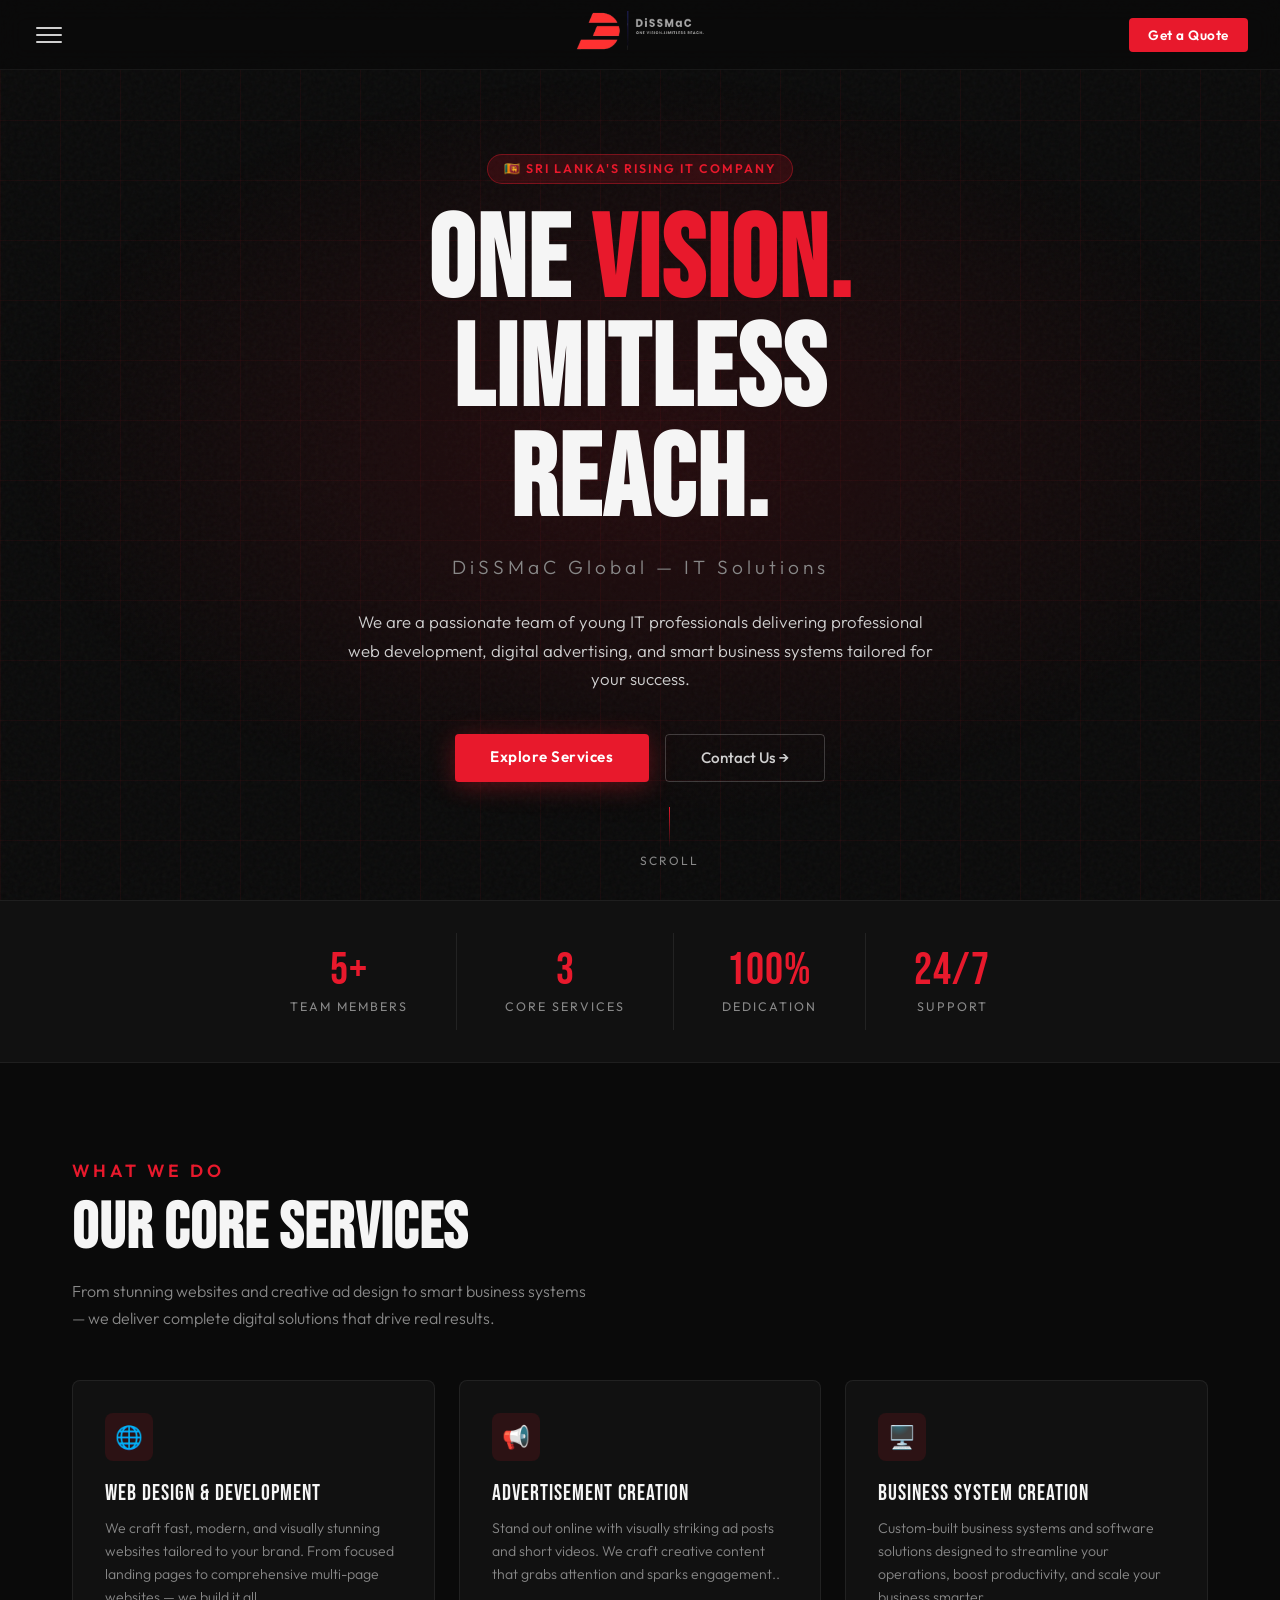
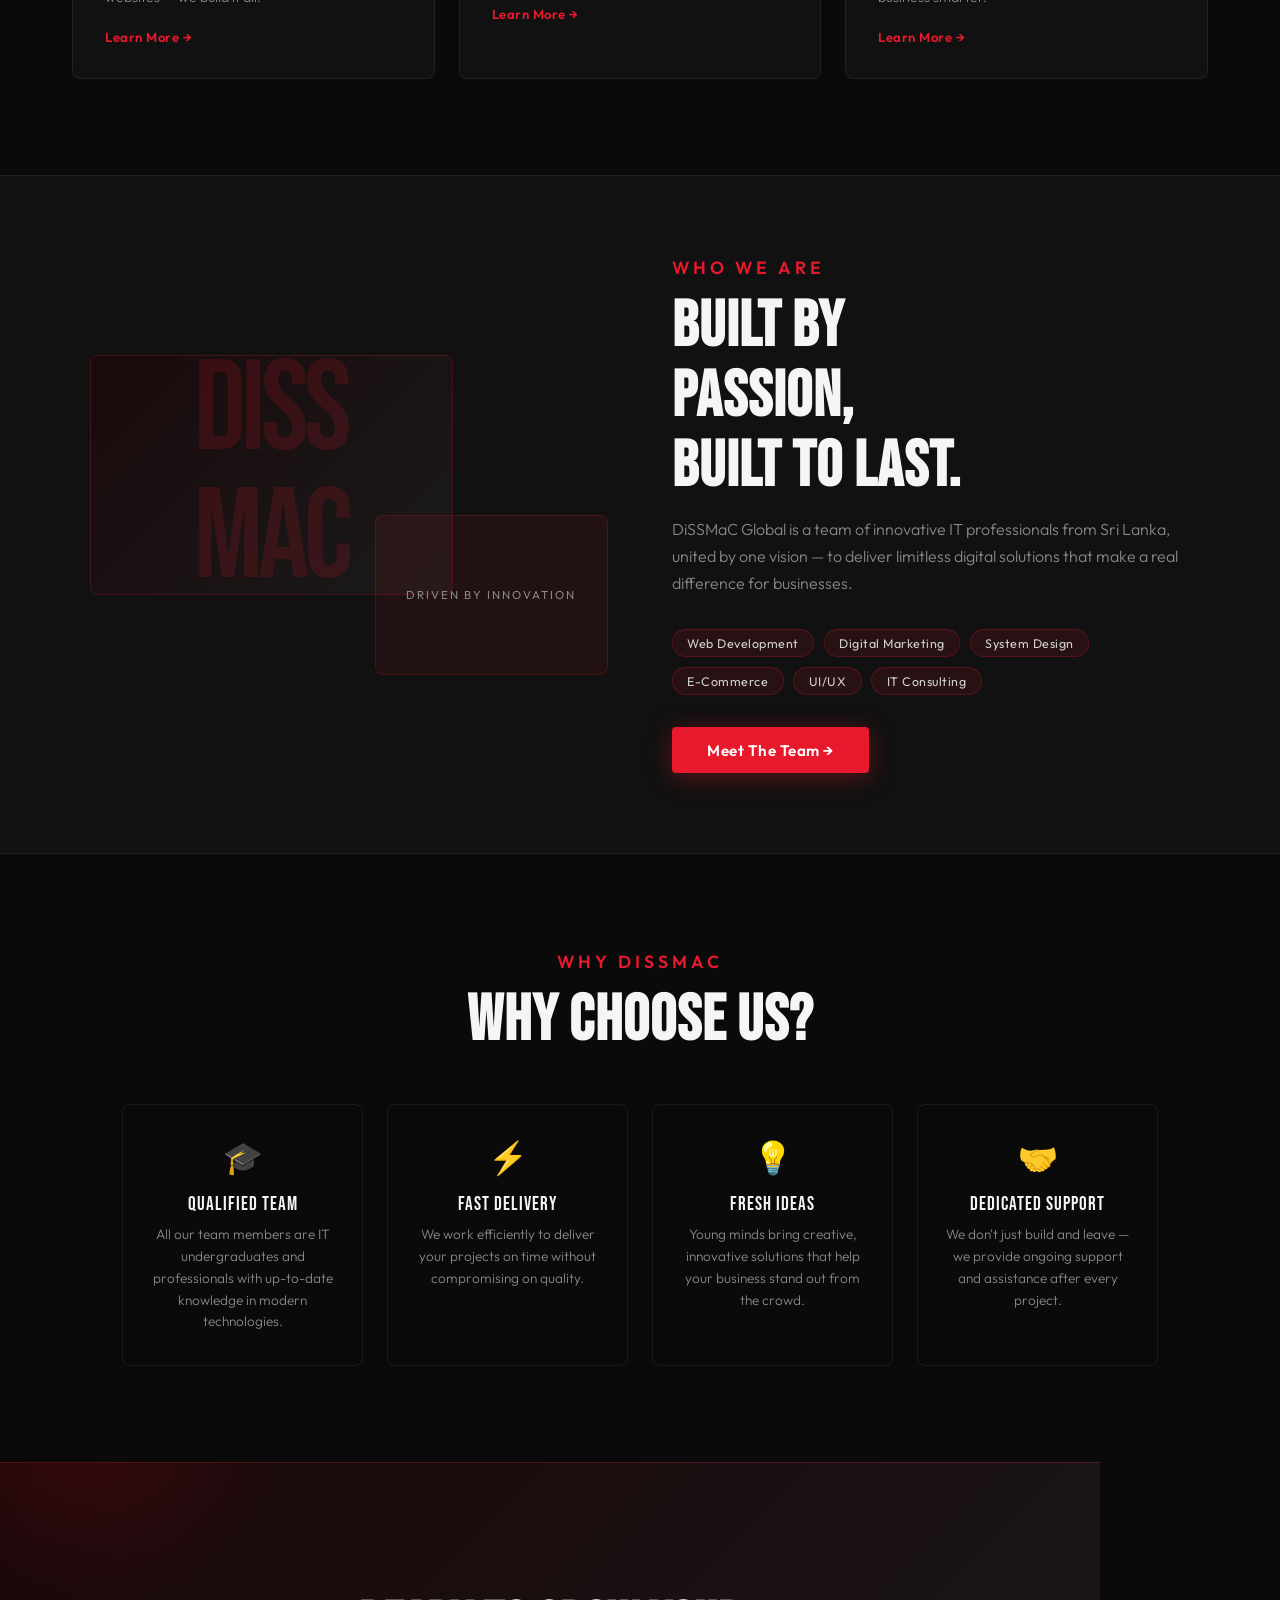
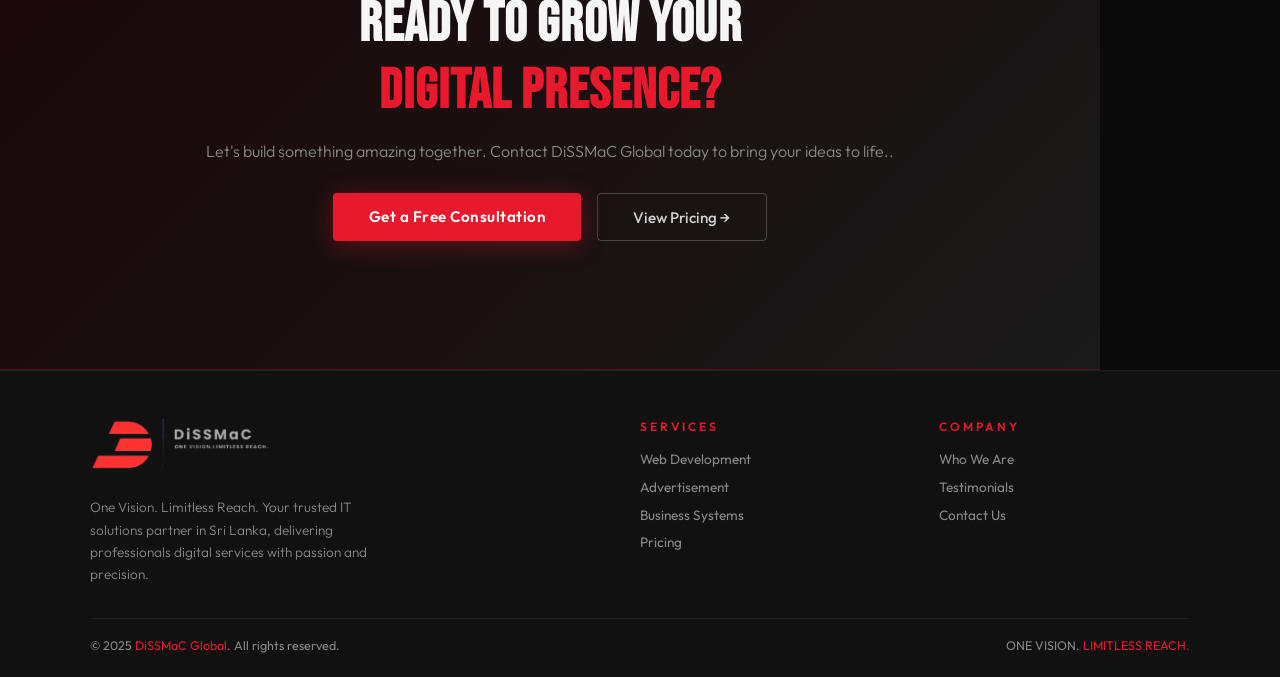
<file: index.html>
<!DOCTYPE html>
<html lang="en">
<head>
  <meta charset="UTF-8" />
  <meta name="viewport" content="width=device-width, initial-scale=1.0"/>
  <title>DiSSMaC Global — One Vision. Limitless Reach.</title>
  <link href="https://fonts.googleapis.com/css2?family=Bebas+Neue&family=Outfit:wght@300;400;500;600;700&display=swap" rel="stylesheet"/>
  <style>
    /* ── VARIABLES ── */
    :root {
      --red:       #e8192c;
      --red-dim:   #a01020;
      --dark:      #0a0a0a;
      --dark2:     #111111;
      --dark3:     #1a1a1a;
      --grey:      #888888;
      --light:     #d0d0d0;
      --white:     #f5f5f5;
      --sidebar-w: 300px;
      --font-head: 'Bebas Neue', sans-serif;
      --font-body: 'Outfit', sans-serif;
    }

    /* ── RESET ── */
    *, *::before, *::after { margin:0; padding:0; box-sizing:border-box; }
    html { scroll-behavior: smooth; }
    body {
      background: var(--dark);
      color: var(--light);
      font-family: var(--font-body);
      overflow-x: hidden;
    }
    a { text-decoration: none; color: inherit; }

    /* ── NOISE OVERLAY ── */
    body::before {
      content:'';
      position:fixed; inset:0;
      background-image: url("data:image/svg+xml,%3Csvg viewBox='0 0 256 256' xmlns='http://www.w3.org/2000/svg'%3E%3Cfilter id='n'%3E%3CfeTurbulence type='fractalNoise' baseFrequency='0.9' numOctaves='4' stitchTiles='stitch'/%3E%3C/filter%3E%3Crect width='100%25' height='100%25' filter='url(%23n)' opacity='0.04'/%3E%3C/svg%3E");
      pointer-events:none; z-index:0;
    }

    /* ════════════════════════════
       SIDEBAR / HAMBURGER MENU
    ════════════════════════════ */
    #sidebar-overlay {
      position:fixed; inset:0;
      background: rgba(0,0,0,0.6);
      backdrop-filter: blur(4px);
      opacity:0; pointer-events:none;
      transition: opacity .35s ease;
      z-index: 900;
    }
    #sidebar-overlay.active { opacity:1; pointer-events:all; }

    #sidebar {
      position: fixed;
      top:0; left:0;
      width: var(--sidebar-w);
      height: 100vh;
      background: var(--dark2);
      border-right: 1px solid rgba(232,25,44,.25);
      z-index: 1000;
      transform: translateX(-100%);
      transition: transform .4s cubic-bezier(.77,0,.18,1);
      display:flex; flex-direction:column;
      padding: 0 0 2rem 0;
      overflow-y: auto;
    }
    #sidebar.open { transform: translateX(0); }

    .sidebar-header {
      padding: 1.4rem 1.5rem;
      border-bottom: 1px solid rgba(255,255,255,.07);
      display:flex; align-items:center; justify-content:space-between;
    }
    .sidebar-logo {
      font-family: var(--font-head);
      font-size: 1.6rem;
      letter-spacing: 2px;
      color: var(--white);
    }
    .sidebar-logo span { color: var(--red); }

    #close-btn {
      background:none; border:none; cursor:pointer;
      color: var(--grey); font-size:1.5rem;
      transition: color .2s;
    }
    #close-btn:hover { color: var(--red); }

    .nav-list {
      list-style:none;
      padding: 1rem 0;
      flex:1;
    }
    .nav-list li { position:relative; }

    .nav-link {
      display:flex; align-items:center; justify-content:space-between;
      padding: .85rem 1.5rem;
      font-size: .95rem;
      font-weight: 500;
      letter-spacing: .5px;
      color: var(--light);
      transition: background .2s, color .2s, padding-left .2s;
      cursor:pointer;
    }
    .nav-link:hover {
      background: rgba(232,25,44,.08);
      color: var(--red);
      padding-left: 2rem;
    }
    .nav-link .arrow {
      font-size: .7rem;
      transition: transform .3s;
      color: var(--grey);
    }
    .nav-link.active-parent .arrow { transform: rotate(90deg); color: var(--red); }

    /* sub-menu */
    .sub-menu {
      list-style:none;
      max-height:0; overflow:hidden;
      transition: max-height .35s ease;
      background: rgba(0,0,0,.3);
    }
    .sub-menu.open { max-height: 200px; }
    .sub-menu li a {
      display:block;
      padding: .65rem 1.5rem .65rem 2.5rem;
      font-size:.875rem;
      color: var(--grey);
      transition: color .2s, padding-left .2s;
      position:relative;
    }
    .sub-menu li a::before {
      content:'›';
      position:absolute; left:1.5rem;
      color: var(--red-dim);
    }
    .sub-menu li a:hover { color: var(--red); padding-left: 3rem; }

    .nav-divider {
      height:1px;
      background: rgba(255,255,255,.06);
      margin: .5rem 1.5rem;
    }

    /* ════════════════════════════
       TOP NAVBAR
    ════════════════════════════ */
    #topbar {
      position: fixed; top:0; left:0; right:0;
      height: 70px;
      background: rgba(10,10,10,.92);
      backdrop-filter: blur(12px);
      border-bottom: 1px solid rgba(255,255,255,.06);
      display:flex; align-items:center; justify-content:space-between;
      padding: 0 2rem;
      z-index: 800;
    }

    #hamburger {
      background:none; border:none; cursor:pointer;
      display:flex; flex-direction:column; gap:5px;
      padding: 4px;
    }
    #hamburger span {
      display:block; width:26px; height:2px;
      background: var(--light);
      border-radius:2px;
      transition: transform .3s, opacity .3s, background .3s;
    }
    #hamburger:hover span { background: var(--red); }
    #hamburger.open span:nth-child(1) { transform: translateY(7px) rotate(45deg); }
    #hamburger.open span:nth-child(2) { opacity:0; }
    #hamburger.open span:nth-child(3) { transform: translateY(-7px) rotate(-45deg); }

    .topbar-logo {
      position:absolute; left:50%; transform:translateX(-50%);
     
      
    }
    
    .topbar-cta {
      background: var(--red);
      color: #fff;
      padding: .5rem 1.2rem;
      border-radius: 4px;
      font-size:.85rem;
      font-weight:600;
      letter-spacing:.5px;
      transition: background .2s, transform .2s;
    }
    .topbar-cta:hover { background: #c0101f; transform:scale(1.04); }

    /* ════════════════════════════
       HERO SECTION
    ════════════════════════════ */
    #hero {
      min-height: 100vh;
      display:flex; align-items:center; justify-content:center;
      position:relative;
      padding: 100px 2rem 4rem;
      overflow:hidden;
    }

    /* animated grid background */
    #hero::before {
      content:'';
      position:absolute; inset:0;
      background-image:
        linear-gradient(rgba(232,25,44,.06) 1px, transparent 1px),
        linear-gradient(90deg, rgba(232,25,44,.06) 1px, transparent 1px);
      background-size: 60px 60px;
      animation: gridMove 20s linear infinite;
    }
    @keyframes gridMove {
      0%   { background-position: 0 0; }
      100% { background-position: 60px 60px; }
    }

    /* radial glow */
    #hero::after {
      content:'';
      position:absolute; inset:0;
      background: radial-gradient(ellipse 70% 60% at 50% 50%,
        rgba(232,25,44,.12) 0%, transparent 70%);
      pointer-events:none;
    }

    .hero-inner {
      position:relative; z-index:2;
      text-align:center;
      max-width: 900px;
    }

    .hero-badge {
      display:inline-block;
      background: rgba(232,25,44,.15);
      border: 1px solid rgba(232,25,44,.4);
      color: var(--red);
      font-size:.78rem;
      font-weight:600;
      letter-spacing:2px;
      text-transform:uppercase;
      padding:.4rem 1rem;
      border-radius:20px;
      margin-bottom:1.5rem;
      animation: fadeUp .8s .1s both;
    }

    .hero-title {
      font-family: var(--font-head);
      font-size: clamp(3.5rem, 9vw, 8rem);
      line-height: .95;
      letter-spacing: 2px;
      color: var(--white);
      animation: fadeUp .8s .2s both;
    }
    .hero-title .red { color: var(--red); }

    .hero-sub {
      margin-top: 1.2rem;
      font-size: clamp(.95rem, 2vw, 1.2rem);
      color: var(--grey);
      font-weight:300;
      letter-spacing:4px;
      
      animation: fadeUp .8s .35s both;
    }

    .hero-desc {
      margin-top: 1.8rem;
      font-size: 1.05rem;
      color: var(--light);
      max-width:600px;
      margin-left:auto; margin-right:auto;
      line-height:1.7;
      font-weight:300;
      animation: fadeUp .8s .5s both;
    }

    .hero-btns {
      margin-top: 2.5rem;
      display:flex; gap:1rem; justify-content:center; flex-wrap:wrap;
      animation: fadeUp .8s .65s both;
    }
    .btn-primary {
      background: var(--red);
      color:#fff;
      padding:.85rem 2.2rem;
      border-radius:4px;
      font-weight:600;
      font-size:.95rem;
      letter-spacing:.5px;
      transition: background .2s, transform .2s, box-shadow .2s;
      box-shadow: 0 4px 24px rgba(232,25,44,.35);
    }
    .btn-primary:hover {
      background:#c0101f;
      transform:translateY(-3px);
      box-shadow: 0 8px 32px rgba(232,25,44,.5);
    }
    .btn-outline {
      border: 1px solid rgba(255,255,255,.2);
      color: var(--light);
      padding:.85rem 2.2rem;
      border-radius:4px;
      font-weight:500;
      font-size:.95rem;
      transition: border-color .2s, color .2s, transform .2s;
    }
    .btn-outline:hover {
      border-color: var(--red);
      color: var(--red);
      transform:translateY(-3px);
    }

    .hero-scroll {
      position:absolute; bottom:2rem; left:50%; transform:translateX(-50%);
      display:flex; flex-direction:column; align-items:center; gap:.4rem;
      color: var(--grey); font-size:.75rem; letter-spacing:2px;
      text-transform:uppercase;
      animation: fadeUp 1s 1s both;
    }
    .scroll-line {
      width:1px; height:40px;
      background: linear-gradient(var(--red), transparent);
      animation: scrollPulse 2s infinite;
    }
    @keyframes scrollPulse {
      0%,100% { opacity:.4; } 50% { opacity:1; }
    }

    /* ════════════════════════════
       STATS BAR
    ════════════════════════════ */
    #stats {
      background: var(--dark2);
      border-top: 1px solid rgba(255,255,255,.06);
      border-bottom: 1px solid rgba(255,255,255,.06);
      padding: 2rem;
      display:flex; justify-content:center; flex-wrap:wrap; gap:0;
    }
    .stat-item {
      text-align:center;
      padding: 1rem 3rem;
      border-right: 1px solid rgba(255,255,255,.08);
    }
    .stat-item:last-child { border-right:none; }
    .stat-num {
      font-family: var(--font-head);
      font-size:2.8rem;
      color: var(--red);
      letter-spacing:1px;
      line-height:1;
    }
    .stat-label {
      font-size:.78rem;
      color: var(--grey);
      letter-spacing:2px;
      text-transform:uppercase;
      margin-top:.3rem;
    }

    /* ════════════════════════════
       SERVICES SECTION
    ════════════════════════════ */
    #services {
      padding: 6rem 2rem;
      max-width:1200px;
      margin:0 auto;
    }

    .section-label {
      font-size:1.1rem;
      letter-spacing:4px;
      text-transform:uppercase;
      color: var(--red);
      font-weight:600;
      margin-bottom:.8rem;
    }
    .section-title {
      font-family: var(--font-head);
      font-size: clamp(2.5rem,5vw,4rem);
      color: var(--white);
      letter-spacing:1px;
      line-height:1.1;
      margin-bottom:.8rem;
    }
    .section-desc {
      color: var(--grey);
      max-width:520px;
      line-height:1.7;
      font-weight:300;
      margin-bottom:3rem;
    }

    .services-grid {
      display:grid;
      grid-template-columns: repeat(auto-fit, minmax(280px,1fr));
      gap:1.5rem;
    }

    .service-card {
      background: var(--dark2);
      border: 1px solid rgba(255,255,255,.07);
      border-radius:8px;
      padding:2rem;
      position:relative;
      overflow:hidden;
      transition: transform .3s, border-color .3s, box-shadow .3s;
      cursor:default;
    }
    .service-card::before {
      content:'';
      position:absolute; top:0; left:0; right:0; height:2px;
      background: linear-gradient(90deg, var(--red), transparent);
      transform: scaleX(0); transform-origin:left;
      transition: transform .3s;
    }
    .service-card:hover {
      transform:translateY(-6px);
      border-color: rgba(232,25,44,.3);
      box-shadow: 0 12px 40px rgba(0,0,0,.4);
    }
    .service-card:hover::before { transform:scaleX(1); }

    .service-icon {
      width:48px; height:48px;
      background: rgba(232,25,44,.12);
      border-radius:8px;
      display:flex; align-items:center; justify-content:center;
      font-size:1.4rem;
      margin-bottom:1.2rem;
      transition: background .3s;
    }
    .service-card:hover .service-icon { background: rgba(232,25,44,.25); }

    .service-name {
      font-family: var(--font-head);
      font-size:1.4rem;
      letter-spacing:1px;
      color: var(--white);
      margin-bottom:.6rem;
    }
    .service-text {
      font-size:.88rem;
      color: var(--grey);
      line-height:1.65;
      font-weight:300;
    }
    .service-link {
      display:inline-flex; align-items:center; gap:.4rem;
      margin-top:1.2rem;
      font-size:.82rem;
      color: var(--red);
      font-weight:600;
      letter-spacing:.5px;
      transition: gap .2s;
    }
    .service-link:hover { gap:.8rem; }

    /* ════════════════════════════
       ABOUT / TEAM STRIP
    ════════════════════════════ */
    #about {
      background: var(--dark2);
      border-top: 1px solid rgba(255,255,255,.06);
      border-bottom: 1px solid rgba(255,255,255,.06);
      padding: 5rem 2rem;
    }
    .about-inner {
      max-width:1100px; margin:0 auto;
      display:grid; grid-template-columns:1fr 1fr; gap:4rem; align-items:center;
    }
    @media(max-width:700px){ .about-inner{ grid-template-columns:1fr; gap:2rem; } }

    .about-visual {
      position:relative; height:320px;
    }
    .about-box {
      position:absolute;
      background: var(--dark3);
      border:1px solid rgba(232,25,44,.2);
      border-radius:8px;
    }
    .about-box-1 {
      width:70%; height:75%;
      top:0; left:0;
      background: linear-gradient(135deg, #1a0a0c, #1a1a1a);
      display:flex; align-items:center; justify-content:center;
    }
    .about-box-1 .big-d {
      font-family:var(--font-head);
      font-size:8rem;
      color: rgba(232,25,44,.15);
      letter-spacing:-5px;
      line-height:1;
    }
    .about-box-2 {
      width:45%; height:50%;
      bottom:0; right:0;
      background: rgba(232,25,44,.08);
      display:flex; flex-direction:column;
      align-items:center; justify-content:center; gap:.3rem;
    }
    .about-box-2 .num {
      font-family:var(--font-head);
      font-size:3rem; color:var(--red);
    }
    .about-box-2 .txt {
      font-size:.72rem; color:var(--grey);
      letter-spacing:2px; text-transform:uppercase;
    }

    .about-content .section-desc { margin-bottom:2rem; }
    .about-tags {
      display:flex; flex-wrap:wrap; gap:.6rem;
    }
    .tag {
      background: rgba(232,25,44,.1);
      border:1px solid rgba(232,25,44,.25);
      color: var(--light);
      padding:.35rem .9rem;
      border-radius:20px;
      font-size:.78rem;
      letter-spacing:.5px;
    }

    /* ════════════════════════════
       WHY US
    ════════════════════════════ */
    #why {
      padding: 6rem 2rem;
      max-width:1100px; margin:0 auto;
      text-align:center;
    }
    .why-grid {
      display:grid;
      grid-template-columns: repeat(auto-fit, minmax(220px,1fr));
      gap:1.5rem;
      margin-top:3rem;
    }
    .why-card {
      padding:2rem 1.5rem;
      border:1px solid rgba(255,255,255,.07);
      border-radius:8px;
      transition: border-color .3s, background .3s;
    }
    .why-card:hover {
      border-color: rgba(232,25,44,.3);
      background: rgba(232,25,44,.04);
    }
    .why-icon { font-size:2rem; margin-bottom:1rem; }
    .why-title {
      font-family:var(--font-head);
      font-size:1.2rem; letter-spacing:1px;
      color:var(--white); margin-bottom:.5rem;
    }
    .why-text { font-size:.85rem; color:var(--grey); line-height:1.6; font-weight:300; }

    /* ════════════════════════════
       CTA BANNER
    ════════════════════════════ */
    #cta {
      margin: 0 2rem 6rem;
      max-width:1100px;
      margin-left:auto; margin-right:auto;
      background: linear-gradient(135deg, #1a0608, #1a1a1a);
      border:1px solid rgba(232,25,44,.25);
      border-radius:12px;
      padding:4rem 3rem;
      text-align:center;
      position:relative; overflow:hidden;
    }
    #cta::before {
      content:'';
      position:absolute; top:-50%; left:-10%;
      width:400px; height:400px;
      background: radial-gradient(circle, rgba(232,25,44,.15), transparent 70%);
      pointer-events:none;
    }
    .cta-title {
      font-family:var(--font-head);
      font-size:clamp(2rem,5vw,3.5rem);
      color:var(--white);
      letter-spacing:1px;
      margin-bottom:1rem;
      position:relative; z-index:1;
    }
    .cta-sub {
      color:var(--grey); font-size:1rem;
      font-weight:300; margin-bottom:2rem;
      position:relative; z-index:1;
    }

    /* ════════════════════════════
       FOOTER
    ════════════════════════════ */
    footer {
      background: var(--dark2);
      border-top:1px solid rgba(255,255,255,.06);
      padding:3rem 2rem 1.5rem;
    }
    .footer-inner {
      max-width:1100px; margin:0 auto;
      display:grid; grid-template-columns:2fr 1fr 1fr; gap:3rem;
    }
    @media(max-width:650px){ .footer-inner{ grid-template-columns:1fr; gap:2rem; } }

    .footer-brand .brand-name {
      font-family:var(--font-head);
      font-size:1.8rem; letter-spacing:2px; color:var(--white);
    }
    .footer-brand .brand-name span { color:var(--red); }
    .footer-brand p {
      margin-top:.8rem; font-size:.85rem;
      color:var(--grey); line-height:1.65; font-weight:300;
      max-width:300px;
    }
    .footer-col h4 {
      font-size:.75rem; letter-spacing:3px;
      text-transform:uppercase; color:var(--red);
      margin-bottom:1rem; font-weight:600;
    }
    .footer-col ul { list-style:none; }
    .footer-col ul li {
      margin-bottom:.6rem;
    }
    .footer-col ul li a {
      font-size:.85rem; color:var(--grey);
      transition: color .2s, padding-left .2s;
      display:block;
    }
    .footer-col ul li a:hover { color:var(--red); padding-left:6px; }

    .footer-bottom {
      max-width:1100px; margin:2rem auto 0;
      border-top:1px solid rgba(255,255,255,.06);
      padding-top:1.2rem;
      display:flex; justify-content:space-between; flex-wrap:wrap; gap:1rem;
      font-size:.78rem; color:var(--grey);
    }
    .footer-bottom span { color:var(--red); }

    /* ════════════════════════════
       ANIMATIONS
    ════════════════════════════ */
    @keyframes fadeUp {
      from { opacity:0; transform:translateY(24px); }
      to   { opacity:1; transform:translateY(0); }
    }

    /* ════════════════════════════
       RESPONSIVE
    ════════════════════════════ */
    @media(max-width:480px){
      .stat-item { padding:.8rem 1.5rem; }
      #cta { padding:2.5rem 1.5rem; }
      .topbar-logo { font-size:1.4rem; }
    }
  </style>
</head>
<body>

  <!-- ══ SIDEBAR OVERLAY ══ -->
  <div id="sidebar-overlay" onclick="closeSidebar()"></div>

  <!-- ══ SIDEBAR ══ -->
  <nav id="sidebar">
    <div class="sidebar-header">
      <div class="sidebar-logo">Di<span>SS</span>MaC</div>
      <button id="close-btn" onclick="closeSidebar()">✕</button>
    </div>

    <ul class="nav-list">
      <li>
        <a href="#hero" class="nav-link" onclick="closeSidebar()">
          <span>🏠 Home</span>
        </a>
      </li>
      <li>
        <a href="#about" class="nav-link" onclick="closeSidebar()">
          <span>👥 Who We Are</span>
        </a>
      </li>

      <div class="nav-divider"></div>

      <!-- Services with submenu -->
      <li>
        <div class="nav-link" onclick="toggleServices(this)">
          <span>⚙️ Services</span>
          <span class="arrow">›</span>
        </div>
        <ul class="sub-menu" id="services-sub">
          <li><a href="web-development.html" onclick="closeSidebar()">🌐 Website Design & Development</a></li>
          <li><a href="advertisement.html" onclick="closeSidebar()">📢 Advertisement Creation</a></li>
          <li><a href="business-systems.html" onclick="closeSidebar()">🖥️ Business System Creation</a></li>
        </ul>
      </li>

      <div class="nav-divider"></div>

      <li>
        <a href="testimonials.html" class="nav-link" onclick="closeSidebar()">
          <span>⭐ Testimonials</span>
        </a>
      </li>
      <li>
        <a href="pricing.html" class="nav-link" onclick="closeSidebar()">
          <span>💰 Pricing</span>
        </a>
      </li>
      <li>
        <a href="contact.html" class="nav-link" onclick="closeSidebar()">
          <span>📩 Contact Us</span>
        </a>
      </li>
    </ul>

    <!-- Sidebar footer -->
    <div style="padding:1.2rem 1.5rem; border-top:1px solid rgba(255,255,255,.07);">
      <p style="font-size:.72rem; color:var(--grey); letter-spacing:1px; text-transform:uppercase; margin-bottom:.5rem;">ONE VISION. LIMITLESS REACH.</p>
      <p style="font-size:.75rem; color:var(--grey);">📞 [Your Phone Number]</p>
    </div>
  </nav>

  <!-- ══ TOP BAR ══ -->
  <header id="topbar">
    <button id="hamburger" onclick="toggleSidebar()" aria-label="Menu">
      <span></span><span></span><span></span>
    </button>
    <div class="topbar-logo"><img width="130vw" height="43vh" margin-top="150vh" src="sslog.png"></div>
    <a href="contact.html" class="topbar-cta">Get a Quote</a>
  </header>

  <!-- ══ HERO ══ -->
  <section id="hero">
    <div class="hero-inner">
      <div class="hero-badge">🇱🇰 Sri Lanka's Rising IT Company</div>
      <h1 class="hero-title">
        ONE <span class="red">VISION.</span><br>LIMITLESS<br>REACH.
      </h1>
      <p class="hero-sub">DiSSMaC Global — IT Solutions</p>
      <p class="hero-desc">
        We are a passionate team of young IT professionals delivering 
        professional web development, digital advertising, and smart 
        business systems tailored for your success.
      </p>
      <div class="hero-btns">
        <a href="#services" class="btn-primary">Explore Services</a>
        <a href="contact.html" class="btn-outline">Contact Us →</a>
      </div>
    </div>
    <div class="hero-scroll">
      <div class="scroll-line"></div>
      <span>Scroll</span>
    </div>
  </section>

  <!-- ══ STATS ══ -->
  <section id="stats">
    <div class="stat-item">
      <div class="stat-num">5+</div>
      <div class="stat-label">Team Members</div>
    </div>
    <div class="stat-item">
      <div class="stat-num">3</div>
      <div class="stat-label">Core Services</div>
    </div>
    <div class="stat-item">
      <div class="stat-num">100%</div>
      <div class="stat-label">Dedication</div>
    </div>
    <div class="stat-item">
      <div class="stat-num">24/7</div>
      <div class="stat-label">Support</div>
    </div>
  </section>

  <!-- ══ SERVICES ══ -->
  <section id="services">
    <p class="section-label">What We Do</p>
    <h2 class="section-title">Our Core Services</h2>
    <p class="section-desc">From stunning websites and creative ad design to smart business systems — we deliver complete digital solutions that drive real results.</p>

    <div class="services-grid">
      <div class="service-card">
        <div class="service-icon">🌐</div>
        <div class="service-name">Web Design & Development</div>
        <p class="service-text">We craft fast, modern, and visually stunning websites tailored to your brand. From focused landing pages to comprehensive multi-page websites — we build it all.</p>
        <a href="web-development.html" class="service-link">Learn More →</a>
      </div>
      <div class="service-card">
        <div class="service-icon">📢</div>
        <div class="service-name">Advertisement Creation</div>
        <p class="service-text">Stand out online with visually striking ad posts and short videos. We craft creative content that grabs attention and sparks engagement..</p>
        <a href="advertisement.html" class="service-link">Learn More →</a>
      </div>
      <div class="service-card">
        <div class="service-icon">🖥️</div>
        <div class="service-name">Business System Creation</div>
        <p class="service-text">Custom-built business systems and software solutions designed to streamline your operations, boost productivity, and scale your business smarter.</p>
        <a href="business-systems.html" class="service-link">Learn More →</a>
      </div>
    </div>
  </section>

  <!-- ══ ABOUT STRIP ══ -->
  <section id="about">
    <div class="about-inner">
      <div class="about-visual">
        <div class="about-box about-box-1">
          <div class="big-d">DiSS<br>MaC</div>
        </div>
        <div class="about-box about-box-2">
          <div class="txt">Driven by Innovation</div>
        </div>
      </div>
      <div class="about-content">
        <p class="section-label">Who We Are</p>
        <h2 class="section-title">Built by<br>Passion,<br>Built to Last.</h2>
        <p class="section-desc">DiSSMaC Global is a team of innovative IT professionals from Sri Lanka, united by one vision — to deliver limitless digital solutions that make a real difference for businesses.</p>
        <div class="about-tags">
          <span class="tag">Web Development</span>
          <span class="tag">Digital Marketing</span>
          <span class="tag">System Design</span>
          <span class="tag">E-Commerce</span>
          <span class="tag">UI/UX</span>
          <span class="tag">IT Consulting</span>
        </div>
        <a href="who-we-are.html" class="btn-primary" style="display:inline-block;margin-top:2rem;">Meet The Team →</a>
      </div>
    </div>
  </section>

  <!-- ══ WHY US ══ -->
  <section id="why">
    <p class="section-label">Why DiSSMaC</p>
    <h2 class="section-title">Why Choose Us?</h2>
    <div class="why-grid">
      <div class="why-card">
        <div class="why-icon">🎓</div>
        <div class="why-title">Qualified Team</div>
        <p class="why-text">All our team members are IT undergraduates and professionals with up-to-date knowledge in modern technologies.</p>
      </div>
      <div class="why-card">
        <div class="why-icon">⚡</div>
        <div class="why-title">Fast Delivery</div>
        <p class="why-text">We work efficiently to deliver your projects on time without compromising on quality.</p>
      </div>
      <div class="why-card">
        <div class="why-icon">💡</div>
        <div class="why-title">Fresh Ideas</div>
        <p class="why-text">Young minds bring creative, innovative solutions that help your business stand out from the crowd.</p>
      </div>
      <div class="why-card">
        <div class="why-icon">🤝</div>
        <div class="why-title">Dedicated Support</div>
        <p class="why-text">We don't just build and leave — we provide ongoing support and assistance after every project.</p>
      </div>
    </div>
  </section>

  <!-- ══ CTA ══ -->
  <section id="cta" style="margin-bottom:0; border-radius:0; border-left:none; border-right:none; margin:0;">
    <div style="max-width:1100px;margin:0 auto;padding:4rem 2rem;text-align:center;position:relative;z-index:1;">
      <h2 class="cta-title">Ready to Grow Your<br><span style="color:var(--red)">Digital Presence?</span></h2>
      <p class="cta-sub">Let's build something amazing together. Contact DiSSMaC Global today to bring your ideas to life..</p>
      <div style="display:flex;gap:1rem;justify-content:center;flex-wrap:wrap;">
        <a href="contact.html" class="btn-primary">Get a Free Consultation</a>
        <a href="pricing.html" class="btn-outline">View Pricing →</a>
      </div>
    </div>
  </section>

  <!-- ══ FOOTER ══ -->
  <footer>
    <div class="footer-inner">
      <div class="footer-brand">
        <div class="brand-name"><img width="180vw" height="55vh" src="sslog.png"></div>
        <p>One Vision. Limitless Reach. Your trusted IT solutions partner in Sri Lanka, delivering professionals digital services with passion and precision.</p>
      </div>
      <div class="footer-col">
        <h4>Services</h4>
        <ul>
          <li><a href="web-development.html">Web Development</a></li>
          <li><a href="advertisement.html">Advertisement</a></li>
          <li><a href="business-systems.html">Business Systems</a></li>
          <li><a href="pricing.html">Pricing</a></li>
        </ul>
      </div>
      <div class="footer-col">
        <h4>Company</h4>
        <ul>
          <li><a href="who-we-are.html">Who We Are</a></li>
          <li><a href="testimonials.html">Testimonials</a></li>
          <li><a href="contact.html">Contact Us</a></li>
        </ul>
      </div>
    </div>
    <div class="footer-bottom">
      <p>© 2025 <span>DiSSMaC Global</span>. All rights reserved.</p>
      <p>ONE VISION. <span>LIMITLESS REACH.</span></p>
    </div>
  </footer>

  <!-- ══ SCRIPTS ══ -->
  <script>
    /* — Sidebar toggle — */
    function toggleSidebar() {
      const sidebar  = document.getElementById('sidebar');
      const overlay  = document.getElementById('sidebar-overlay');
      const burger   = document.getElementById('hamburger');
      sidebar.classList.toggle('open');
      overlay.classList.toggle('active');
      burger.classList.toggle('open');
    }
    function closeSidebar() {
      document.getElementById('sidebar').classList.remove('open');
      document.getElementById('sidebar-overlay').classList.remove('active');
      document.getElementById('hamburger').classList.remove('open');
    }

    /* — Services submenu — */
    function toggleServices(el) {
      const sub = document.getElementById('services-sub');
      sub.classList.toggle('open');
      el.classList.toggle('active-parent');
    }

    /* — Smooth scroll for internal anchors — */
    document.querySelectorAll('a[href^="#"]').forEach(a => {
      a.addEventListener('click', e => {
        e.preventDefault();
        const target = document.querySelector(a.getAttribute('href'));
        if (target) target.scrollIntoView({ behavior:'smooth' });
      });
    });

    /* — Topbar shadow on scroll — */
    window.addEventListener('scroll', () => {
      const tb = document.getElementById('topbar');
      tb.style.boxShadow = window.scrollY > 40
        ? '0 4px 30px rgba(0,0,0,.6)' : 'none';
    });
  </script>
</body>
</html>
</file>
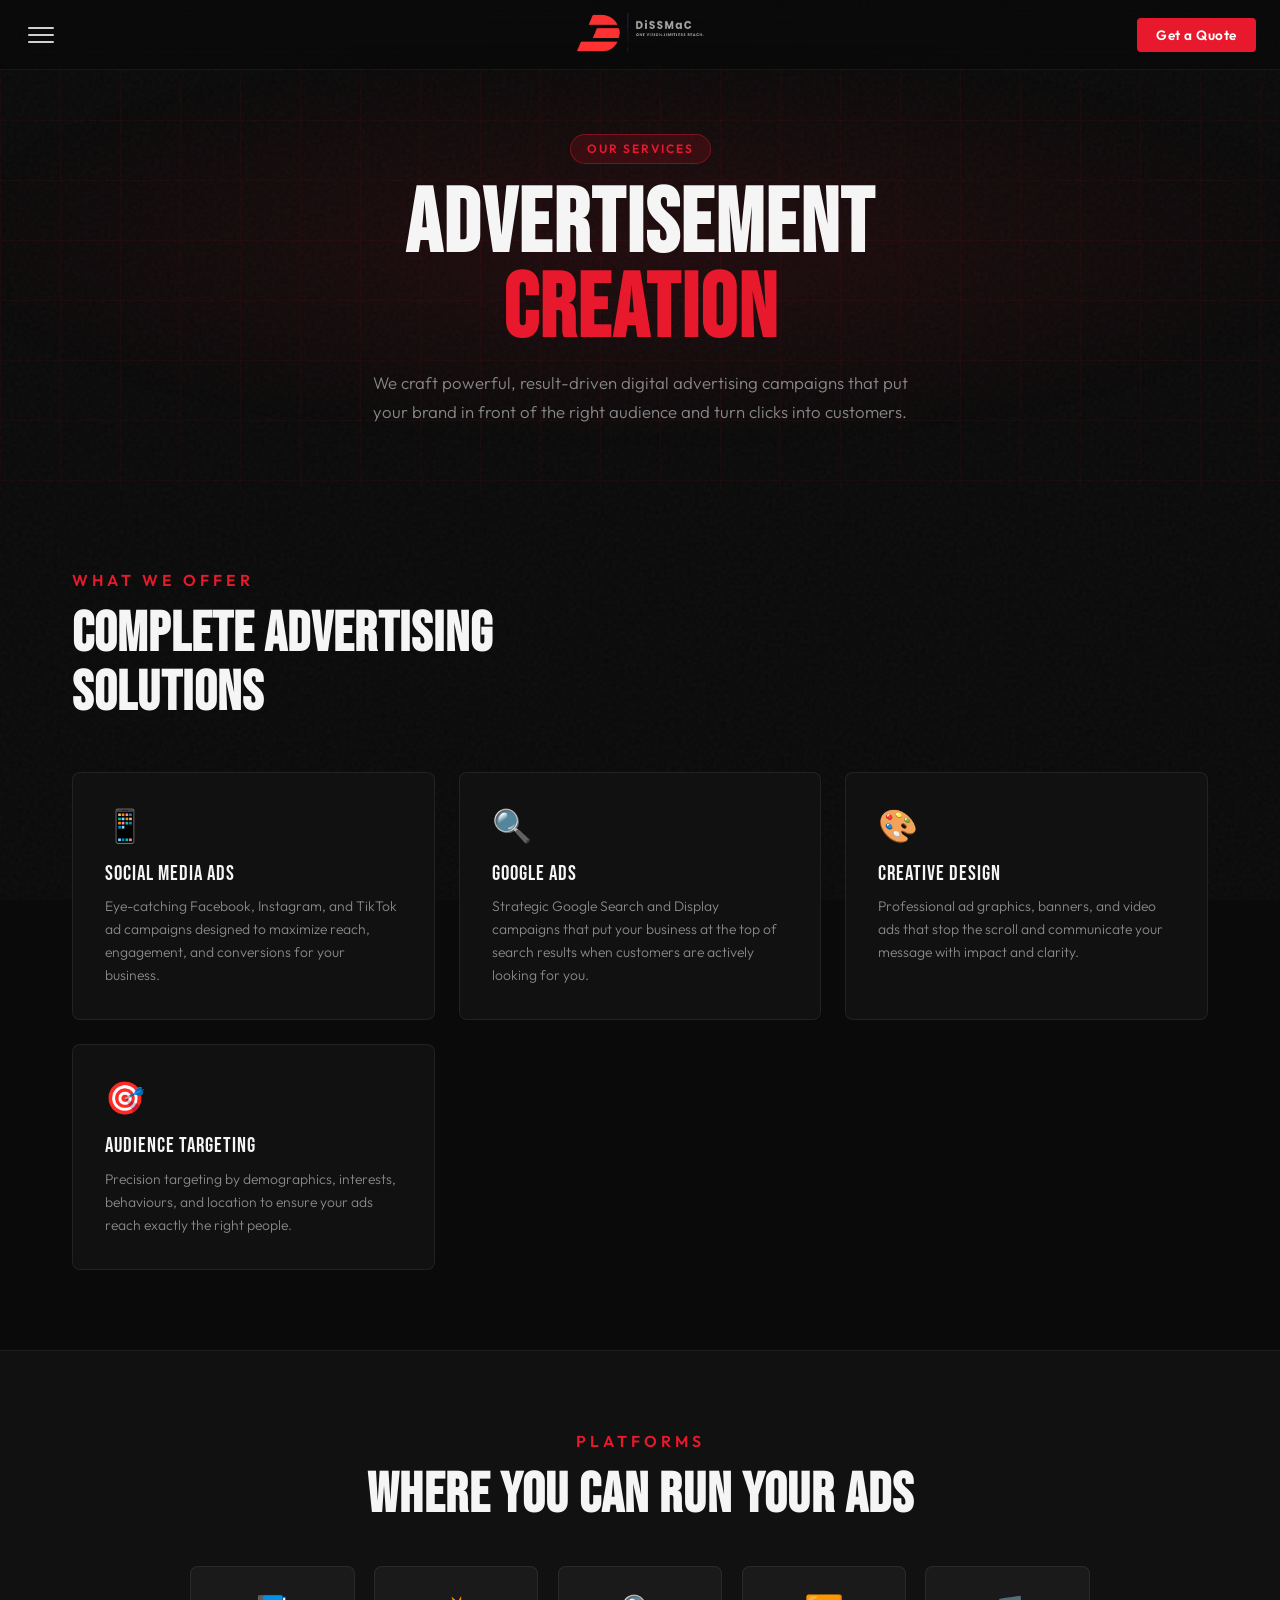
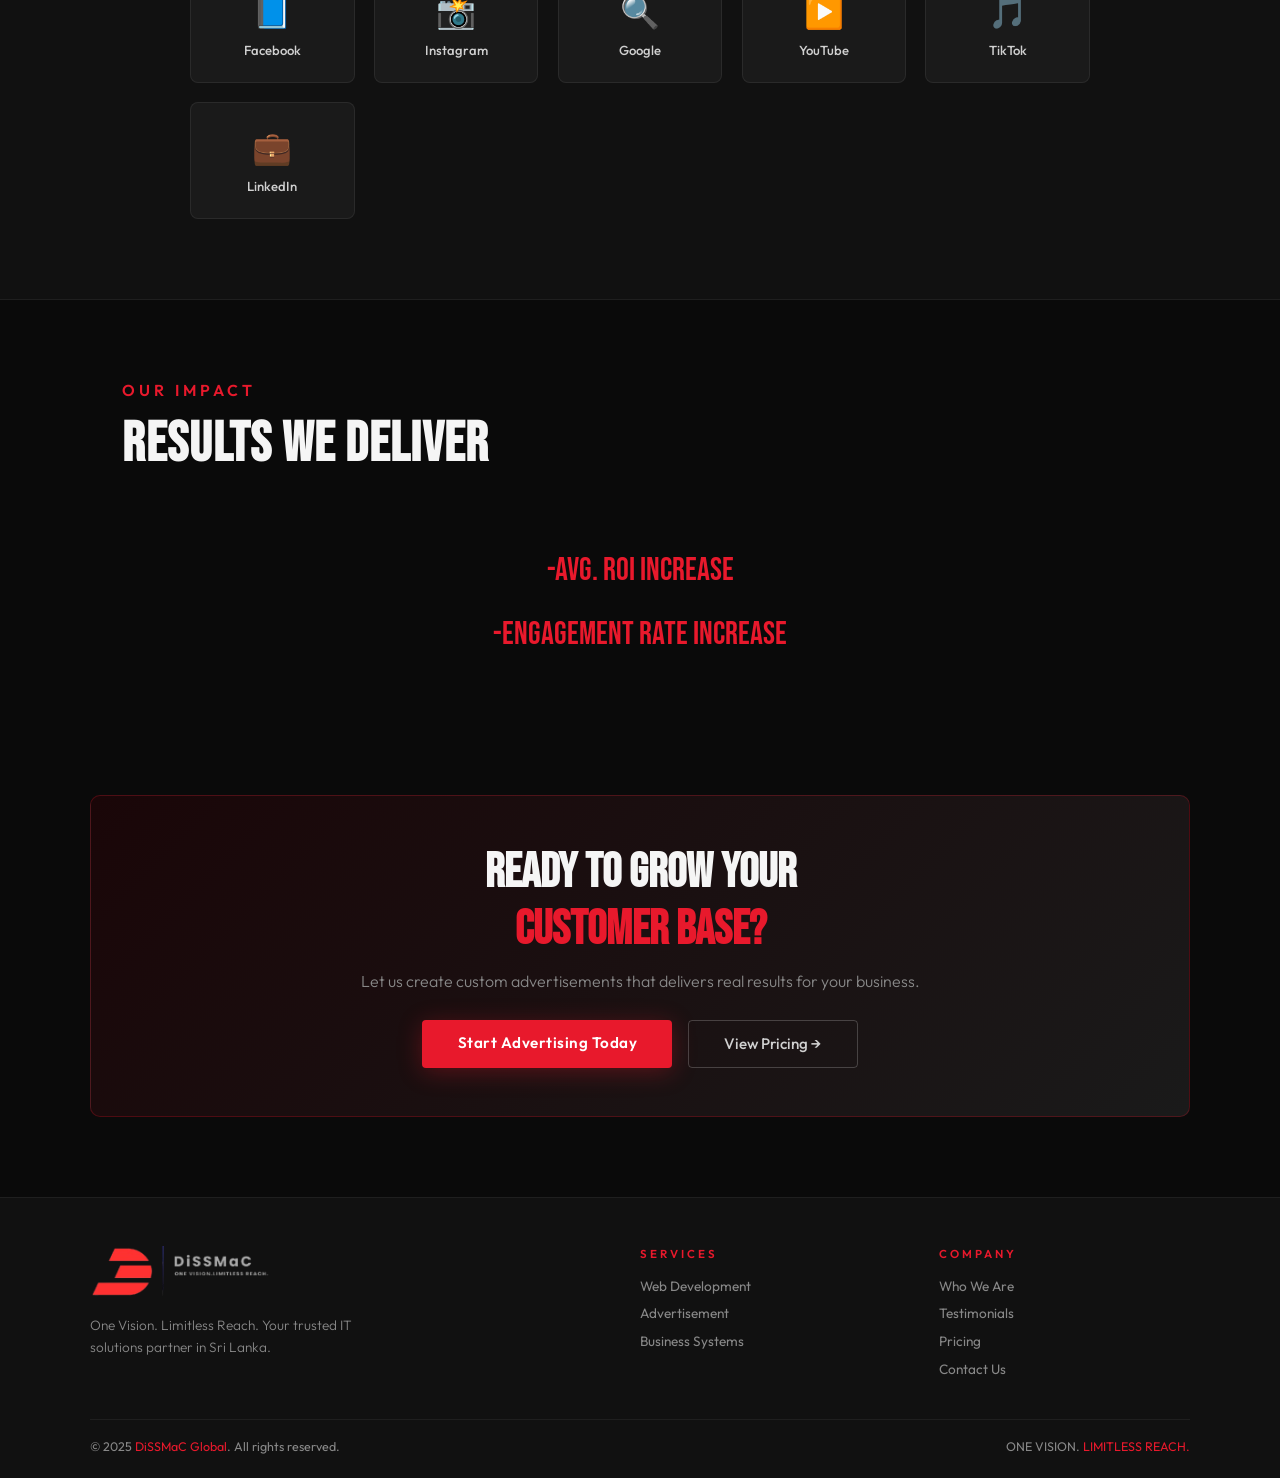
<file: advertisement.html>
<!DOCTYPE html>
<html lang="en">
<head>
<meta charset="UTF-8"/><meta name="viewport" content="width=device-width,initial-scale=1.0"/>
<title>Advertisement Creation — DiSSMaC Global</title>
<link rel="stylesheet" href="shared.css"/>
<style>
.main-content{position:relative;z-index:1}
.ad-section{padding:5rem 2rem;max-width:1200px;margin:0 auto}
.features-grid{display:grid;grid-template-columns:repeat(auto-fit,minmax(280px,1fr));gap:1.5rem;margin-top:3rem}
.feature-card{background:var(--dark2);border:1px solid rgba(255,255,255,.07);border-radius:8px;padding:2rem;transition:transform .3s,border-color .3s,box-shadow .3s;position:relative;overflow:hidden}
.feature-card::before{content:'';position:absolute;top:0;left:0;right:0;height:2px;background:linear-gradient(90deg,var(--red),transparent);transform:scaleX(0);transform-origin:left;transition:transform .3s}
.feature-card:hover{transform:translateY(-6px);border-color:rgba(232,25,44,.3);box-shadow:0 12px 40px rgba(0,0,0,.4)}
.feature-card:hover::before{transform:scaleX(1)}
.feature-icon{font-size:2rem;margin-bottom:1rem}
.feature-title{font-family:var(--font-head);font-size:1.3rem;letter-spacing:1px;color:var(--white);margin-bottom:.6rem}
.feature-text{font-size:.87rem;color:var(--grey);line-height:1.65;font-weight:300}
.platforms-section{background:var(--dark2);border-top:1px solid rgba(255,255,255,.06);border-bottom:1px solid rgba(255,255,255,.06);padding:5rem 2rem;text-align:center}
.platforms-inner{max-width:900px;margin:0 auto}
.platform-grid{display:grid;grid-template-columns:repeat(auto-fit,minmax(140px,1fr));gap:1.2rem;margin-top:2.5rem}
.platform-card{background:var(--dark3);border:1px solid rgba(255,255,255,.07);border-radius:8px;padding:1.5rem 1rem;text-align:center;transition:border-color .3s,transform .3s}
.platform-card:hover{border-color:rgba(232,25,44,.3);transform:translateY(-4px)}
.platform-icon{font-size:2rem;margin-bottom:.7rem}
.platform-name{font-size:.82rem;color:var(--light);font-weight:500}
.results-section{padding:5rem 2rem;max-width:1100px;margin:0 auto}
.results-grid{display:grid;grid-template-columns:repeat(auto-fit,minmax(200px,1fr));gap:1.5rem;margin-top:3rem}
.result-card{text-align:center;padding:2rem;}
.result-num{font-family:var(--font-head);font-size:2rem;color:var(--red);line-height:1}
.result-label{font-size:.6rem;color:var(--grey);letter-spacing:1px;text-transform:uppercase;margin-top:.4rem}
.cta-strip{margin:0 2rem 5rem;max-width:1100px;margin-left:auto;margin-right:auto;background:linear-gradient(135deg,#1a0608,#1a1a1a);border:1px solid rgba(232,25,44,.25);border-radius:10px;padding:3rem 2rem;text-align:center}
.cta-strip h2{font-family:var(--font-head);font-size:clamp(1.8rem,4vw,3rem);color:var(--white);margin-bottom:.8rem}
.cta-strip p{color:var(--grey);margin-bottom:1.8rem;font-weight:300}
.btn-row{display:flex;gap:1rem;justify-content:center;flex-wrap:wrap}
</style>
</head>
<body>
<div id="sidebar-overlay" onclick="closeSidebar()"></div>
<nav id="sidebar">
  <div class="sidebar-header"><div class="sidebar-logo">Di<span>SS</span>MaC</div><button id="close-btn" onclick="closeSidebar()">✕</button></div>
  <ul class="nav-list">
    <li><a href="index.html" class="nav-link"><span>🏠 Home</span></a></li>
    <li><a href="who-we-are.html" class="nav-link"><span>👥 Who We Are</span></a></li>
    <div class="nav-divider"></div>
    <li>
      <div class="nav-link active-parent" onclick="toggleServices(this)"><span>⚙️ Services</span><span class="arrow">›</span></div>
      <ul class="sub-menu open" id="services-sub">
        <li><a href="web-development.html">🌐 Website Design & Development</a></li>
        <li><a href="advertisement.html" style="color:var(--red)">📢 Advertisement Creation</a></li>
        <li><a href="business-systems.html">🖥️ Business System Creation</a></li>
      </ul>
    </li>
    <div class="nav-divider"></div>
    <li><a href="testimonials.html" class="nav-link"><span>⭐ Testimonials</span></a></li>
    <li><a href="pricing.html" class="nav-link"><span>💰 Pricing</span></a></li>
    <li><a href="contact.html" class="nav-link"><span>📩 Contact Us</span></a></li>
  </ul>
  <div class="sidebar-foot"><p>One Vision. Limitless Reach.</p></div>
</nav>
<header id="topbar">
  <button id="hamburger" onclick="toggleSidebar()"><span></span><span></span><span></span></button>
  <a href="index.html" class="topbar-logo"><img width="130vw" height="43vh" margin-top="150vh" src="sslog.png"></a>
  <a href="contact.html" class="topbar-cta">Get a Quote</a>
</header>

<div class="main-content">
  <section class="page-hero">
    <div class="page-hero-inner">
      <div class="page-label">Our Services</div>
      <h1 class="page-title">ADVERTISEMENT<br><span class="r">CREATION</span></h1>
      <p class="page-subtitle">We craft powerful, result-driven digital advertising campaigns that put your brand in front of the right audience and turn clicks into customers.</p>
    </div>
  </section>

  <section class="ad-section">
    <p class="section-label">What We Offer</p>
    <h2 class="section-title">Complete Advertising<br>Solutions</h2>
    <div class="features-grid">
      <div class="feature-card"><div class="feature-icon">📱</div><div class="feature-title">Social Media Ads</div><p class="feature-text">Eye-catching Facebook, Instagram, and TikTok ad campaigns designed to maximize reach, engagement, and conversions for your business.</p></div>
      <div class="feature-card"><div class="feature-icon">🔍</div><div class="feature-title">Google Ads</div><p class="feature-text">Strategic Google Search and Display campaigns that put your business at the top of search results when customers are actively looking for you.</p></div>
      <div class="feature-card"><div class="feature-icon">🎨</div><div class="feature-title">Creative Design</div><p class="feature-text">Professional ad graphics, banners, and video ads that stop the scroll and communicate your message with impact and clarity.</p></div>
      <div class="feature-card"><div class="feature-icon">🎯</div><div class="feature-title">Audience Targeting</div><p class="feature-text">Precision targeting by demographics, interests, behaviours, and location to ensure your ads reach exactly the right people.</p></div>
    </div>
  </section>

  <section class="platforms-section">
    <div class="platforms-inner">
      <p class="section-label">Platforms</p>
      <h2 class="section-title">Where You Can Run Your Ads</h2>
      <div class="platform-grid">
        <div class="platform-card"><div class="platform-icon">📘</div><div class="platform-name">Facebook</div></div>
        <div class="platform-card"><div class="platform-icon">📸</div><div class="platform-name">Instagram</div></div>
        <div class="platform-card"><div class="platform-icon">🔍</div><div class="platform-name">Google</div></div>
        <div class="platform-card"><div class="platform-icon">▶️</div><div class="platform-name">YouTube</div></div>
        <div class="platform-card"><div class="platform-icon">🎵</div><div class="platform-name">TikTok</div></div>
        <div class="platform-card"><div class="platform-icon">💼</div><div class="platform-name">LinkedIn</div></div>
      </div>
    </div>
  </section>

  <section class="results-section">
    <p class="section-label" style="text-align:center,font-size:8rem">Our Impact</p>
    <h2 class="section-title" style="text-align:center,font-size:8rem">Results We Deliver</h2>
    <div class="results-grid">
      <div class="result-card"><div class="result-num">-AVG. ROI INCREASE</div>
      <div class="result-card"><div class="result-num">-ENGAGEMENT RATE INCREASE</div>
    </div>
  </section>

  <div class="cta-strip">
    <h2>Ready to Grow Your<br><span style="color:var(--red)">Customer Base?</span></h2>
    <p>Let us create custom advertisements that delivers real results for your business.</p>
    <div class="btn-row">
      <a href="contact.html" class="btn-primary">Start Advertising Today</a>
      <a href="pricing.html" class="btn-outline">View Pricing →</a>
    </div>
  </div>
</div>

<footer>
  <div class="footer-inner">
    <div class="footer-brand"><div class="brand-name"><img width="180vw" height="55vh" src="sslog.png"></div><p>One Vision. Limitless Reach. Your trusted IT solutions partner in Sri Lanka.</p></div>
    <div class="footer-col"><h4>Services</h4><ul><li><a href="web-development.html">Web Development</a></li><li><a href="advertisement.html">Advertisement</a></li><li><a href="business-systems.html">Business Systems</a></li></ul></div>
    <div class="footer-col"><h4>Company</h4><ul><li><a href="who-we-are.html">Who We Are</a></li><li><a href="testimonials.html">Testimonials</a></li><li><a href="pricing.html">Pricing</a></li><li><a href="contact.html">Contact Us</a></li></ul></div>
  </div>
  <div class="footer-bottom"><p>© 2025 <span class="r">DiSSMaC Global</span>. All rights reserved.</p><p>ONE VISION. <span class="r">LIMITLESS REACH.</span></p></div>
</footer>
<script>
function toggleSidebar(){document.getElementById('sidebar').classList.toggle('open');document.getElementById('sidebar-overlay').classList.toggle('active');document.getElementById('hamburger').classList.toggle('open')}
function closeSidebar(){document.getElementById('sidebar').classList.remove('open');document.getElementById('sidebar-overlay').classList.remove('active');document.getElementById('hamburger').classList.remove('open')}
function toggleServices(el){document.getElementById('services-sub').classList.toggle('open');el.classList.toggle('active-parent')}
window.addEventListener('scroll',()=>document.getElementById('topbar').classList.toggle('scrolled',window.scrollY>40));
</script>
</body>
</html>
</file>
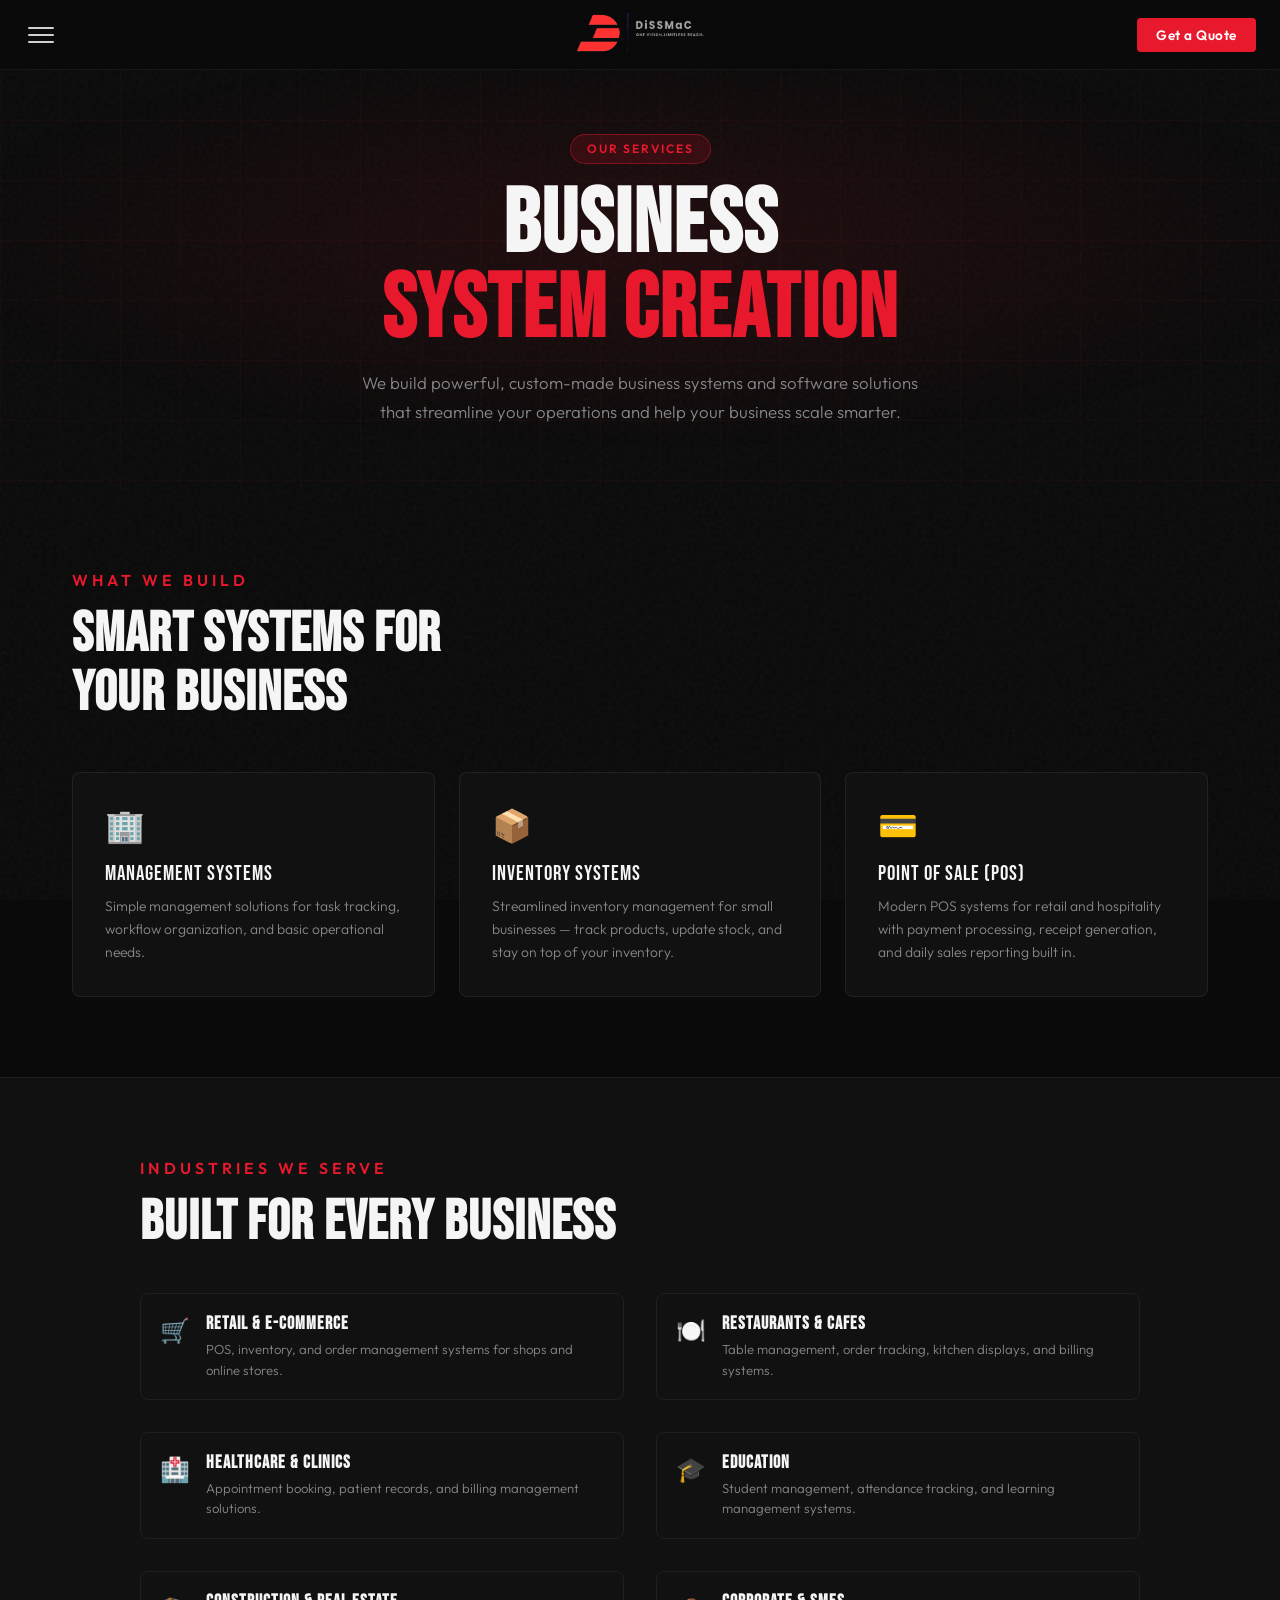
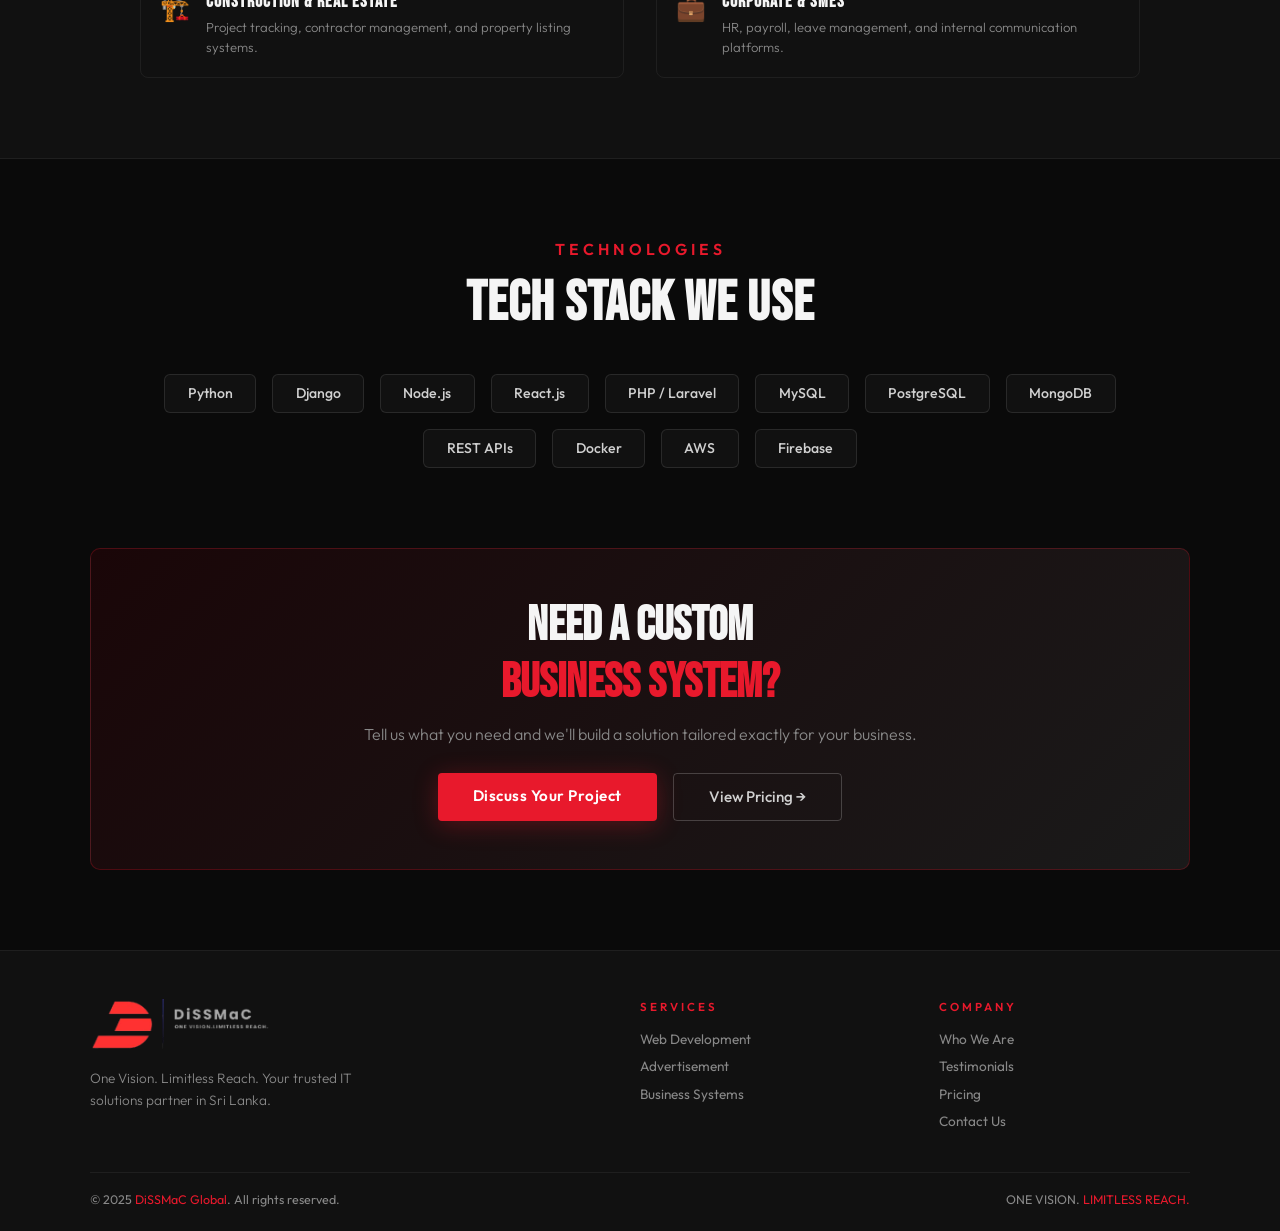
<file: business-systems.html>
<!DOCTYPE html>
<html lang="en">
<head>
<meta charset="UTF-8"/><meta name="viewport" content="width=device-width,initial-scale=1.0"/>
<title>Business System Creation — DiSSMaC Global</title>
<link rel="stylesheet" href="shared.css"/>
<style>
.main-content{position:relative;z-index:1}
.sys-section{padding:5rem 2rem;max-width:1200px;margin:0 auto}
.features-grid{display:grid;grid-template-columns:repeat(auto-fit,minmax(280px,1fr));gap:1.5rem;margin-top:3rem}
.feature-card{background:var(--dark2);border:1px solid rgba(255,255,255,.07);border-radius:8px;padding:2rem;transition:transform .3s,border-color .3s,box-shadow .3s;position:relative;overflow:hidden}
.feature-card::before{content:'';position:absolute;top:0;left:0;right:0;height:2px;background:linear-gradient(90deg,var(--red),transparent);transform:scaleX(0);transform-origin:left;transition:transform .3s}
.feature-card:hover{transform:translateY(-6px);border-color:rgba(232,25,44,.3);box-shadow:0 12px 40px rgba(0,0,0,.4)}
.feature-card:hover::before{transform:scaleX(1)}
.feature-icon{font-size:2rem;margin-bottom:1rem}
.feature-title{font-family:var(--font-head);font-size:1.3rem;letter-spacing:1px;color:var(--white);margin-bottom:.6rem}
.feature-text{font-size:.87rem;color:var(--grey);line-height:1.65;font-weight:300}
.systems-list{background:var(--dark2);border-top:1px solid rgba(255,255,255,.06);border-bottom:1px solid rgba(255,255,255,.06);padding:5rem 2rem}
.systems-inner{max-width:1000px;margin:0 auto;display:grid;grid-template-columns:1fr 1fr;gap:2rem}
@media(max-width:600px){.systems-inner{grid-template-columns:1fr}}
.sys-item{display:flex;gap:1rem;align-items:flex-start;padding:1.2rem;border:1px solid rgba(255,255,255,.06);border-radius:8px;transition:border-color .3s}
.sys-item:hover{border-color:rgba(232,25,44,.25)}
.sys-item-icon{font-size:1.5rem;flex-shrink:0;margin-top:.1rem}
.sys-item h4{font-family:var(--font-head);font-size:1.1rem;letter-spacing:1px;color:var(--white);margin-bottom:.3rem}
.sys-item p{font-size:.82rem;color:var(--grey);line-height:1.55;font-weight:300}
.tech-section{padding:5rem 2rem;max-width:1100px;margin:0 auto;text-align:center}
.tech-grid{display:flex;flex-wrap:wrap;gap:1rem;justify-content:center;margin-top:2.5rem}
.tech-badge{background:var(--dark2);border:1px solid rgba(255,255,255,.1);color:var(--light);padding:.6rem 1.4rem;border-radius:6px;font-size:.88rem;font-weight:500;transition:border-color .2s,color .2s,transform .2s}
.tech-badge:hover{border-color:var(--red);color:var(--red);transform:translateY(-3px)}
.cta-strip{margin:0 2rem 5rem;max-width:1100px;margin-left:auto;margin-right:auto;background:linear-gradient(135deg,#1a0608,#1a1a1a);border:1px solid rgba(232,25,44,.25);border-radius:10px;padding:3rem 2rem;text-align:center}
.cta-strip h2{font-family:var(--font-head);font-size:clamp(1.8rem,4vw,3rem);color:var(--white);margin-bottom:.8rem}
.cta-strip p{color:var(--grey);margin-bottom:1.8rem;font-weight:300}
.btn-row{display:flex;gap:1rem;justify-content:center;flex-wrap:wrap}
</style>
</head>
<body>
<div id="sidebar-overlay" onclick="closeSidebar()"></div>
<nav id="sidebar">
  <div class="sidebar-header"><div class="sidebar-logo">Di<span>SS</span>MaC</div><button id="close-btn" onclick="closeSidebar()">✕</button></div>
  <ul class="nav-list">
    <li><a href="index.html" class="nav-link"><span>🏠 Home</span></a></li>
    <li><a href="who-we-are.html" class="nav-link"><span>👥 Who We Are</span></a></li>
    <div class="nav-divider"></div>
    <li>
      <div class="nav-link active-parent" onclick="toggleServices(this)"><span>⚙️ Services</span><span class="arrow">›</span></div>
      <ul class="sub-menu open" id="services-sub">
        <li><a href="web-development.html">🌐 Website Design & Development</a></li>
        <li><a href="advertisement.html">📢 Advertisement Creation</a></li>
        <li><a href="business-systems.html" style="color:var(--red)">🖥️ Business System Creation</a></li>
      </ul>
    </li>
    <div class="nav-divider"></div>
    <li><a href="testimonials.html" class="nav-link"><span>⭐ Testimonials</span></a></li>
    <li><a href="pricing.html" class="nav-link"><span>💰 Pricing</span></a></li>
    <li><a href="contact.html" class="nav-link"><span>📩 Contact Us</span></a></li>
  </ul>
  <div class="sidebar-foot"><p>One Vision. Limitless Reach.</p></div>
</nav>
<header id="topbar">
  <button id="hamburger" onclick="toggleSidebar()"><span></span><span></span><span></span></button>
  <a href="index.html" class="topbar-logo"><img width="130vw" height="43vh" margin-top="150vh" src="sslog.png"></a>
  <a href="contact.html" class="topbar-cta">Get a Quote</a>
</header>

<div class="main-content">
  <section class="page-hero">
    <div class="page-hero-inner">
      <div class="page-label">Our Services</div>
      <h1 class="page-title">BUSINESS<br><span class="r">SYSTEM CREATION</span></h1>
      <p class="page-subtitle">We build powerful, custom-made business systems and software solutions that streamline your operations and help your business scale smarter.</p>
    </div>
  </section>

  <section class="sys-section">
    <p class="section-label">What We Build</p>
    <h2 class="section-title">Smart Systems For<br>Your Business</h2>
    <div class="features-grid">
      <div class="feature-card"><div class="feature-icon">🏢</div><div class="feature-title">Management Systems</div><p class="feature-text">Simple management solutions for task tracking, workflow organization, and basic operational needs.</p></div>
      <div class="feature-card"><div class="feature-icon">📦</div><div class="feature-title">Inventory Systems</div><p class="feature-text">Streamlined inventory management for small businesses — track products, update stock, and stay on top of your inventory.</p></div>
      <div class="feature-card"><div class="feature-icon">💳</div><div class="feature-title">Point of Sale (POS)</div><p class="feature-text">Modern POS systems for retail and hospitality with payment processing, receipt generation, and daily sales reporting built in.</p></div>
    </div>
  </section>

  <section class="systems-list">
    <div style="max-width:1000px;margin:0 auto">
      <p class="section-label">Industries We Serve</p>
      <h2 class="section-title">Built for Every Business</h2>
      <div class="systems-inner" style="margin-top:2.5rem">
        <div class="sys-item"><div class="sys-item-icon">🛒</div><div><h4>Retail & E-Commerce</h4><p>POS, inventory, and order management systems for shops and online stores.</p></div></div>
        <div class="sys-item"><div class="sys-item-icon">🍽️</div><div><h4>Restaurants & Cafes</h4><p>Table management, order tracking, kitchen displays, and billing systems.</p></div></div>
        <div class="sys-item"><div class="sys-item-icon">🏥</div><div><h4>Healthcare & Clinics</h4><p>Appointment booking, patient records, and billing management solutions.</p></div></div>
        <div class="sys-item"><div class="sys-item-icon">🎓</div><div><h4>Education</h4><p>Student management, attendance tracking, and learning management systems.</p></div></div>
        <div class="sys-item"><div class="sys-item-icon">🏗️</div><div><h4>Construction & Real Estate</h4><p>Project tracking, contractor management, and property listing systems.</p></div></div>
        <div class="sys-item"><div class="sys-item-icon">💼</div><div><h4>Corporate & SMEs</h4><p>HR, payroll, leave management, and internal communication platforms.</p></div></div>
      </div>
    </div>
  </section>

  <section class="tech-section">
    <p class="section-label">Technologies</p>
    <h2 class="section-title">Tech Stack We Use</h2>
    <div class="tech-grid">
      <span class="tech-badge">Python</span><span class="tech-badge">Django</span><span class="tech-badge">Node.js</span>
      <span class="tech-badge">React.js</span><span class="tech-badge">PHP / Laravel</span><span class="tech-badge">MySQL</span>
      <span class="tech-badge">PostgreSQL</span><span class="tech-badge">MongoDB</span><span class="tech-badge">REST APIs</span>
      <span class="tech-badge">Docker</span><span class="tech-badge">AWS</span><span class="tech-badge">Firebase</span>
    </div>
  </section>

  <div class="cta-strip">
    <h2>Need a Custom<br><span style="color:var(--red)">Business System?</span></h2>
    <p>Tell us what you need and we'll build a solution tailored exactly for your business.</p>
    <div class="btn-row">
      <a href="contact.html" class="btn-primary">Discuss Your Project</a>
      <a href="pricing.html" class="btn-outline">View Pricing →</a>
    </div>
  </div>
</div>

<footer>
  <div class="footer-inner">
    <div class="footer-brand"><div class="brand-name"><img width="180vw" height="55vh" src="sslog.png"></div><p>One Vision. Limitless Reach. Your trusted IT solutions partner in Sri Lanka.</p></div>
    <div class="footer-col"><h4>Services</h4><ul><li><a href="web-development.html">Web Development</a></li><li><a href="advertisement.html">Advertisement</a></li><li><a href="business-systems.html">Business Systems</a></li></ul></div>
    <div class="footer-col"><h4>Company</h4><ul><li><a href="who-we-are.html">Who We Are</a></li><li><a href="testimonials.html">Testimonials</a></li><li><a href="pricing.html">Pricing</a></li><li><a href="contact.html">Contact Us</a></li></ul></div>
  </div>
  <div class="footer-bottom"><p>© 2025 <span class="r">DiSSMaC Global</span>. All rights reserved.</p><p>ONE VISION. <span class="r">LIMITLESS REACH.</span></p></div>
</footer>
<script>
function toggleSidebar(){document.getElementById('sidebar').classList.toggle('open');document.getElementById('sidebar-overlay').classList.toggle('active');document.getElementById('hamburger').classList.toggle('open')}
function closeSidebar(){document.getElementById('sidebar').classList.remove('open');document.getElementById('sidebar-overlay').classList.remove('active');document.getElementById('hamburger').classList.remove('open')}
function toggleServices(el){document.getElementById('services-sub').classList.toggle('open');el.classList.toggle('active-parent')}
window.addEventListener('scroll',()=>document.getElementById('topbar').classList.toggle('scrolled',window.scrollY>40));
</script>
</body>
</html>
</file>
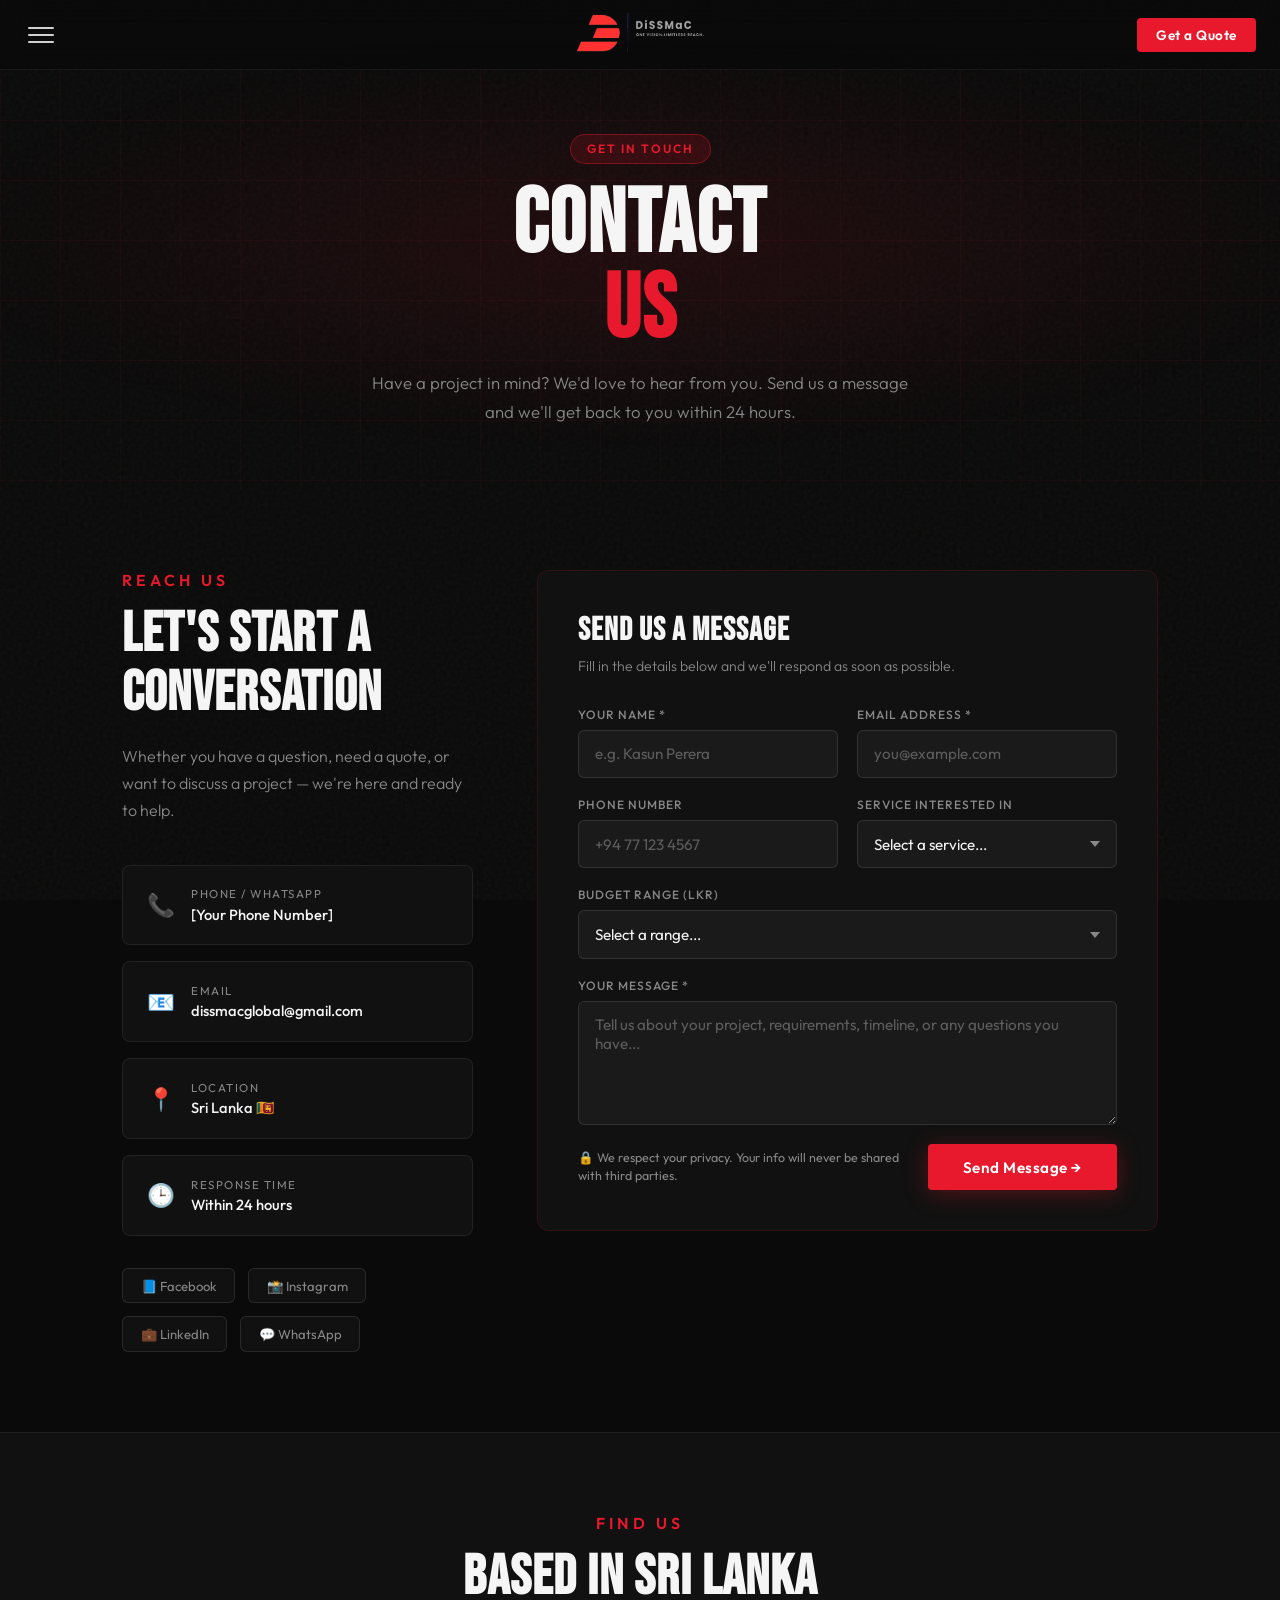
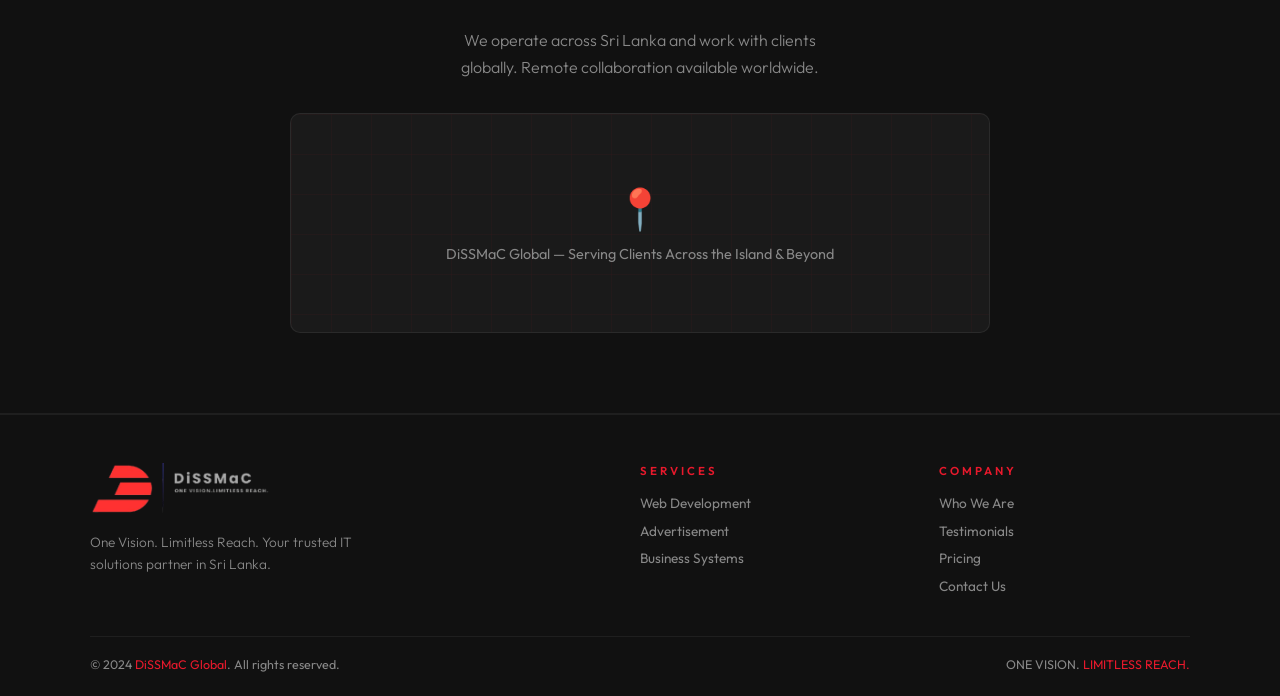
<file: contact.html>
<!DOCTYPE html>
<html lang="en">
<head>
<meta charset="UTF-8"/><meta name="viewport" content="width=device-width,initial-scale=1.0"/>
<title>Contact Us — DiSSMaC Global</title>
<link rel="stylesheet" href="shared.css"/>
<style>
.main-content{position:relative;z-index:1}
.contact-wrap{padding:5rem 2rem;max-width:1100px;margin:0 auto;display:grid;grid-template-columns:1fr 1.4fr;gap:4rem;align-items:start}
@media(max-width:768px){.contact-wrap{grid-template-columns:1fr;gap:3rem}}
.contact-info .section-desc{margin-top:1rem;margin-bottom:2.5rem;max-width:380px}
.info-cards{display:flex;flex-direction:column;gap:1rem}
.info-card{background:var(--dark2);border:1px solid rgba(255,255,255,.07);border-radius:8px;padding:1.3rem 1.5rem;display:flex;gap:1rem;align-items:center;transition:border-color .3s,transform .3s}
.info-card:hover{border-color:rgba(232,25,44,.25);transform:translateX(4px)}
.info-icon{font-size:1.4rem;flex-shrink:0}
.info-label{font-size:.72rem;color:var(--grey);letter-spacing:1.5px;text-transform:uppercase;margin-bottom:.2rem}
.info-value{font-size:.92rem;color:var(--white);font-weight:500}

.social-row{display:flex;gap:.8rem;margin-top:2rem;flex-wrap:wrap}
.social-btn{background:var(--dark2);border:1px solid rgba(255,255,255,.1);color:var(--grey);padding:.55rem 1.1rem;border-radius:6px;font-size:.82rem;transition:all .2s;display:flex;align-items:center;gap:.4rem}
.social-btn:hover{border-color:rgba(232,25,44,.35);color:var(--red);background:rgba(232,25,44,.07)}

/* FORM */
.contact-form-card{background:var(--dark2);border:1px solid rgba(232,25,44,.15);border-radius:12px;padding:2.5rem}
.contact-form-card h3{font-family:var(--font-head);font-size:2rem;letter-spacing:1px;color:var(--white);margin-bottom:.4rem}
.contact-form-card>p{font-size:.88rem;color:var(--grey);margin-bottom:2rem;font-weight:300}
.form-row{display:grid;grid-template-columns:1fr 1fr;gap:1.2rem}
@media(max-width:480px){.form-row{grid-template-columns:1fr}}
.form-group{display:flex;flex-direction:column;gap:.5rem;margin-bottom:1.2rem}
.form-group label{font-size:.75rem;color:var(--grey);letter-spacing:1px;text-transform:uppercase;font-weight:500}
.form-group input,.form-group textarea,.form-group select{background:var(--dark3);border:1px solid rgba(255,255,255,.1);border-radius:6px;padding:.85rem 1rem;color:var(--white);font-family:var(--font-body);font-size:.95rem;transition:border-color .2s,box-shadow .2s;appearance:none;-webkit-appearance:none}
.form-group select{background-image:url("data:image/svg+xml,%3Csvg xmlns='http://www.w3.org/2000/svg' width='10' height='6'%3E%3Cpath d='M0 0l5 6 5-6z' fill='%23888'/%3E%3C/svg%3E");background-repeat:no-repeat;background-position:right 1rem center}
.form-group input:focus,.form-group textarea:focus,.form-group select:focus{outline:none;border-color:var(--red);box-shadow:0 0 0 3px rgba(232,25,44,.1)}
.form-group input::placeholder,.form-group textarea::placeholder{color:rgba(136,136,136,.6)}
.form-group textarea{resize:vertical}

.submit-row{display:flex;align-items:center;gap:1.2rem;margin-top:.5rem;flex-wrap:wrap}
.form-note{font-size:.78rem;color:var(--grey);flex:1;min-width:200px;line-height:1.5}
#submit-btn{min-width:160px}
#form-success{display:none;background:rgba(34,197,94,.1);border:1px solid rgba(34,197,94,.3);color:#4ade80;border-radius:8px;padding:1rem 1.5rem;font-size:.9rem;margin-top:1rem;line-height:1.5}

/* MAP-STYLE BLOCK */
.location-section{background:var(--dark2);border-top:1px solid rgba(255,255,255,.06);border-bottom:1px solid rgba(255,255,255,.06);padding:5rem 2rem;text-align:center}
.location-inner{max-width:700px;margin:0 auto}
.map-placeholder{background:var(--dark3);border:1px solid rgba(255,255,255,.07);border-radius:10px;height:220px;margin-top:2rem;display:flex;align-items:center;justify-content:center;flex-direction:column;gap:.8rem;color:var(--grey);font-size:.9rem;position:relative;overflow:hidden}
.map-placeholder::before{content:'';position:absolute;inset:0;background-image:linear-gradient(rgba(232,25,44,.04) 1px,transparent 1px),linear-gradient(90deg,rgba(232,25,44,.04) 1px,transparent 1px);background-size:40px 40px}
.map-placeholder .pin{font-size:2.5rem;position:relative;z-index:1;animation:bounce 2s infinite}
@keyframes bounce{0%,100%{transform:translateY(0)}50%{transform:translateY(-8px)}}
.map-placeholder p{position:relative;z-index:1}
</style>
</head>
<body>
<div id="sidebar-overlay" onclick="closeSidebar()"></div>
<nav id="sidebar">
  <div class="sidebar-header"><div class="sidebar-logo">Di<span>SS</span>MaC</div><button id="close-btn" onclick="closeSidebar()">✕</button></div>
  <ul class="nav-list">
    <li><a href="index.html" class="nav-link"><span>🏠 Home</span></a></li>
    <li><a href="who-we-are.html" class="nav-link"><span>👥 Who We Are</span></a></li>
    <div class="nav-divider"></div>
    <li>
      <div class="nav-link" onclick="toggleServices(this)"><span>⚙️ Services</span><span class="arrow">›</span></div>
      <ul class="sub-menu" id="services-sub">
        <li><a href="web-development.html">🌐 Website Design & Development</a></li>
        <li><a href="advertisement.html">📢 Advertisement Creation</a></li>
        <li><a href="business-systems.html">🖥️ Business System Creation</a></li>
      </ul>
    </li>
    <div class="nav-divider"></div>
    <li><a href="testimonials.html" class="nav-link"><span>⭐ Testimonials</span></a></li>
    <li><a href="pricing.html" class="nav-link"><span>💰 Pricing</span></a></li>
    <li><a href="contact.html" class="nav-link active"><span>📩 Contact Us</span></a></li>
  </ul>
  <div class="sidebar-foot"><p>One Vision. Limitless Reach.</p></div>
</nav>
<header id="topbar">
  <button id="hamburger" onclick="toggleSidebar()"><span></span><span></span><span></span></button>
  <a href="index.html" class="topbar-logo"><img width="130vw" height="43vh" margin-top="150vh" src="sslog.png"></a>
  <a href="contact.html" class="topbar-cta">Get a Quote</a>
</header>

<div class="main-content">
  <section class="page-hero">
    <div class="page-hero-inner">
      <div class="page-label">Get in Touch</div>
      <h1 class="page-title">CONTACT<br><span class="r">US</span></h1>
      <p class="page-subtitle">Have a project in mind? We'd love to hear from you. Send us a message and we'll get back to you within 24 hours.</p>
    </div>
  </section>

  <div class="contact-wrap">
    <!-- Info Column -->
    <div class="contact-info">
      <p class="section-label">Reach Us</p>
      <h2 class="section-title">Let's Start a<br>Conversation</h2>
      <p class="section-desc">Whether you have a question, need a quote, or want to discuss a project — we're here and ready to help.</p>
      <div class="info-cards">
        <div class="info-card">
          <div class="info-icon">📞</div>
          <div><div class="info-label">Phone / WhatsApp</div><div class="info-value">[Your Phone Number]</div></div>
        </div>
        <div class="info-card">
          <div class="info-icon">📧</div>
          <div><div class="info-label">Email</div><div class="info-value">dissmacglobal@gmail.com</div></div>
        </div>
        <div class="info-card">
          <div class="info-icon">📍</div>
          <div><div class="info-label">Location</div><div class="info-value">Sri Lanka 🇱🇰</div></div>
        </div>
        <div class="info-card">
          <div class="info-icon">🕒</div>
          <div><div class="info-label">Response Time</div><div class="info-value">Within 24 hours</div></div>
        </div>
      </div>
      <div class="social-row">
        <a href="#" class="social-btn">📘 Facebook</a>
        <a href="https://www.instagram.com/dissmacglobal/" class="social-btn">📸 Instagram</a>
        <a href="https://www.linkedin.com/in/dissmac-global-b27468400/" class="social-btn">💼 LinkedIn</a>
        <a href="#" class="social-btn">💬 WhatsApp</a>
      </div>
    </div>

    <!-- Form Column -->
    <div class="contact-form-card">
      <h3>Send Us a Message</h3>
      <p>Fill in the details below and we'll respond as soon as possible.</p>
      <div class="form-row">
        <div class="form-group">
          <label>Your Name *</label>
          <input type="text" id="c-name" placeholder="e.g. Kasun Perera"/>
        </div>
        <div class="form-group">
          <label>Email Address *</label>
          <input type="email" id="c-email" placeholder="you@example.com"/>
        </div>
      </div>
      <div class="form-row">
        <div class="form-group">
          <label>Phone Number</label>
          <input type="tel" id="c-phone" placeholder="+94 77 123 4567"/>
        </div>
        <div class="form-group">
          <label>Service Interested In</label>
          <select id="c-service">
            <option value="">Select a service...</option>
            <option>Web Design & Development</option>
            <option>Advertisement Creation</option>
            <option>Business System Creation</option>
            <option>Multiple Services</option>
            <option>General Enquiry</option>
          </select>
        </div>
      </div>
      <div class="form-group">
        <label>Budget Range (LKR)</label>
        <select id="c-budget">
          <option value="">Select a range...</option>
          <option>Under 25,000</option>
          <option>25,000 – 50,000</option>
          <option>50,000 – 100,000</option>
          <option>100,000 – 200,000</option>
          <option>200,000+</option>
          <option>Not sure yet</option>
        </select>
      </div>
      <div class="form-group">
        <label>Your Message *</label>
        <textarea id="c-message" rows="5" placeholder="Tell us about your project, requirements, timeline, or any questions you have..."></textarea>
      </div>
      <div class="submit-row">
        <p class="form-note">🔒 We respect your privacy. Your info will never be shared with third parties.</p>
        <button class="btn-primary" id="submit-btn" onclick="submitContact()">Send Message →</button>
      </div>
      <div id="form-success">✅ <strong>Message sent!</strong> Thank you for reaching out. We'll get back to you within 24 hours.</div>
    </div>
  </div>

  <!-- Location -->
  <section class="location-section">
    <div class="location-inner">
      <p class="section-label">Find Us</p>
      <h2 class="section-title">Based in Sri Lanka</h2>
      <p class="section-desc" style="margin:0 auto;max-width:400px">We operate across Sri Lanka and work with clients globally. Remote collaboration available worldwide.</p>
      <div class="map-placeholder">
        <a href="https://maps.app.goo.gl/rF8hNEUg8uim1RQW9?g_st=ic"><div class="pin">📍</div></a>
        <a href="https://maps.app.goo.gl/rF8hNEUg8uim1RQW9?g_st=ic"> <p>DiSSMaC Global — Serving Clients Across the Island & Beyond</p></a>
      </div>
    </div>
  </section>
</div>

<footer>
  <div class="footer-inner">
    <div class="footer-brand"><div class="brand-name"><img width="180vw" height="55vh" src="sslog.png"></div><p>One Vision. Limitless Reach. Your trusted IT solutions partner in Sri Lanka.</p></div>
    <div class="footer-col"><h4>Services</h4><ul><li><a href="web-development.html">Web Development</a></li><li><a href="advertisement.html">Advertisement</a></li><li><a href="business-systems.html">Business Systems</a></li></ul></div>
    <div class="footer-col"><h4>Company</h4><ul><li><a href="who-we-are.html">Who We Are</a></li><li><a href="testimonials.html">Testimonials</a></li><li><a href="pricing.html">Pricing</a></li><li><a href="contact.html">Contact Us</a></li></ul></div>
  </div>
  <div class="footer-bottom"><p>© 2024 <span class="r">DiSSMaC Global</span>. All rights reserved.</p><p>ONE VISION. <span class="r">LIMITLESS REACH.</span></p></div>
</footer>

<script>
function toggleSidebar(){document.getElementById('sidebar').classList.toggle('open');document.getElementById('sidebar-overlay').classList.toggle('active');document.getElementById('hamburger').classList.toggle('open')}
function closeSidebar(){document.getElementById('sidebar').classList.remove('open');document.getElementById('sidebar-overlay').classList.remove('active');document.getElementById('hamburger').classList.remove('open')}
function toggleServices(el){document.getElementById('services-sub').classList.toggle('open');el.classList.toggle('active-parent')}
window.addEventListener('scroll',()=>document.getElementById('topbar').classList.toggle('scrolled',window.scrollY>40));

async function submitContact(){
  const name = document.getElementById('c-name').value.trim();
  const email = document.getElementById('c-email').value.trim();
  const msg = document.getElementById('c-message').value.trim();

  if(!name || !email || !msg){
    alert('Please fill in Name, Email, and Message.');
    return;
  }

  const btn = document.getElementById('submit-btn');
  btn.textContent = 'Sending...';
  btn.disabled = true;

  // Formspree එකට data යවනවා
  const response = await fetch('https://formspree.io/f/xqegyqvg', {
    method: 'POST',
    headers: {'Content-Type': 'application/json'},
    body: JSON.stringify({ name, email, message: msg })
  });

  if(response.ok){
    document.getElementById('form-success').style.display = 'block';
    btn.style.display = 'none';
  } else {
    alert('Something went wrong. Please try again.');
    btn.textContent = 'Send Message →';
    btn.disabled = false;
  }
}
</script>
</body>
</html>
</file>
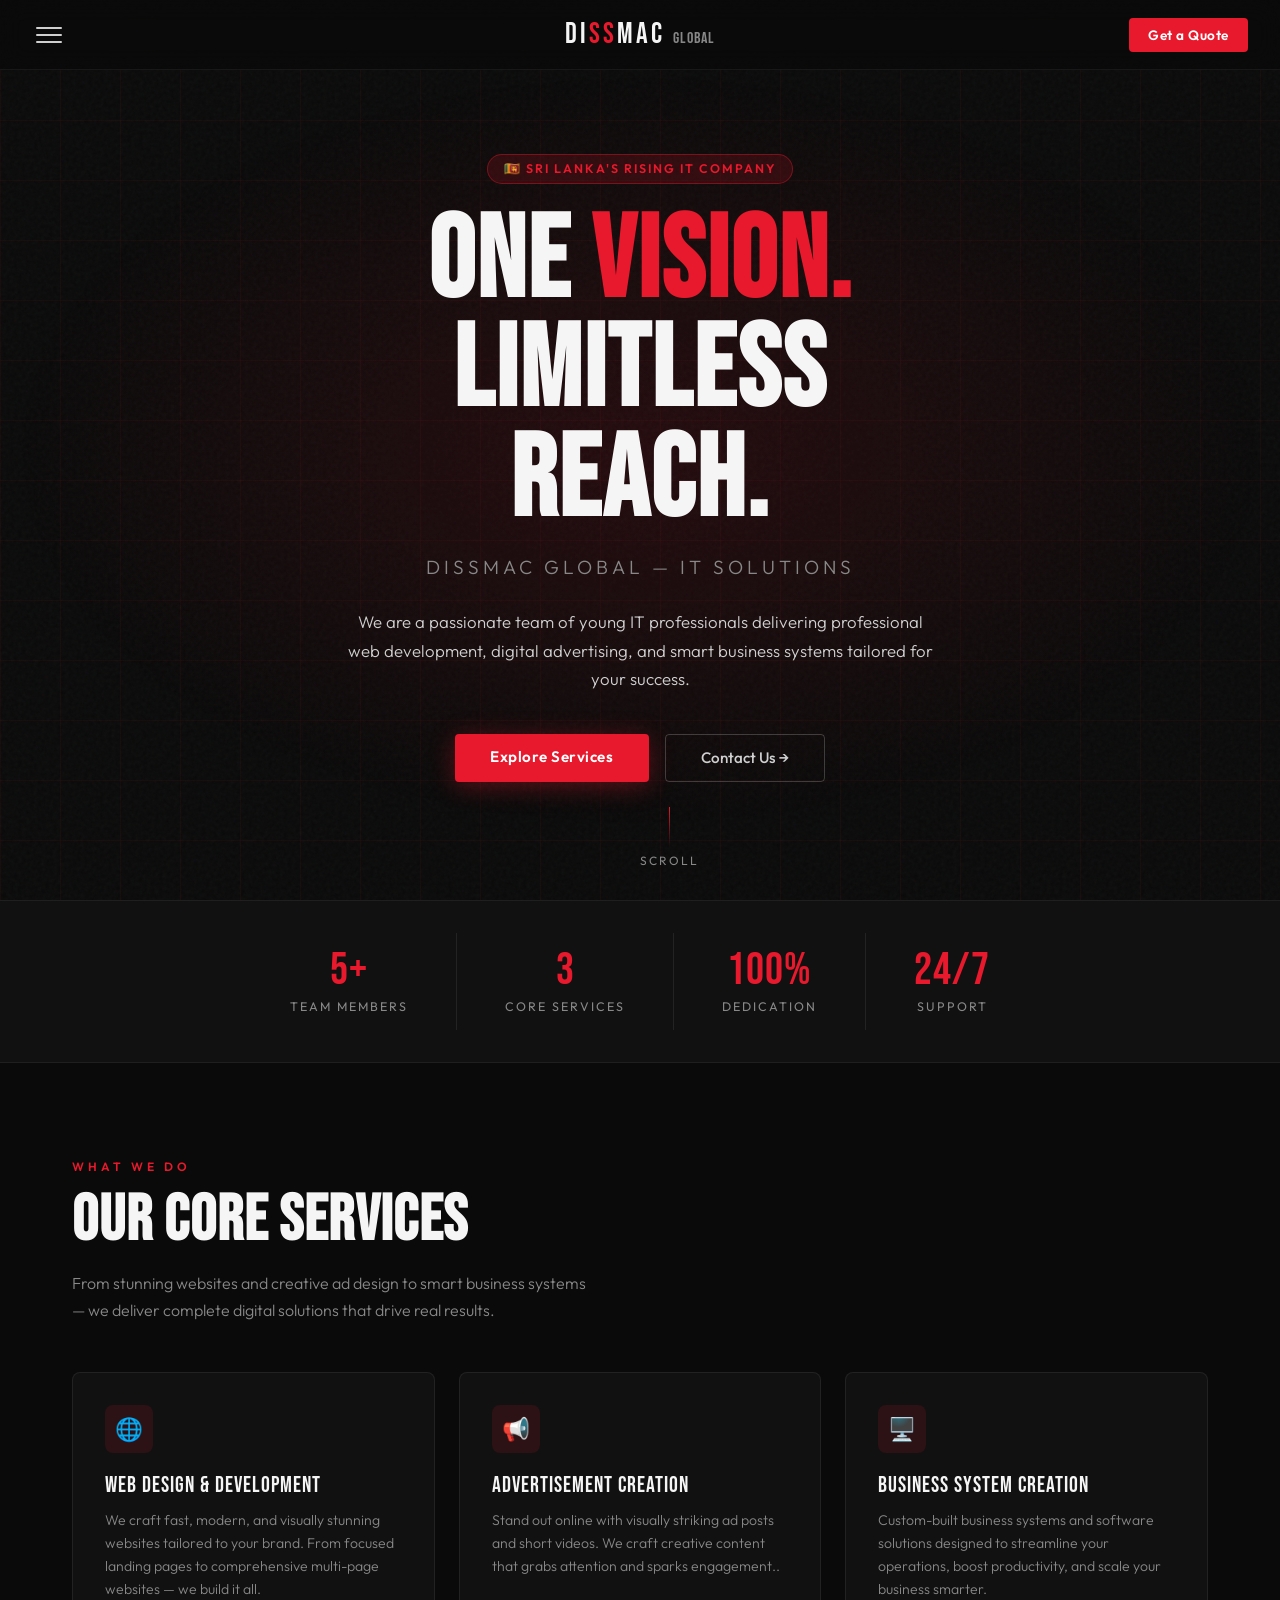
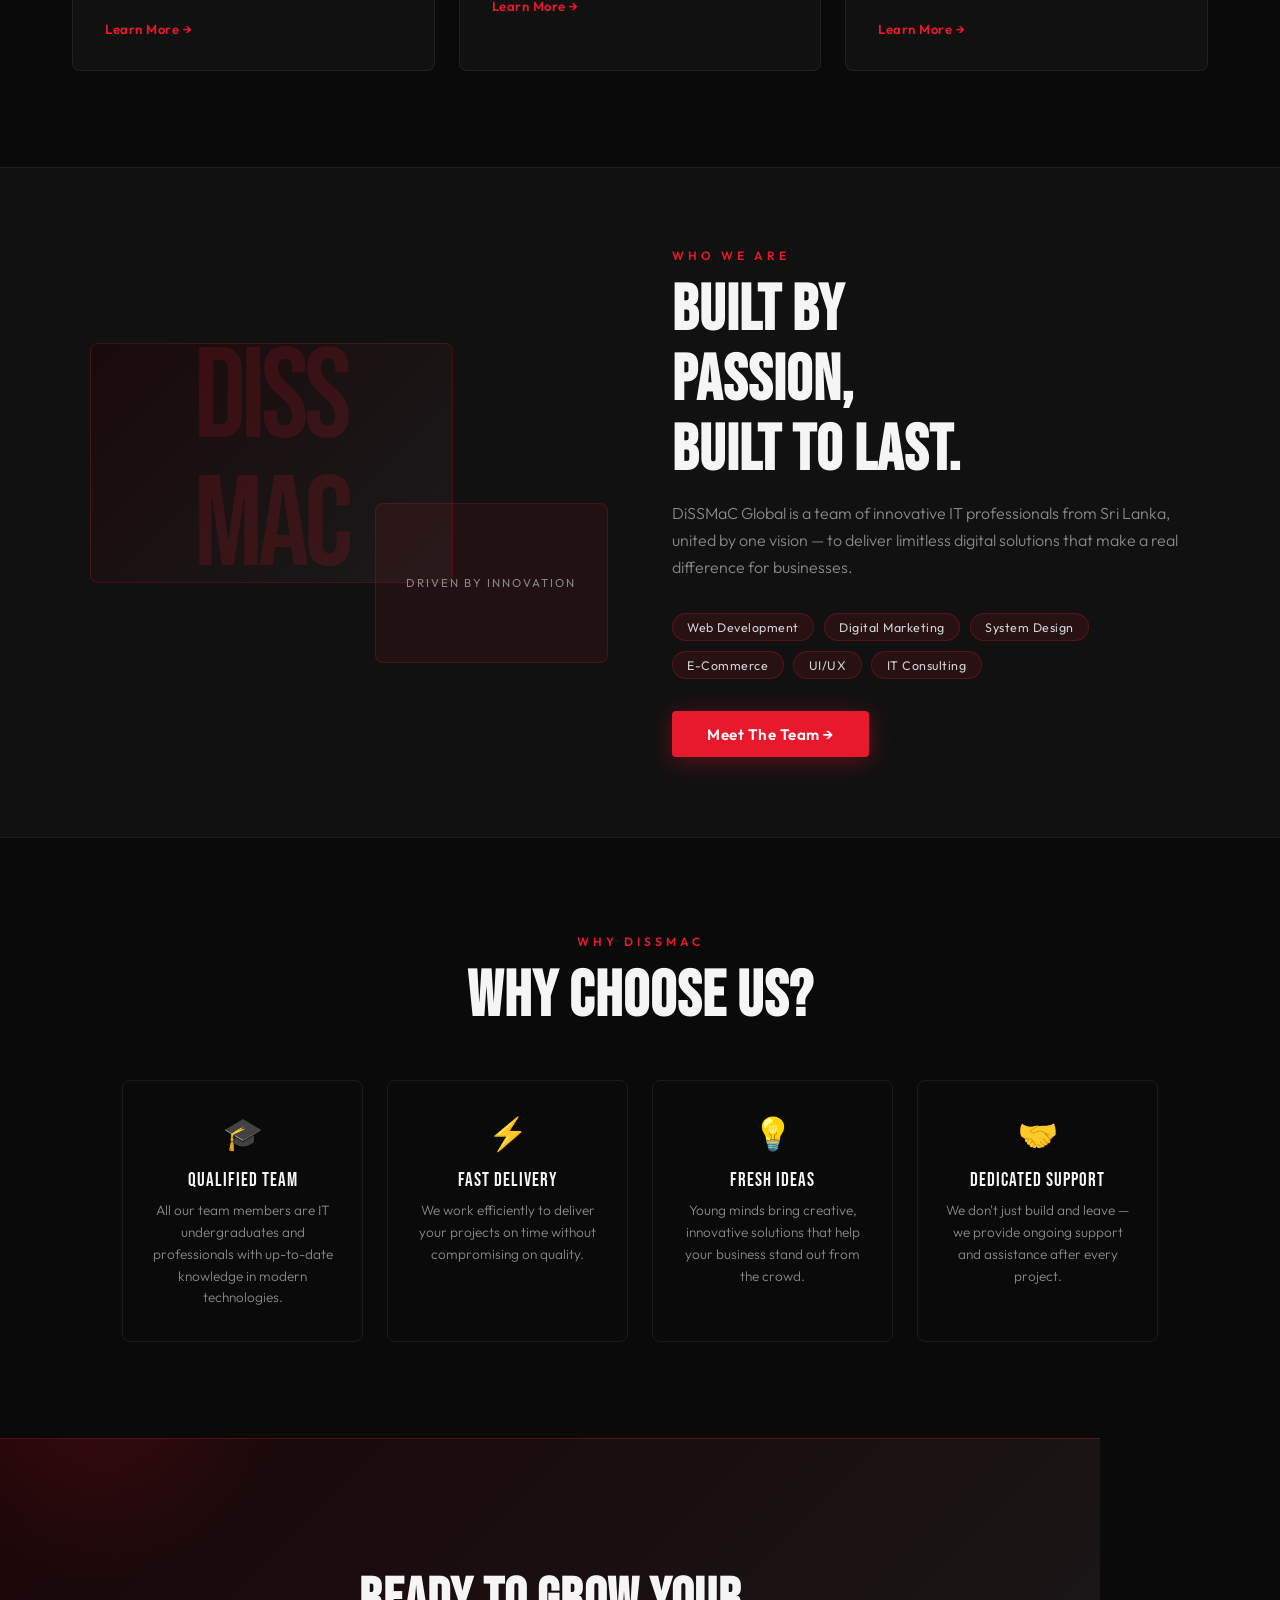
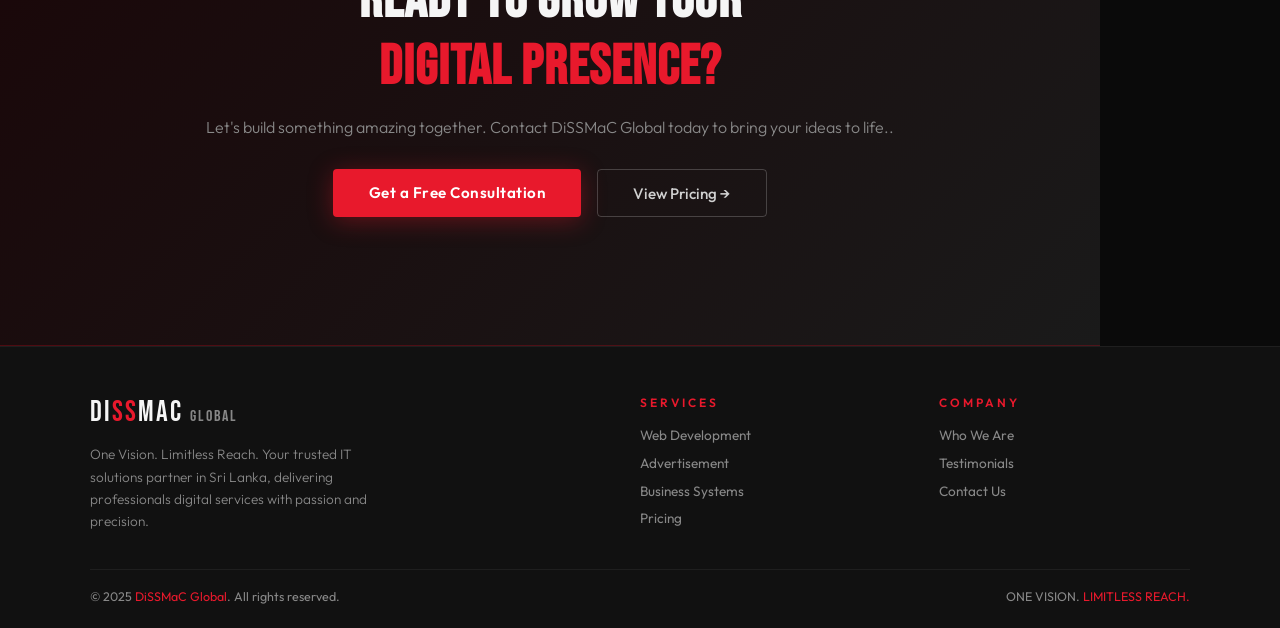
<file: dissmac_homepage.html>
<!DOCTYPE html>
<html lang="en">
<head>
  <meta charset="UTF-8" />
  <meta name="viewport" content="width=device-width, initial-scale=1.0"/>
  <title>DiSSMaC Global — One Vision. Limitless Reach.</title>
  <link href="https://fonts.googleapis.com/css2?family=Bebas+Neue&family=Outfit:wght@300;400;500;600;700&display=swap" rel="stylesheet"/>
  <style>
    /* ── VARIABLES ── */
    :root {
      --red:       #e8192c;
      --red-dim:   #a01020;
      --dark:      #0a0a0a;
      --dark2:     #111111;
      --dark3:     #1a1a1a;
      --grey:      #888888;
      --light:     #d0d0d0;
      --white:     #f5f5f5;
      --sidebar-w: 300px;
      --font-head: 'Bebas Neue', sans-serif;
      --font-body: 'Outfit', sans-serif;
    }

    /* ── RESET ── */
    *, *::before, *::after { margin:0; padding:0; box-sizing:border-box; }
    html { scroll-behavior: smooth; }
    body {
      background: var(--dark);
      color: var(--light);
      font-family: var(--font-body);
      overflow-x: hidden;
    }
    a { text-decoration: none; color: inherit; }

    /* ── NOISE OVERLAY ── */
    body::before {
      content:'';
      position:fixed; inset:0;
      background-image: url("data:image/svg+xml,%3Csvg viewBox='0 0 256 256' xmlns='http://www.w3.org/2000/svg'%3E%3Cfilter id='n'%3E%3CfeTurbulence type='fractalNoise' baseFrequency='0.9' numOctaves='4' stitchTiles='stitch'/%3E%3C/filter%3E%3Crect width='100%25' height='100%25' filter='url(%23n)' opacity='0.04'/%3E%3C/svg%3E");
      pointer-events:none; z-index:0;
    }

    /* ════════════════════════════
       SIDEBAR / HAMBURGER MENU
    ════════════════════════════ */
    #sidebar-overlay {
      position:fixed; inset:0;
      background: rgba(0,0,0,0.6);
      backdrop-filter: blur(4px);
      opacity:0; pointer-events:none;
      transition: opacity .35s ease;
      z-index: 900;
    }
    #sidebar-overlay.active { opacity:1; pointer-events:all; }

    #sidebar {
      position: fixed;
      top:0; left:0;
      width: var(--sidebar-w);
      height: 100vh;
      background: var(--dark2);
      border-right: 1px solid rgba(232,25,44,.25);
      z-index: 1000;
      transform: translateX(-100%);
      transition: transform .4s cubic-bezier(.77,0,.18,1);
      display:flex; flex-direction:column;
      padding: 0 0 2rem 0;
      overflow-y: auto;
    }
    #sidebar.open { transform: translateX(0); }

    .sidebar-header {
      padding: 1.4rem 1.5rem;
      border-bottom: 1px solid rgba(255,255,255,.07);
      display:flex; align-items:center; justify-content:space-between;
    }
    .sidebar-logo {
      font-family: var(--font-head);
      font-size: 1.6rem;
      letter-spacing: 2px;
      color: var(--white);
    }
    .sidebar-logo span { color: var(--red); }

    #close-btn {
      background:none; border:none; cursor:pointer;
      color: var(--grey); font-size:1.5rem;
      transition: color .2s;
    }
    #close-btn:hover { color: var(--red); }

    .nav-list {
      list-style:none;
      padding: 1rem 0;
      flex:1;
    }
    .nav-list li { position:relative; }

    .nav-link {
      display:flex; align-items:center; justify-content:space-between;
      padding: .85rem 1.5rem;
      font-size: .95rem;
      font-weight: 500;
      letter-spacing: .5px;
      color: var(--light);
      transition: background .2s, color .2s, padding-left .2s;
      cursor:pointer;
    }
    .nav-link:hover {
      background: rgba(232,25,44,.08);
      color: var(--red);
      padding-left: 2rem;
    }
    .nav-link .arrow {
      font-size: .7rem;
      transition: transform .3s;
      color: var(--grey);
    }
    .nav-link.active-parent .arrow { transform: rotate(90deg); color: var(--red); }

    /* sub-menu */
    .sub-menu {
      list-style:none;
      max-height:0; overflow:hidden;
      transition: max-height .35s ease;
      background: rgba(0,0,0,.3);
    }
    .sub-menu.open { max-height: 200px; }
    .sub-menu li a {
      display:block;
      padding: .65rem 1.5rem .65rem 2.5rem;
      font-size:.875rem;
      color: var(--grey);
      transition: color .2s, padding-left .2s;
      position:relative;
    }
    .sub-menu li a::before {
      content:'›';
      position:absolute; left:1.5rem;
      color: var(--red-dim);
    }
    .sub-menu li a:hover { color: var(--red); padding-left: 3rem; }

    .nav-divider {
      height:1px;
      background: rgba(255,255,255,.06);
      margin: .5rem 1.5rem;
    }

    /* ════════════════════════════
       TOP NAVBAR
    ════════════════════════════ */
    #topbar {
      position: fixed; top:0; left:0; right:0;
      height: 70px;
      background: rgba(10,10,10,.92);
      backdrop-filter: blur(12px);
      border-bottom: 1px solid rgba(255,255,255,.06);
      display:flex; align-items:center; justify-content:space-between;
      padding: 0 2rem;
      z-index: 800;
    }

    #hamburger {
      background:none; border:none; cursor:pointer;
      display:flex; flex-direction:column; gap:5px;
      padding: 4px;
    }
    #hamburger span {
      display:block; width:26px; height:2px;
      background: var(--light);
      border-radius:2px;
      transition: transform .3s, opacity .3s, background .3s;
    }
    #hamburger:hover span { background: var(--red); }
    #hamburger.open span:nth-child(1) { transform: translateY(7px) rotate(45deg); }
    #hamburger.open span:nth-child(2) { opacity:0; }
    #hamburger.open span:nth-child(3) { transform: translateY(-7px) rotate(-45deg); }

    .topbar-logo {
      position:absolute; left:50%; transform:translateX(-50%);
      font-family: var(--font-head);
      font-size: 1.8rem;
      letter-spacing: 3px;
      color: var(--white);
    }
    .topbar-logo span { color: var(--red); }

    .topbar-cta {
      background: var(--red);
      color: #fff;
      padding: .5rem 1.2rem;
      border-radius: 4px;
      font-size:.85rem;
      font-weight:600;
      letter-spacing:.5px;
      transition: background .2s, transform .2s;
    }
    .topbar-cta:hover { background: #c0101f; transform:scale(1.04); }

    /* ════════════════════════════
       HERO SECTION
    ════════════════════════════ */
    #hero {
      min-height: 100vh;
      display:flex; align-items:center; justify-content:center;
      position:relative;
      padding: 100px 2rem 4rem;
      overflow:hidden;
    }

    /* animated grid background */
    #hero::before {
      content:'';
      position:absolute; inset:0;
      background-image:
        linear-gradient(rgba(232,25,44,.06) 1px, transparent 1px),
        linear-gradient(90deg, rgba(232,25,44,.06) 1px, transparent 1px);
      background-size: 60px 60px;
      animation: gridMove 20s linear infinite;
    }
    @keyframes gridMove {
      0%   { background-position: 0 0; }
      100% { background-position: 60px 60px; }
    }

    /* radial glow */
    #hero::after {
      content:'';
      position:absolute; inset:0;
      background: radial-gradient(ellipse 70% 60% at 50% 50%,
        rgba(232,25,44,.12) 0%, transparent 70%);
      pointer-events:none;
    }

    .hero-inner {
      position:relative; z-index:2;
      text-align:center;
      max-width: 900px;
    }

    .hero-badge {
      display:inline-block;
      background: rgba(232,25,44,.15);
      border: 1px solid rgba(232,25,44,.4);
      color: var(--red);
      font-size:.78rem;
      font-weight:600;
      letter-spacing:2px;
      text-transform:uppercase;
      padding:.4rem 1rem;
      border-radius:20px;
      margin-bottom:1.5rem;
      animation: fadeUp .8s .1s both;
    }

    .hero-title {
      font-family: var(--font-head);
      font-size: clamp(3.5rem, 9vw, 8rem);
      line-height: .95;
      letter-spacing: 2px;
      color: var(--white);
      animation: fadeUp .8s .2s both;
    }
    .hero-title .red { color: var(--red); }

    .hero-sub {
      margin-top: 1.2rem;
      font-size: clamp(.95rem, 2vw, 1.2rem);
      color: var(--grey);
      font-weight:300;
      letter-spacing:4px;
      text-transform:uppercase;
      animation: fadeUp .8s .35s both;
    }

    .hero-desc {
      margin-top: 1.8rem;
      font-size: 1.05rem;
      color: var(--light);
      max-width:600px;
      margin-left:auto; margin-right:auto;
      line-height:1.7;
      font-weight:300;
      animation: fadeUp .8s .5s both;
    }

    .hero-btns {
      margin-top: 2.5rem;
      display:flex; gap:1rem; justify-content:center; flex-wrap:wrap;
      animation: fadeUp .8s .65s both;
    }
    .btn-primary {
      background: var(--red);
      color:#fff;
      padding:.85rem 2.2rem;
      border-radius:4px;
      font-weight:600;
      font-size:.95rem;
      letter-spacing:.5px;
      transition: background .2s, transform .2s, box-shadow .2s;
      box-shadow: 0 4px 24px rgba(232,25,44,.35);
    }
    .btn-primary:hover {
      background:#c0101f;
      transform:translateY(-3px);
      box-shadow: 0 8px 32px rgba(232,25,44,.5);
    }
    .btn-outline {
      border: 1px solid rgba(255,255,255,.2);
      color: var(--light);
      padding:.85rem 2.2rem;
      border-radius:4px;
      font-weight:500;
      font-size:.95rem;
      transition: border-color .2s, color .2s, transform .2s;
    }
    .btn-outline:hover {
      border-color: var(--red);
      color: var(--red);
      transform:translateY(-3px);
    }

    .hero-scroll {
      position:absolute; bottom:2rem; left:50%; transform:translateX(-50%);
      display:flex; flex-direction:column; align-items:center; gap:.4rem;
      color: var(--grey); font-size:.75rem; letter-spacing:2px;
      text-transform:uppercase;
      animation: fadeUp 1s 1s both;
    }
    .scroll-line {
      width:1px; height:40px;
      background: linear-gradient(var(--red), transparent);
      animation: scrollPulse 2s infinite;
    }
    @keyframes scrollPulse {
      0%,100% { opacity:.4; } 50% { opacity:1; }
    }

    /* ════════════════════════════
       STATS BAR
    ════════════════════════════ */
    #stats {
      background: var(--dark2);
      border-top: 1px solid rgba(255,255,255,.06);
      border-bottom: 1px solid rgba(255,255,255,.06);
      padding: 2rem;
      display:flex; justify-content:center; flex-wrap:wrap; gap:0;
    }
    .stat-item {
      text-align:center;
      padding: 1rem 3rem;
      border-right: 1px solid rgba(255,255,255,.08);
    }
    .stat-item:last-child { border-right:none; }
    .stat-num {
      font-family: var(--font-head);
      font-size:2.8rem;
      color: var(--red);
      letter-spacing:1px;
      line-height:1;
    }
    .stat-label {
      font-size:.78rem;
      color: var(--grey);
      letter-spacing:2px;
      text-transform:uppercase;
      margin-top:.3rem;
    }

    /* ════════════════════════════
       SERVICES SECTION
    ════════════════════════════ */
    #services {
      padding: 6rem 2rem;
      max-width:1200px;
      margin:0 auto;
    }

    .section-label {
      font-size:.75rem;
      letter-spacing:4px;
      text-transform:uppercase;
      color: var(--red);
      font-weight:600;
      margin-bottom:.8rem;
    }
    .section-title {
      font-family: var(--font-head);
      font-size: clamp(2.5rem,5vw,4rem);
      color: var(--white);
      letter-spacing:1px;
      line-height:1.1;
      margin-bottom:.8rem;
    }
    .section-desc {
      color: var(--grey);
      max-width:520px;
      line-height:1.7;
      font-weight:300;
      margin-bottom:3rem;
    }

    .services-grid {
      display:grid;
      grid-template-columns: repeat(auto-fit, minmax(280px,1fr));
      gap:1.5rem;
    }

    .service-card {
      background: var(--dark2);
      border: 1px solid rgba(255,255,255,.07);
      border-radius:8px;
      padding:2rem;
      position:relative;
      overflow:hidden;
      transition: transform .3s, border-color .3s, box-shadow .3s;
      cursor:default;
    }
    .service-card::before {
      content:'';
      position:absolute; top:0; left:0; right:0; height:2px;
      background: linear-gradient(90deg, var(--red), transparent);
      transform: scaleX(0); transform-origin:left;
      transition: transform .3s;
    }
    .service-card:hover {
      transform:translateY(-6px);
      border-color: rgba(232,25,44,.3);
      box-shadow: 0 12px 40px rgba(0,0,0,.4);
    }
    .service-card:hover::before { transform:scaleX(1); }

    .service-icon {
      width:48px; height:48px;
      background: rgba(232,25,44,.12);
      border-radius:8px;
      display:flex; align-items:center; justify-content:center;
      font-size:1.4rem;
      margin-bottom:1.2rem;
      transition: background .3s;
    }
    .service-card:hover .service-icon { background: rgba(232,25,44,.25); }

    .service-name {
      font-family: var(--font-head);
      font-size:1.4rem;
      letter-spacing:1px;
      color: var(--white);
      margin-bottom:.6rem;
    }
    .service-text {
      font-size:.88rem;
      color: var(--grey);
      line-height:1.65;
      font-weight:300;
    }
    .service-link {
      display:inline-flex; align-items:center; gap:.4rem;
      margin-top:1.2rem;
      font-size:.82rem;
      color: var(--red);
      font-weight:600;
      letter-spacing:.5px;
      transition: gap .2s;
    }
    .service-link:hover { gap:.8rem; }

    /* ════════════════════════════
       ABOUT / TEAM STRIP
    ════════════════════════════ */
    #about {
      background: var(--dark2);
      border-top: 1px solid rgba(255,255,255,.06);
      border-bottom: 1px solid rgba(255,255,255,.06);
      padding: 5rem 2rem;
    }
    .about-inner {
      max-width:1100px; margin:0 auto;
      display:grid; grid-template-columns:1fr 1fr; gap:4rem; align-items:center;
    }
    @media(max-width:700px){ .about-inner{ grid-template-columns:1fr; gap:2rem; } }

    .about-visual {
      position:relative; height:320px;
    }
    .about-box {
      position:absolute;
      background: var(--dark3);
      border:1px solid rgba(232,25,44,.2);
      border-radius:8px;
    }
    .about-box-1 {
      width:70%; height:75%;
      top:0; left:0;
      background: linear-gradient(135deg, #1a0a0c, #1a1a1a);
      display:flex; align-items:center; justify-content:center;
    }
    .about-box-1 .big-d {
      font-family:var(--font-head);
      font-size:8rem;
      color: rgba(232,25,44,.15);
      letter-spacing:-5px;
      line-height:1;
    }
    .about-box-2 {
      width:45%; height:50%;
      bottom:0; right:0;
      background: rgba(232,25,44,.08);
      display:flex; flex-direction:column;
      align-items:center; justify-content:center; gap:.3rem;
    }
    .about-box-2 .num {
      font-family:var(--font-head);
      font-size:3rem; color:var(--red);
    }
    .about-box-2 .txt {
      font-size:.72rem; color:var(--grey);
      letter-spacing:2px; text-transform:uppercase;
    }

    .about-content .section-desc { margin-bottom:2rem; }
    .about-tags {
      display:flex; flex-wrap:wrap; gap:.6rem;
    }
    .tag {
      background: rgba(232,25,44,.1);
      border:1px solid rgba(232,25,44,.25);
      color: var(--light);
      padding:.35rem .9rem;
      border-radius:20px;
      font-size:.78rem;
      letter-spacing:.5px;
    }

    /* ════════════════════════════
       WHY US
    ════════════════════════════ */
    #why {
      padding: 6rem 2rem;
      max-width:1100px; margin:0 auto;
      text-align:center;
    }
    .why-grid {
      display:grid;
      grid-template-columns: repeat(auto-fit, minmax(220px,1fr));
      gap:1.5rem;
      margin-top:3rem;
    }
    .why-card {
      padding:2rem 1.5rem;
      border:1px solid rgba(255,255,255,.07);
      border-radius:8px;
      transition: border-color .3s, background .3s;
    }
    .why-card:hover {
      border-color: rgba(232,25,44,.3);
      background: rgba(232,25,44,.04);
    }
    .why-icon { font-size:2rem; margin-bottom:1rem; }
    .why-title {
      font-family:var(--font-head);
      font-size:1.2rem; letter-spacing:1px;
      color:var(--white); margin-bottom:.5rem;
    }
    .why-text { font-size:.85rem; color:var(--grey); line-height:1.6; font-weight:300; }

    /* ════════════════════════════
       CTA BANNER
    ════════════════════════════ */
    #cta {
      margin: 0 2rem 6rem;
      max-width:1100px;
      margin-left:auto; margin-right:auto;
      background: linear-gradient(135deg, #1a0608, #1a1a1a);
      border:1px solid rgba(232,25,44,.25);
      border-radius:12px;
      padding:4rem 3rem;
      text-align:center;
      position:relative; overflow:hidden;
    }
    #cta::before {
      content:'';
      position:absolute; top:-50%; left:-10%;
      width:400px; height:400px;
      background: radial-gradient(circle, rgba(232,25,44,.15), transparent 70%);
      pointer-events:none;
    }
    .cta-title {
      font-family:var(--font-head);
      font-size:clamp(2rem,5vw,3.5rem);
      color:var(--white);
      letter-spacing:1px;
      margin-bottom:1rem;
      position:relative; z-index:1;
    }
    .cta-sub {
      color:var(--grey); font-size:1rem;
      font-weight:300; margin-bottom:2rem;
      position:relative; z-index:1;
    }

    /* ════════════════════════════
       FOOTER
    ════════════════════════════ */
    footer {
      background: var(--dark2);
      border-top:1px solid rgba(255,255,255,.06);
      padding:3rem 2rem 1.5rem;
    }
    .footer-inner {
      max-width:1100px; margin:0 auto;
      display:grid; grid-template-columns:2fr 1fr 1fr; gap:3rem;
    }
    @media(max-width:650px){ .footer-inner{ grid-template-columns:1fr; gap:2rem; } }

    .footer-brand .brand-name {
      font-family:var(--font-head);
      font-size:1.8rem; letter-spacing:2px; color:var(--white);
    }
    .footer-brand .brand-name span { color:var(--red); }
    .footer-brand p {
      margin-top:.8rem; font-size:.85rem;
      color:var(--grey); line-height:1.65; font-weight:300;
      max-width:300px;
    }
    .footer-col h4 {
      font-size:.75rem; letter-spacing:3px;
      text-transform:uppercase; color:var(--red);
      margin-bottom:1rem; font-weight:600;
    }
    .footer-col ul { list-style:none; }
    .footer-col ul li {
      margin-bottom:.6rem;
    }
    .footer-col ul li a {
      font-size:.85rem; color:var(--grey);
      transition: color .2s, padding-left .2s;
      display:block;
    }
    .footer-col ul li a:hover { color:var(--red); padding-left:6px; }

    .footer-bottom {
      max-width:1100px; margin:2rem auto 0;
      border-top:1px solid rgba(255,255,255,.06);
      padding-top:1.2rem;
      display:flex; justify-content:space-between; flex-wrap:wrap; gap:1rem;
      font-size:.78rem; color:var(--grey);
    }
    .footer-bottom span { color:var(--red); }

    /* ════════════════════════════
       ANIMATIONS
    ════════════════════════════ */
    @keyframes fadeUp {
      from { opacity:0; transform:translateY(24px); }
      to   { opacity:1; transform:translateY(0); }
    }

    /* ════════════════════════════
       RESPONSIVE
    ════════════════════════════ */
    @media(max-width:480px){
      .stat-item { padding:.8rem 1.5rem; }
      #cta { padding:2.5rem 1.5rem; }
      .topbar-logo { font-size:1.4rem; }
    }
  </style>
</head>
<body>

  <!-- ══ SIDEBAR OVERLAY ══ -->
  <div id="sidebar-overlay" onclick="closeSidebar()"></div>

  <!-- ══ SIDEBAR ══ -->
  <nav id="sidebar">
    <div class="sidebar-header">
      <div class="sidebar-logo">Di<span>SS</span>MaC</div>
      <button id="close-btn" onclick="closeSidebar()">✕</button>
    </div>

    <ul class="nav-list">
      <li>
        <a href="#hero" class="nav-link" onclick="closeSidebar()">
          <span>🏠 Home</span>
        </a>
      </li>
      <li>
        <a href="#about" class="nav-link" onclick="closeSidebar()">
          <span>👥 Who We Are</span>
        </a>
      </li>

      <div class="nav-divider"></div>

      <!-- Services with submenu -->
      <li>
        <div class="nav-link" onclick="toggleServices(this)">
          <span>⚙️ Services</span>
          <span class="arrow">›</span>
        </div>
        <ul class="sub-menu" id="services-sub">
          <li><a href="web-development.html" onclick="closeSidebar()">🌐 Website Design & Development</a></li>
          <li><a href="advertisement.html" onclick="closeSidebar()">📢 Advertisement Creation</a></li>
          <li><a href="business-systems.html" onclick="closeSidebar()">🖥️ Business System Creation</a></li>
        </ul>
      </li>

      <div class="nav-divider"></div>

      <li>
        <a href="testimonials.html" class="nav-link" onclick="closeSidebar()">
          <span>⭐ Testimonials</span>
        </a>
      </li>
      <li>
        <a href="pricing.html" class="nav-link" onclick="closeSidebar()">
          <span>💰 Pricing</span>
        </a>
      </li>
      <li>
        <a href="contact.html" class="nav-link" onclick="closeSidebar()">
          <span>📩 Contact Us</span>
        </a>
      </li>
    </ul>

    <!-- Sidebar footer -->
    <div style="padding:1.2rem 1.5rem; border-top:1px solid rgba(255,255,255,.07);">
      <p style="font-size:.72rem; color:var(--grey); letter-spacing:1px; text-transform:uppercase; margin-bottom:.5rem;">ONE VISION. LIMITLESS REACH.</p>
      <p style="font-size:.75rem; color:var(--grey);">📞 [Your Phone Number]</p>
    </div>
  </nav>

  <!-- ══ TOP BAR ══ -->
  <header id="topbar">
    <button id="hamburger" onclick="toggleSidebar()" aria-label="Menu">
      <span></span><span></span><span></span>
    </button>
    <div class="topbar-logo">Di<span>SS</span>MaC <span style="color:var(--grey);font-size:1rem;letter-spacing:1px;">GLOBAL</span></div>
    <a href="contact.html" class="topbar-cta">Get a Quote</a>
  </header>

  <!-- ══ HERO ══ -->
  <section id="hero">
    <div class="hero-inner">
      <div class="hero-badge">🇱🇰 Sri Lanka's Rising IT Company</div>
      <h1 class="hero-title">
        ONE <span class="red">VISION.</span><br>LIMITLESS<br>REACH.
      </h1>
      <p class="hero-sub">DiSSMaC Global — IT Solutions</p>
      <p class="hero-desc">
        We are a passionate team of young IT professionals delivering 
        professional web development, digital advertising, and smart 
        business systems tailored for your success.
      </p>
      <div class="hero-btns">
        <a href="#services" class="btn-primary">Explore Services</a>
        <a href="contact.html" class="btn-outline">Contact Us →</a>
      </div>
    </div>
    <div class="hero-scroll">
      <div class="scroll-line"></div>
      <span>Scroll</span>
    </div>
  </section>

  <!-- ══ STATS ══ -->
  <section id="stats">
    <div class="stat-item">
      <div class="stat-num">5+</div>
      <div class="stat-label">Team Members</div>
    </div>
    <div class="stat-item">
      <div class="stat-num">3</div>
      <div class="stat-label">Core Services</div>
    </div>
    <div class="stat-item">
      <div class="stat-num">100%</div>
      <div class="stat-label">Dedication</div>
    </div>
    <div class="stat-item">
      <div class="stat-num">24/7</div>
      <div class="stat-label">Support</div>
    </div>
  </section>

  <!-- ══ SERVICES ══ -->
  <section id="services">
    <p class="section-label">What We Do</p>
    <h2 class="section-title">Our Core Services</h2>
    <p class="section-desc">From stunning websites and creative ad design to smart business systems — we deliver complete digital solutions that drive real results.</p>

    <div class="services-grid">
      <div class="service-card">
        <div class="service-icon">🌐</div>
        <div class="service-name">Web Design & Development</div>
        <p class="service-text">We craft fast, modern, and visually stunning websites tailored to your brand. From focused landing pages to comprehensive multi-page websites — we build it all.</p>
        <a href="web-development.html" class="service-link">Learn More →</a>
      </div>
      <div class="service-card">
        <div class="service-icon">📢</div>
        <div class="service-name">Advertisement Creation</div>
        <p class="service-text">Stand out online with visually striking ad posts and short videos. We craft creative content that grabs attention and sparks engagement..</p>
        <a href="advertisement.html" class="service-link">Learn More →</a>
      </div>
      <div class="service-card">
        <div class="service-icon">🖥️</div>
        <div class="service-name">Business System Creation</div>
        <p class="service-text">Custom-built business systems and software solutions designed to streamline your operations, boost productivity, and scale your business smarter.</p>
        <a href="business-systems.html" class="service-link">Learn More →</a>
      </div>
    </div>
  </section>

  <!-- ══ ABOUT STRIP ══ -->
  <section id="about">
    <div class="about-inner">
      <div class="about-visual">
        <div class="about-box about-box-1">
          <div class="big-d">DiSS<br>MaC</div>
        </div>
        <div class="about-box about-box-2">
          <div class="txt">Driven by Innovation</div>
        </div>
      </div>
      <div class="about-content">
        <p class="section-label">Who We Are</p>
        <h2 class="section-title">Built by<br>Passion,<br>Built to Last.</h2>
        <p class="section-desc">DiSSMaC Global is a team of innovative IT professionals from Sri Lanka, united by one vision — to deliver limitless digital solutions that make a real difference for businesses.</p>
        <div class="about-tags">
          <span class="tag">Web Development</span>
          <span class="tag">Digital Marketing</span>
          <span class="tag">System Design</span>
          <span class="tag">E-Commerce</span>
          <span class="tag">UI/UX</span>
          <span class="tag">IT Consulting</span>
        </div>
        <a href="who-we-are.html" class="btn-primary" style="display:inline-block;margin-top:2rem;">Meet The Team →</a>
      </div>
    </div>
  </section>

  <!-- ══ WHY US ══ -->
  <section id="why">
    <p class="section-label">Why DiSSMaC</p>
    <h2 class="section-title">Why Choose Us?</h2>
    <div class="why-grid">
      <div class="why-card">
        <div class="why-icon">🎓</div>
        <div class="why-title">Qualified Team</div>
        <p class="why-text">All our team members are IT undergraduates and professionals with up-to-date knowledge in modern technologies.</p>
      </div>
      <div class="why-card">
        <div class="why-icon">⚡</div>
        <div class="why-title">Fast Delivery</div>
        <p class="why-text">We work efficiently to deliver your projects on time without compromising on quality.</p>
      </div>
      <div class="why-card">
        <div class="why-icon">💡</div>
        <div class="why-title">Fresh Ideas</div>
        <p class="why-text">Young minds bring creative, innovative solutions that help your business stand out from the crowd.</p>
      </div>
      <div class="why-card">
        <div class="why-icon">🤝</div>
        <div class="why-title">Dedicated Support</div>
        <p class="why-text">We don't just build and leave — we provide ongoing support and assistance after every project.</p>
      </div>
    </div>
  </section>

  <!-- ══ CTA ══ -->
  <section id="cta" style="margin-bottom:0; border-radius:0; border-left:none; border-right:none; margin:0;">
    <div style="max-width:1100px;margin:0 auto;padding:4rem 2rem;text-align:center;position:relative;z-index:1;">
      <h2 class="cta-title">Ready to Grow Your<br><span style="color:var(--red)">Digital Presence?</span></h2>
      <p class="cta-sub">Let's build something amazing together. Contact DiSSMaC Global today to bring your ideas to life..</p>
      <div style="display:flex;gap:1rem;justify-content:center;flex-wrap:wrap;">
        <a href="contact.html" class="btn-primary">Get a Free Consultation</a>
        <a href="pricing.html" class="btn-outline">View Pricing →</a>
      </div>
    </div>
  </section>

  <!-- ══ FOOTER ══ -->
  <footer>
    <div class="footer-inner">
      <div class="footer-brand">
        <div class="brand-name">Di<span>SS</span>MaC <span style="color:var(--grey);font-size:1rem;">Global</span></div>
        <p>One Vision. Limitless Reach. Your trusted IT solutions partner in Sri Lanka, delivering professionals digital services with passion and precision.</p>
      </div>
      <div class="footer-col">
        <h4>Services</h4>
        <ul>
          <li><a href="web-development.html">Web Development</a></li>
          <li><a href="advertisement.html">Advertisement</a></li>
          <li><a href="business-systems.html">Business Systems</a></li>
          <li><a href="pricing.html">Pricing</a></li>
        </ul>
      </div>
      <div class="footer-col">
        <h4>Company</h4>
        <ul>
          <li><a href="who-we-are.html">Who We Are</a></li>
          <li><a href="testimonials.html">Testimonials</a></li>
          <li><a href="contact.html">Contact Us</a></li>
        </ul>
      </div>
    </div>
    <div class="footer-bottom">
      <p>© 2025 <span>DiSSMaC Global</span>. All rights reserved.</p>
      <p>ONE VISION. <span>LIMITLESS REACH.</span></p>
    </div>
  </footer>

  <!-- ══ SCRIPTS ══ -->
  <script>
    /* — Sidebar toggle — */
    function toggleSidebar() {
      const sidebar  = document.getElementById('sidebar');
      const overlay  = document.getElementById('sidebar-overlay');
      const burger   = document.getElementById('hamburger');
      sidebar.classList.toggle('open');
      overlay.classList.toggle('active');
      burger.classList.toggle('open');
    }
    function closeSidebar() {
      document.getElementById('sidebar').classList.remove('open');
      document.getElementById('sidebar-overlay').classList.remove('active');
      document.getElementById('hamburger').classList.remove('open');
    }

    /* — Services submenu — */
    function toggleServices(el) {
      const sub = document.getElementById('services-sub');
      sub.classList.toggle('open');
      el.classList.toggle('active-parent');
    }

    /* — Smooth scroll for internal anchors — */
    document.querySelectorAll('a[href^="#"]').forEach(a => {
      a.addEventListener('click', e => {
        e.preventDefault();
        const target = document.querySelector(a.getAttribute('href'));
        if (target) target.scrollIntoView({ behavior:'smooth' });
      });
    });

    /* — Topbar shadow on scroll — */
    window.addEventListener('scroll', () => {
      const tb = document.getElementById('topbar');
      tb.style.boxShadow = window.scrollY > 40
        ? '0 4px 30px rgba(0,0,0,.6)' : 'none';
    });
  </script>
</body>
</html>
</file>
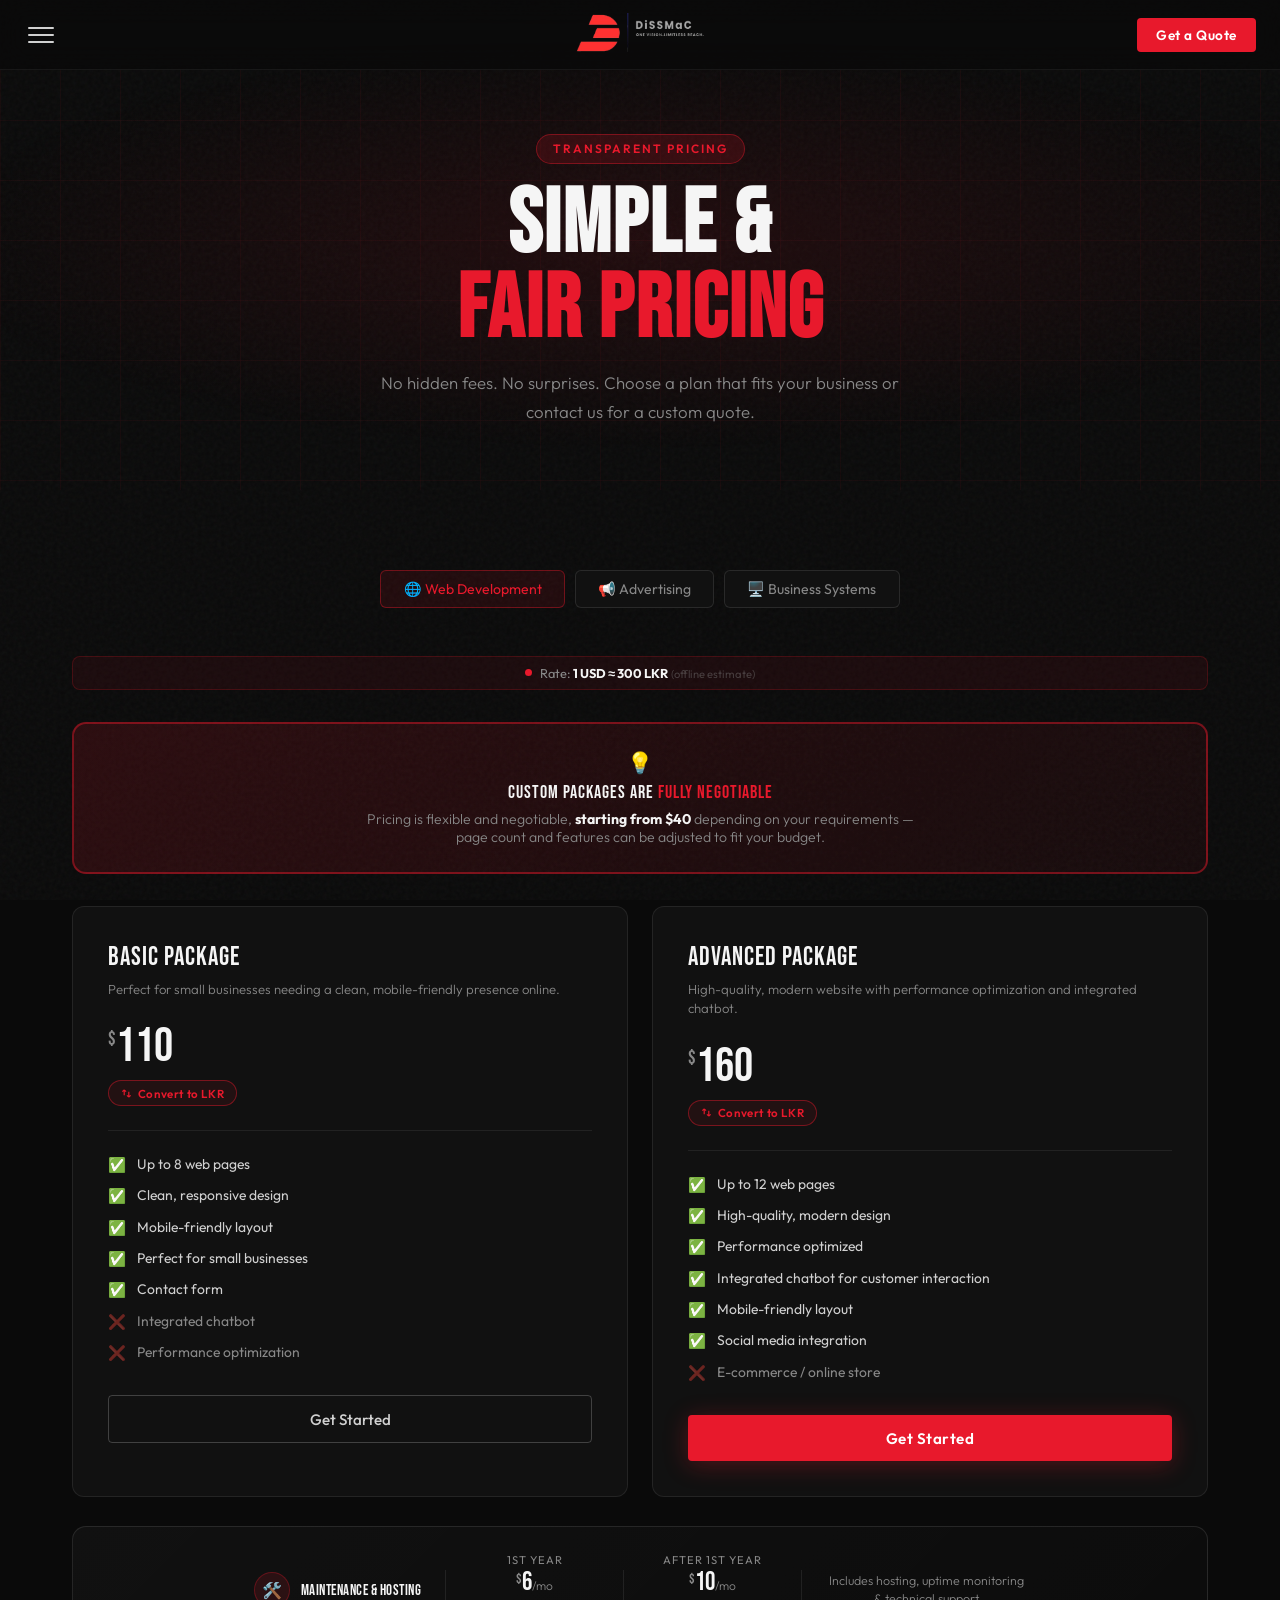
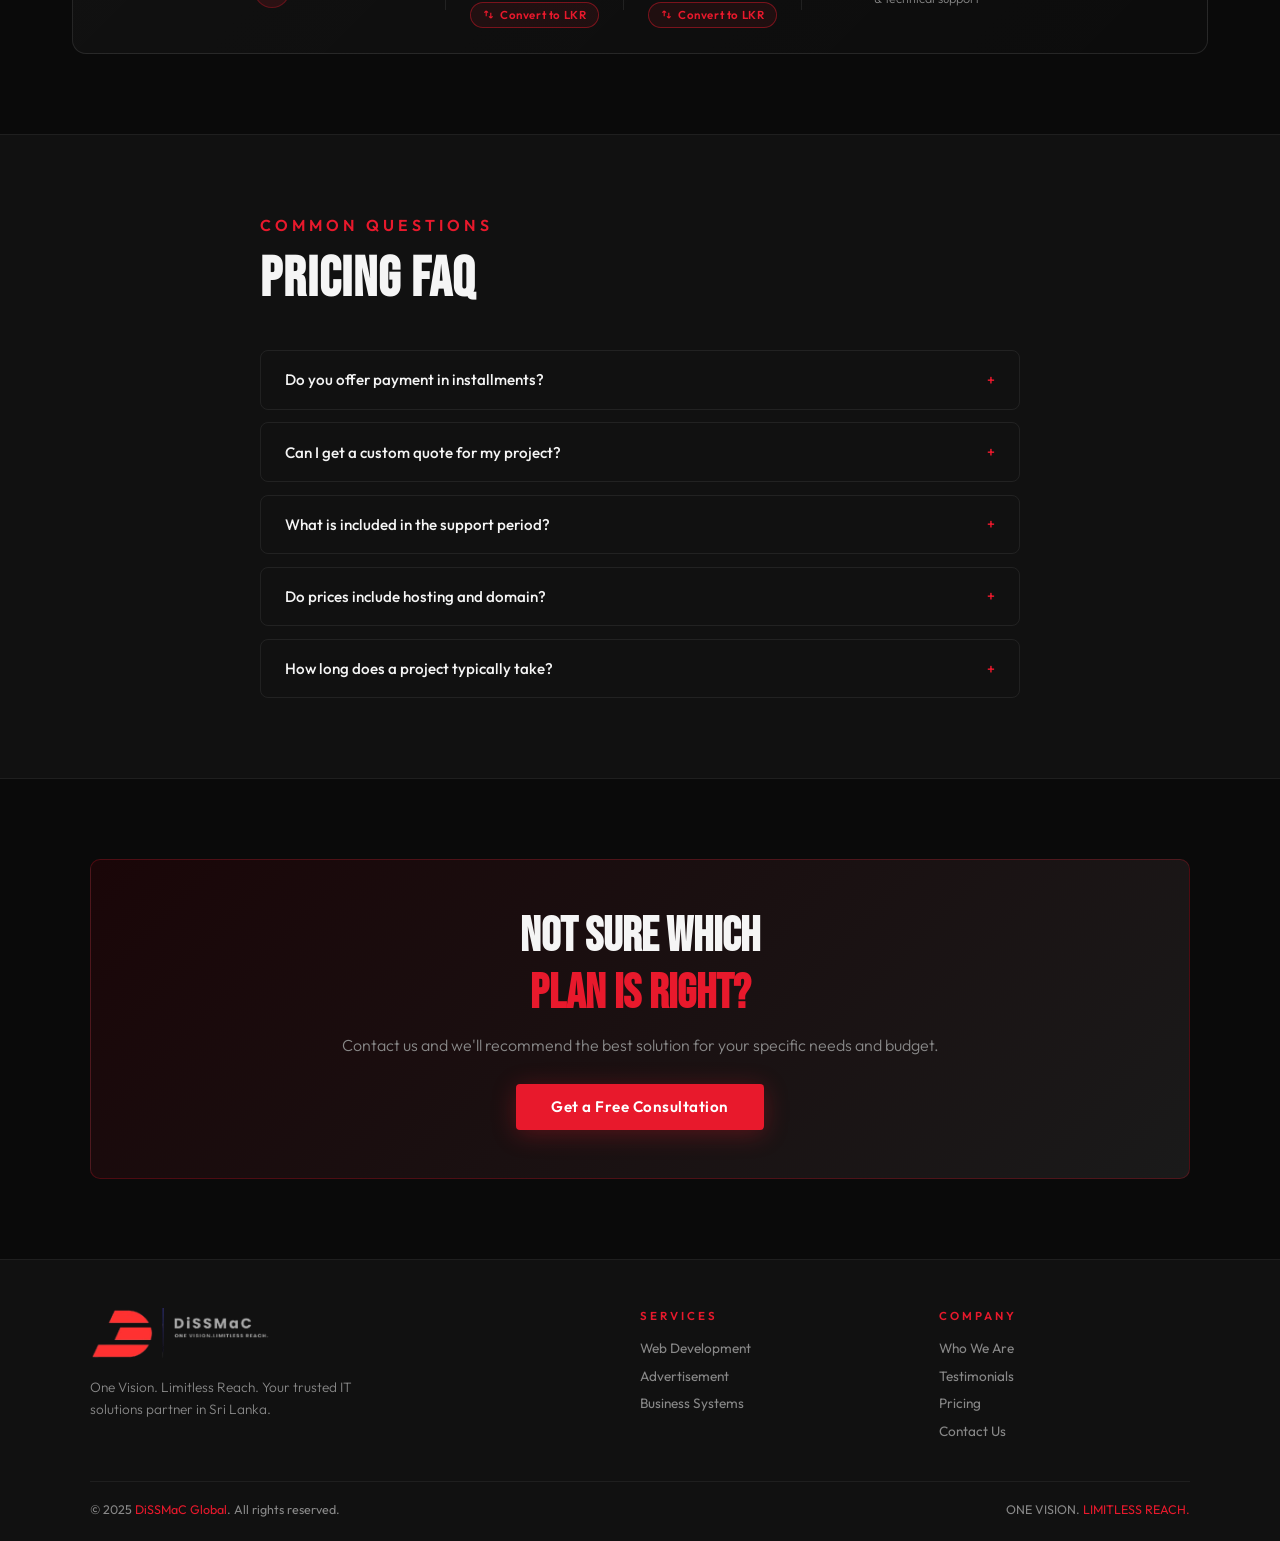
<file: pricing.html>
<!DOCTYPE html>
<html lang="en">
<head>
<meta charset="UTF-8"/><meta name="viewport" content="width=device-width,initial-scale=1.0"/>
<title>Pricing — DiSSMaC Global</title>
<link rel="stylesheet" href="shared.css"/>
<style>
.main-content{position:relative;z-index:1}
.pricing-section{padding:5rem 2rem;max-width:1200px;margin:0 auto}
.toggle-wrap{display:flex;align-items:center;gap:1rem;justify-content:center;margin-bottom:3.5rem}
.toggle-label{font-size:.88rem;color:var(--grey);font-weight:500}
.toggle-label.active{color:var(--white)}
.toggle-switch{width:52px;height:28px;background:var(--dark3);border:1px solid rgba(255,255,255,.1);border-radius:14px;cursor:pointer;position:relative;transition:background .3s}
.toggle-switch.on{background:var(--red)}
.toggle-knob{position:absolute;top:3px;left:3px;width:20px;height:20px;background:#fff;border-radius:50%;transition:transform .3s}
.toggle-switch.on .toggle-knob{transform:translateX(24px)}
.save-badge{background:rgba(232,25,44,.15);border:1px solid rgba(232,25,44,.3);color:var(--red);font-size:.72rem;padding:.2rem .6rem;border-radius:10px;letter-spacing:.5px}

.plans-grid{display:grid;grid-template-columns:repeat(auto-fit,minmax(280px,1fr));gap:1.5rem}
.plan-card{background:var(--dark2);border:1px solid rgba(255,255,255,.08);border-radius:12px;padding:2.2rem;position:relative;transition:transform .3s,border-color .3s,box-shadow .3s}
.plan-card:hover{transform:translateY(-6px);box-shadow:0 16px 48px rgba(0,0,0,.4)}
.plan-card.popular{border-color:rgba(232,25,44,.4);box-shadow:0 0 0 1px rgba(232,25,44,.15)}
.popular-badge{position:absolute;top:-14px;left:50%;transform:translateX(-50%);background:var(--red);color:#fff;font-size:.72rem;font-weight:700;letter-spacing:2px;padding:.35rem 1.2rem;border-radius:20px;white-space:nowrap}
.plan-name{font-family:var(--font-head);font-size:1.6rem;letter-spacing:1px;color:var(--white);margin-bottom:.4rem}
.plan-desc{font-size:.82rem;color:var(--grey);margin-bottom:1.5rem;font-weight:300;line-height:1.5}
.plan-price{font-family:var(--font-head);font-size:3rem;color:var(--white);line-height:1}
.plan-price .currency{font-size:1.2rem;vertical-align:top;margin-top:.4rem;display:inline-block;color:var(--grey)}
.plan-price .period{font-family:var(--font-body);font-size:.8rem;color:var(--grey);font-weight:300}
.plan-divider{height:1px;background:rgba(255,255,255,.07);margin:1.5rem 0}
.plan-features{list-style:none;display:flex;flex-direction:column;gap:.7rem;margin-bottom:2rem}
.plan-features li{font-size:.87rem;color:var(--light);display:flex;gap:.7rem;align-items:flex-start;line-height:1.4}
.plan-features li span:first-child{flex-shrink:0;font-size:.9rem}
.plan-features li.no{color:var(--grey)}
.plan-features li.no span:first-child{opacity:.4}

.service-tabs{display:flex;gap:.6rem;flex-wrap:wrap;justify-content:center;margin-bottom:3rem}
.tab-btn{background:var(--dark2);border:1px solid rgba(255,255,255,.1);color:var(--grey);padding:.55rem 1.4rem;border-radius:6px;font-size:.88rem;cursor:pointer;transition:all .2s;font-family:var(--font-body)}
.tab-btn.active,.tab-btn:hover{background:rgba(232,25,44,.1);border-color:rgba(232,25,44,.4);color:var(--red)}

.faq-section{background:var(--dark2);border-top:1px solid rgba(255,255,255,.06);border-bottom:1px solid rgba(255,255,255,.06);padding:5rem 2rem}
.faq-inner{max-width:760px;margin:0 auto}
.faq-list{margin-top:2.5rem;display:flex;flex-direction:column;gap:.8rem}
.faq-item{border:1px solid rgba(255,255,255,.07);border-radius:8px;overflow:hidden;transition:border-color .3s}
.faq-item.open{border-color:rgba(232,25,44,.25)}
.faq-q{padding:1.2rem 1.5rem;display:flex;justify-content:space-between;align-items:center;cursor:pointer;font-size:.95rem;color:var(--white);font-weight:500;user-select:none}
.faq-q .faq-icon{font-size:.9rem;color:var(--red);transition:transform .3s;flex-shrink:0}
.faq-item.open .faq-icon{transform:rotate(45deg)}
.faq-a{max-height:0;overflow:hidden;transition:max-height .35s ease}
.faq-item.open .faq-a{max-height:200px}
.faq-a p{padding:0 1.5rem 1.2rem;font-size:.88rem;color:var(--grey);line-height:1.7;font-weight:300}

.cta-strip{margin:5rem 2rem;max-width:1100px;margin-left:auto;margin-right:auto;background:linear-gradient(135deg,#1a0608,#1a1a1a);border:1px solid rgba(232,25,44,.25);border-radius:10px;padding:3rem 2rem;text-align:center}
.cta-strip h2{font-family:var(--font-head);font-size:clamp(1.8rem,4vw,3rem);color:var(--white);margin-bottom:.8rem}
.cta-strip p{color:var(--grey);margin-bottom:1.8rem;font-weight:300}
.btn-row{display:flex;gap:1rem;justify-content:center;flex-wrap:wrap}

/* Currency toggle */
.plan-price{transition:opacity .2s}
.plan-price.converting{opacity:.4;transform:scale(.97);transition:all .15s}
.currency-pill{display:inline-flex;align-items:center;gap:.35rem;margin-top:.55rem;padding:.28rem .75rem;border-radius:20px;font-size:.72rem;font-weight:600;letter-spacing:.6px;cursor:pointer;border:1px solid rgba(232,25,44,.45);color:var(--red);background:rgba(232,25,44,.08);transition:all .22s;user-select:none;font-family:var(--font-body)}
.currency-pill:hover{background:rgba(232,25,44,.18);border-color:rgba(232,25,44,.7);transform:translateY(-1px)}
.currency-pill svg{width:11px;height:11px;flex-shrink:0}
.currency-pill.lkr-active{background:rgba(232,25,44,.15);border-color:var(--red);color:#fff}
.rate-bar{display:flex;align-items:center;justify-content:center;gap:.5rem;background:rgba(232,25,44,.07);border:1px solid rgba(232,25,44,.2);border-radius:8px;padding:.5rem 1.2rem;margin-bottom:2rem;font-size:.8rem;color:var(--grey);flex-wrap:wrap}
.rate-bar strong{color:var(--white)}
.rate-dot{width:7px;height:7px;border-radius:50%;background:var(--red);animation:pulse 2s infinite}
@keyframes pulse{0%,100%{opacity:1}50%{opacity:.3}}
</style>
</head>
<body>
<div id="sidebar-overlay" onclick="closeSidebar()"></div>
<nav id="sidebar">
  <div class="sidebar-header"><div class="sidebar-logo">Di<span>SS</span>MaC</div><button id="close-btn" onclick="closeSidebar()">✕</button></div>
  <ul class="nav-list">
    <li><a href="index.html" class="nav-link"><span>🏠 Home</span></a></li>
    <li><a href="who-we-are.html" class="nav-link"><span>👥 Who We Are</span></a></li>
    <div class="nav-divider"></div>
    <li>
      <div class="nav-link" onclick="toggleServices(this)"><span>⚙️ Services</span><span class="arrow">›</span></div>
      <ul class="sub-menu" id="services-sub">
        <li><a href="web-development.html">🌐 Website Design & Development</a></li>
        <li><a href="advertisement.html">📢 Advertisement Creation</a></li>
        <li><a href="business-systems.html">🖥️ Business System Creation</a></li>
      </ul>
    </li>
    <div class="nav-divider"></div>
    <li><a href="testimonials.html" class="nav-link"><span>⭐ Testimonials</span></a></li>
    <li><a href="pricing.html" class="nav-link active"><span>💰 Pricing</span></a></li>
    <li><a href="contact.html" class="nav-link"><span>📩 Contact Us</span></a></li>
  </ul>
  <div class="sidebar-foot"><p>One Vision. Limitless Reach.</p></div>
</nav>
<header id="topbar">
  <button id="hamburger" onclick="toggleSidebar()"><span></span><span></span><span></span></button>
  <a href="index.html" class="topbar-logo"><img width="130vw" height="43vh" margin-top="150vh" src="sslog.png"></a>
  <a href="contact.html" class="topbar-cta">Get a Quote</a>
</header>

<div class="main-content">
  <section class="page-hero">
    <div class="page-hero-inner">
      <div class="page-label">Transparent Pricing</div>
      <h1 class="page-title">SIMPLE &<br><span class="r">FAIR PRICING</span></h1>
      <p class="page-subtitle">No hidden fees. No surprises. Choose a plan that fits your business or contact us for a custom quote.</p>
    </div>
  </section>

  <section class="pricing-section">
    <!-- Service Tabs -->
    <div class="service-tabs">
      <button class="tab-btn active" onclick="switchTab('web',this)">🌐 Web Development</button>
      <button class="tab-btn" onclick="switchTab('ads',this)">📢 Advertising</button>
      <button class="tab-btn" onclick="switchTab('sys',this)">🖥️ Business Systems</button>
    </div>


    <!-- Live Rate Bar -->
    <div class="rate-bar" id="rate-bar">
      <div class="rate-dot"></div>
      <span id="rate-text">Fetching live USD → LKR rate…</span>
    </div>

    <!-- WEB PLANS -->
    <div id="web-note" style="grid-column:1/-1;background:linear-gradient(135deg,rgba(232,25,44,.15),rgba(232,25,44,.05));border:2px solid rgba(232,25,44,.45);border-radius:14px;padding:1.6rem 2rem;text-align:center;margin-bottom:2rem">
      <div style="font-size:1.3rem;margin-bottom:.35rem">💡</div>
      <div style="font-family:var(--font-head);font-size:1.15rem;color:var(--white);letter-spacing:1px;margin-bottom:.4rem">CUSTOM PACKAGES ARE <span style="color:var(--red)">FULLY NEGOTIABLE</span></div>
      <div style="color:var(--grey);font-size:.88rem;font-weight:300;max-width:580px;margin:0 auto">Pricing is flexible and negotiable, <strong style="color:var(--white)">starting from $40</strong> depending on your requirements — page count and features can be adjusted to fit your budget.</div>
    </div>
    <div id="tab-web" class="plans-grid">
      <div class="plan-card">
        <div class="plan-name">Basic Package</div>
        <div class="plan-desc">Perfect for small businesses needing a clean, mobile-friendly presence online.</div>
        <div class="plan-price" data-usd="110"><span class="currency">$</span><span id="web-s-price">110</span></div>
        <div class="currency-pill" data-pill="110" onclick="togglePrice(this)"><svg viewBox="0 0 24 24" fill="none" stroke="currentColor" stroke-width="2.5"><path d="M7 16V4m0 0L3 8m4-4l4 4M17 8v12m0 0l4-4m-4 4l-4-4"/></svg><span>Convert to LKR</span></div>
        <div class="plan-divider"></div>
        <ul class="plan-features">
          <li><span>✅</span><span>Up to 8 web pages</span></li>
          <li><span>✅</span><span>Clean, responsive design</span></li>
          <li><span>✅</span><span>Mobile-friendly layout</span></li>
          <li><span>✅</span><span>Perfect for small businesses</span></li>
          <li><span>✅</span><span>Contact form</span></li>
          <li class="no"><span>❌</span><span>Integrated chatbot</span></li>
          <li class="no"><span>❌</span><span>Performance optimization</span></li>
        </ul>
        <a href="contact.html" class="btn-outline" style="width:100%;text-align:center;display:block">Get Started</a>
      </div>
      <div class="plan-card">
        <div class="plan-name">Advanced Package</div>
        <div class="plan-desc">High-quality, modern website with performance optimization and integrated chatbot.</div>
        <div class="plan-price" data-usd="160"><span class="currency">$</span><span id="web-b-price">160</span></div>
        <div class="currency-pill" data-pill="160" onclick="togglePrice(this)"><svg viewBox="0 0 24 24" fill="none" stroke="currentColor" stroke-width="2.5"><path d="M7 16V4m0 0L3 8m4-4l4 4M17 8v12m0 0l4-4m-4 4l-4-4"/></svg><span>Convert to LKR</span></div>
        <div class="plan-divider"></div>
        <ul class="plan-features">
          <li><span>✅</span><span>Up to 12 web pages</span></li>
          <li><span>✅</span><span>High-quality, modern design</span></li>
          <li><span>✅</span><span>Performance optimized</span></li>
          <li><span>✅</span><span>Integrated chatbot for customer interaction</span></li>
          <li><span>✅</span><span>Mobile-friendly layout</span></li>
          <li><span>✅</span><span>Social media integration</span></li>
          <li class="no"><span>❌</span><span>E-commerce / online store</span></li>
        </ul>
        <a href="contact.html" class="btn-primary" style="width:100%;text-align:center;display:block">Get Started</a>
      </div>
    </div>

    <!-- Maintenance Cost Banner -->
    <div id="maint-banner" style="margin-top:1.8rem;background:linear-gradient(135deg,rgba(255,255,255,.03),rgba(255,255,255,.01));border:1px solid rgba(255,255,255,.1);border-radius:14px;padding:1.6rem 2rem;display:flex;flex-wrap:wrap;align-items:center;justify-content:center;gap:1.5rem">
      <div style="display:flex;align-items:center;gap:.7rem;flex-shrink:0">
        <div style="width:36px;height:36px;border-radius:50%;background:rgba(232,25,44,.12);border:1px solid rgba(232,25,44,.3);display:flex;align-items:center;justify-content:center;font-size:1rem">🛠️</div>
        <div style="font-family:var(--font-head);font-size:.95rem;letter-spacing:.5px;color:var(--white)">MAINTENANCE & HOSTING</div>
      </div>
      <div style="width:1px;height:40px;background:rgba(255,255,255,.08);flex-shrink:0"></div>
      <!-- 1st Year -->
      <div style="text-align:center">
        <div style="font-size:.7rem;color:var(--grey);letter-spacing:1px;text-transform:uppercase;margin-bottom:.2rem">1st Year</div>
        <div style="font-family:var(--font-head);font-size:1.6rem;color:var(--white);line-height:1"><span id="my1-curr" style="font-size:.85rem;color:var(--grey);vertical-align:top;margin-top:.2rem;display:inline-block">$</span><span id="my1-num">6</span><span style="font-family:var(--font-body);font-size:.75rem;color:var(--grey);font-weight:300">/mo</span></div>
        <div class="currency-pill" data-pill="6" data-price-id="my1" onclick="togglePrice(this)" style="margin-top:.4rem;justify-content:center"><svg viewBox="0 0 24 24" fill="none" stroke="currentColor" stroke-width="2.5"><path d="M7 16V4m0 0L3 8m4-4l4 4M17 8v12m0 0l4-4m-4 4l-4-4"/></svg><span>Convert to LKR</span></div>
      </div>
      <div style="width:1px;height:40px;background:rgba(255,255,255,.08);flex-shrink:0"></div>
      <!-- After 1st Year -->
      <div style="text-align:center">
        <div style="font-size:.7rem;color:var(--grey);letter-spacing:1px;text-transform:uppercase;margin-bottom:.2rem">After 1st Year</div>
        <div style="font-family:var(--font-head);font-size:1.6rem;color:var(--white);line-height:1"><span id="my2-curr" style="font-size:.85rem;color:var(--grey);vertical-align:top;margin-top:.2rem;display:inline-block">$</span><span id="my2-num">10</span><span style="font-family:var(--font-body);font-size:.75rem;color:var(--grey);font-weight:300">/mo</span></div>
        <div class="currency-pill" data-pill="10" data-price-id="my2" onclick="togglePrice(this)" style="margin-top:.4rem;justify-content:center"><svg viewBox="0 0 24 24" fill="none" stroke="currentColor" stroke-width="2.5"><path d="M7 16V4m0 0L3 8m4-4l4 4M17 8v12m0 0l4-4m-4 4l-4-4"/></svg><span>Convert to LKR</span></div>
      </div>
      <div style="width:1px;height:40px;background:rgba(255,255,255,.08);flex-shrink:0"></div>
      <div style="font-size:.78rem;color:var(--grey);font-weight:300;max-width:200px;line-height:1.5;text-align:center">Includes hosting, uptime monitoring & technical support</div>
    </div>

    <!-- ADS NOTE -->
    <div style="text-align:center;margin-bottom:1.5rem;color:var(--grey);font-size:.88rem;font-weight:300;display:none" id="ads-note">👉 <span style="color:var(--white)">Prices are flexible</span> depending on complexity and quantity</div>

    <!-- ADS PLANS -->
    <div id="tab-ads" class="plans-grid" style="display:none">
      <div class="plan-card">
        <div class="plan-name">Ad Post Design</div>
        <div class="plan-desc">Eye-catching ad post designs to grab attention on any platform.</div>
        <div class="plan-price" data-usd="2"><span class="currency">$</span><span>2</span><span class="period"> per post</span></div>
        <div class="currency-pill" data-pill="2" onclick="togglePrice(this)"><svg viewBox="0 0 24 24" fill="none" stroke="currentColor" stroke-width="2.5"><path d="M7 16V4m0 0L3 8m4-4l4 4M17 8v12m0 0l4-4m-4 4l-4-4"/></svg><span>Convert to LKR</span></div>
        <div class="plan-divider"></div>
        <ul class="plan-features">
          <li><span>✅</span><span>Social media ready formats</span></li>
          <li><span>✅</span><span>Custom branding</span></li>
          <li><span>✅</span><span>FB, IG, WhatsApp & more</span></li>
          <li><span>✅</span><span>Fast turnaround</span></li>
          <li class="no"><span>❌</span><span>Video content</span></li>
          <li class="no"><span>❌</span><span>Animation</span></li>
        </ul>
        <a href="contact.html" class="btn-outline" style="width:100%;text-align:center;display:block">Get Started</a>
      </div>
      <div class="plan-card">
        <div class="plan-name">10-Second Ad Video</div>
        <div class="plan-desc">Short, punchy video ads perfect for Instagram Reels, TikTok and Facebook Stories.</div>
        <div class="plan-price" data-usd="5"><span class="currency">$</span><span>5</span><span class="period"> per video</span></div>
        <div class="currency-pill" data-pill="5" onclick="togglePrice(this)"><svg viewBox="0 0 24 24" fill="none" stroke="currentColor" stroke-width="2.5"><path d="M7 16V4m0 0L3 8m4-4l4 4M17 8v12m0 0l4-4m-4 4l-4-4"/></svg><span>Convert to LKR</span></div>
        <div class="plan-divider"></div>
        <ul class="plan-features">
          <li><span>✅</span><span>10-second video ad</span></li>
          <li><span>✅</span><span>Custom branding & text</span></li>
          <li><span>✅</span><span>Background music</span></li>
          <li><span>✅</span><span>Platform-optimized format</span></li>
          <li><span>✅</span><span>Suitable for FB, IG, TikTok</span></li>
          <li><span>✅</span><span>High engagement format</span></li>
        </ul>
        <a href="contact.html" class="btn-primary" style="width:100%;text-align:center;display:block">Get Started</a>
      </div>
      <div class="plan-card">
        <div class="plan-name">20-Second Ad Video</div>
        <div class="plan-desc">Longer video ads with more detail — ideal for storytelling and product showcases.</div>
        <div class="plan-price" data-usd="9"><span class="currency">$</span><span>9</span><span class="period"> per video</span></div>
        <div class="currency-pill" data-pill="9" onclick="togglePrice(this)"><svg viewBox="0 0 24 24" fill="none" stroke="currentColor" stroke-width="2.5"><path d="M7 16V4m0 0L3 8m4-4l4 4M17 8v12m0 0l4-4m-4 4l-4-4"/></svg><span>Convert to LKR</span></div>
        <div class="plan-divider"></div>
        <ul class="plan-features">
          <li><span>✅</span><span>20-second video ad</span></li>
          <li><span>✅</span><span>Custom branding & text overlays</span></li>
          <li><span>✅</span><span>Background music & transitions</span></li>
          <li><span>✅</span><span>Product/service showcase ready</span></li>
          <li><span>✅</span><span>All major platform formats</span></li>
          <li><span>✅</span><span>Prices flexible by complexity & quantity</span></li>
        </ul>
        <a href="contact.html" class="btn-outline" style="width:100%;text-align:center;display:block">Get Started</a>
      </div>
    </div>

    <!-- SYSTEMS PLANS -->
    <div id="tab-sys" class="plans-grid" style="display:none">
      <!-- Negotiable Pricing Banner -->
      <div style="grid-column:1/-1;background:linear-gradient(135deg,rgba(232,25,44,.18),rgba(232,25,44,.06));border:2px solid rgba(232,25,44,.5);border-radius:14px;padding:2.5rem 2rem;text-align:center">
        <div style="font-size:1.8rem;margin-bottom:.5rem">⚙️ 💡</div>
        <div style="font-family:var(--font-head);font-size:1.4rem;color:var(--white);letter-spacing:1px;margin-bottom:.6rem">PRICING IS <span style="color:var(--red)">FULLY NEGOTIABLE</span></div>
        <div style="color:var(--grey);font-size:.92rem;font-weight:300;max-width:580px;margin:0 auto 1.4rem">All custom business system pricing is based on your requirements and complexity. <strong style="color:var(--white)">Contact us and we'll work out a price that fits your budget.</strong></div>
        <a href="contact.html" class="btn-primary" style="display:inline-block">Get a Custom Quote</a>
      </div>
    </div>
  </section>

  <!-- FAQ -->
  <section class="faq-section">
    <div class="faq-inner">
      <p class="section-label">Common Questions</p>
      <h2 class="section-title">Pricing FAQ</h2>
      <div class="faq-list">
        <div class="faq-item">
          <div class="faq-q" onclick="toggleFaq(this)"><span>Do you offer payment in installments?</span><span class="faq-icon">+</span></div>
          <div class="faq-a"><p>Yes! For projects over LKR 50,000, we offer flexible payment plans — typically 50% upfront and 50% on delivery. Contact us to discuss your preferred arrangement.</p></div>
        </div>
        <div class="faq-item">
          <div class="faq-q" onclick="toggleFaq(this)"><span>Can I get a custom quote for my project?</span><span class="faq-icon">+</span></div>
          <div class="faq-a"><p>Absolutely! Every business is unique. Contact us through our Contact page with your project details and we'll prepare a custom quote within 24 hours.</p></div>
        </div>
        <div class="faq-item">
          <div class="faq-q" onclick="toggleFaq(this)"><span>What is included in the support period?</span><span class="faq-icon">+</span></div>
          <div class="faq-a"><p>Support includes bug fixes, minor content updates, technical assistance, and guidance. Major feature additions after launch may be quoted separately.</p></div>
        </div>
        <div class="faq-item">
          <div class="faq-q" onclick="toggleFaq(this)"><span>Do prices include hosting and domain?</span><span class="faq-icon">+</span></div>
          <div class="faq-a"><p>Our development prices do not include hosting and domain costs. However, we can recommend the best affordable options and assist with the full setup process.</p></div>
        </div>
        <div class="faq-item">
          <div class="faq-q" onclick="toggleFaq(this)"><span>How long does a project typically take?</span><span class="faq-icon">+</span></div>
          <div class="faq-a"><p>Starter websites take 1–2 weeks, Business sites take 2–4 weeks, and E-commerce or System projects typically take 4–8 weeks depending on complexity.</p></div>
        </div>
      </div>
    </div>
  </section>

  <div class="cta-strip">
    <h2>Not Sure Which<br><span style="color:var(--red)">Plan is Right?</span></h2>
    <p>Contact us and we'll recommend the best solution for your specific needs and budget.</p>
    <div class="btn-row">
      <a href="contact.html" class="btn-primary">Get a Free Consultation</a>
    </div>
  </div>
</div>

<footer>
  <div class="footer-inner">
    <div class="footer-brand"><div class="brand-name"><img width="180vw" height="55vh" src="sslog.png"></div><p>One Vision. Limitless Reach. Your trusted IT solutions partner in Sri Lanka.</p></div>
    <div class="footer-col"><h4>Services</h4><ul><li><a href="web-development.html">Web Development</a></li><li><a href="advertisement.html">Advertisement</a></li><li><a href="business-systems.html">Business Systems</a></li></ul></div>
    <div class="footer-col"><h4>Company</h4><ul><li><a href="who-we-are.html">Who We Are</a></li><li><a href="testimonials.html">Testimonials</a></li><li><a href="pricing.html">Pricing</a></li><li><a href="contact.html">Contact Us</a></li></ul></div>
  </div>
  <div class="footer-bottom"><p>© 2025 <span class="r">DiSSMaC Global</span>. All rights reserved.</p><p>ONE VISION. <span class="r">LIMITLESS REACH.</span></p></div>
</footer>
<script>
function toggleSidebar(){document.getElementById('sidebar').classList.toggle('open');document.getElementById('sidebar-overlay').classList.toggle('active');document.getElementById('hamburger').classList.toggle('open')}
function closeSidebar(){document.getElementById('sidebar').classList.remove('open');document.getElementById('sidebar-overlay').classList.remove('active');document.getElementById('hamburger').classList.remove('open')}
function toggleServices(el){document.getElementById('services-sub').classList.toggle('open');el.classList.toggle('active-parent')}
window.addEventListener('scroll',()=>document.getElementById('topbar').classList.toggle('scrolled',window.scrollY>40));


let activeTab='web';
function switchTab(tab,btn){
  document.querySelectorAll('.tab-btn').forEach(b=>b.classList.remove('active'));
  btn.classList.add('active');
  document.getElementById('tab-web').style.display='none';
  document.getElementById('tab-ads').style.display='none';
  document.getElementById('tab-sys').style.display='none';
  document.getElementById('web-note').style.display='none';
  document.getElementById('ads-note').style.display='none';
  document.getElementById('maint-banner').style.display='none';
  document.getElementById('tab-'+tab).style.display='grid';
  if(tab==='web'){
    document.getElementById('web-note').style.display='block';
    document.getElementById('maint-banner').style.display='flex';
  }
  if(tab==='ads') document.getElementById('ads-note').style.display='block';
  activeTab=tab;
}

function toggleFaq(el){
  const item=el.parentElement;
  item.classList.toggle('open');
}
// ── Live USD→LKR Currency Converter ─────────────────────────────
let liveRate = null;

async function fetchRate() {
  try {
    const res = await fetch('https://api.exchangerate-api.com/v4/latest/USD');
    const data = await res.json();
    liveRate = data.rates.LKR;
    const t = new Date().toLocaleTimeString('en-US',{hour:'2-digit',minute:'2-digit'});
    document.getElementById('rate-text').innerHTML =
      `Live rate: <strong>1 USD = ${liveRate.toFixed(2)} LKR</strong> &nbsp;·&nbsp; Updated ${t}`;
  } catch(e) {
    liveRate = 300;
    document.getElementById('rate-text').innerHTML =
      `Rate: <strong>1 USD ≈ ${liveRate} LKR</strong> <span style="font-size:.7rem;opacity:.4">(offline estimate)</span>`;
  }
}

function togglePrice(pill) {
  if (!liveRate) return;
  const usd = parseFloat(pill.dataset.pill);
  const isLKR = pill.dataset.currency === 'lkr';
  const labelEl = pill.querySelector('span');
  const priceId = pill.dataset.priceId;

  let currSpan, numSpan, flashEl;

  if (priceId) {
    // Maintenance pills — use explicit IDs
    currSpan = document.getElementById(priceId + '-curr');
    numSpan  = document.getElementById(priceId + '-num');
    flashEl  = currSpan ? currSpan.parentElement : null;
  } else {
    // Card pills — price is the previousElementSibling
    const priceEl = pill.previousElementSibling;
    currSpan = priceEl.querySelector('.currency');
    numSpan  = priceEl.querySelector('span:not(.currency):not(.period)');
    flashEl  = priceEl;
  }

  if (flashEl) { flashEl.style.opacity='.4'; setTimeout(()=>flashEl.style.opacity='',150); }

  if (isLKR) {
    pill.dataset.currency = 'usd';
    pill.classList.remove('lkr-active');
    labelEl.textContent = 'Convert to LKR';
    if (currSpan) { currSpan.textContent='$'; currSpan.style.fontSize=''; }
    if (numSpan)  numSpan.textContent = Number.isInteger(usd) ? usd : usd.toFixed(2);
  } else {
    pill.dataset.currency = 'lkr';
    pill.classList.add('lkr-active');
    labelEl.textContent = 'Back to USD';
    const lkr = Math.round(usd * liveRate);
    if (currSpan) { currSpan.textContent='LKR '; currSpan.style.fontSize='1rem'; }
    if (numSpan)  numSpan.textContent = lkr.toLocaleString();
  }
}

fetchRate();
setInterval(fetchRate, 10 * 60 * 1000);
// ────────────────────────────────────────────────────────────────
</script>
</body>
</html>
</file>
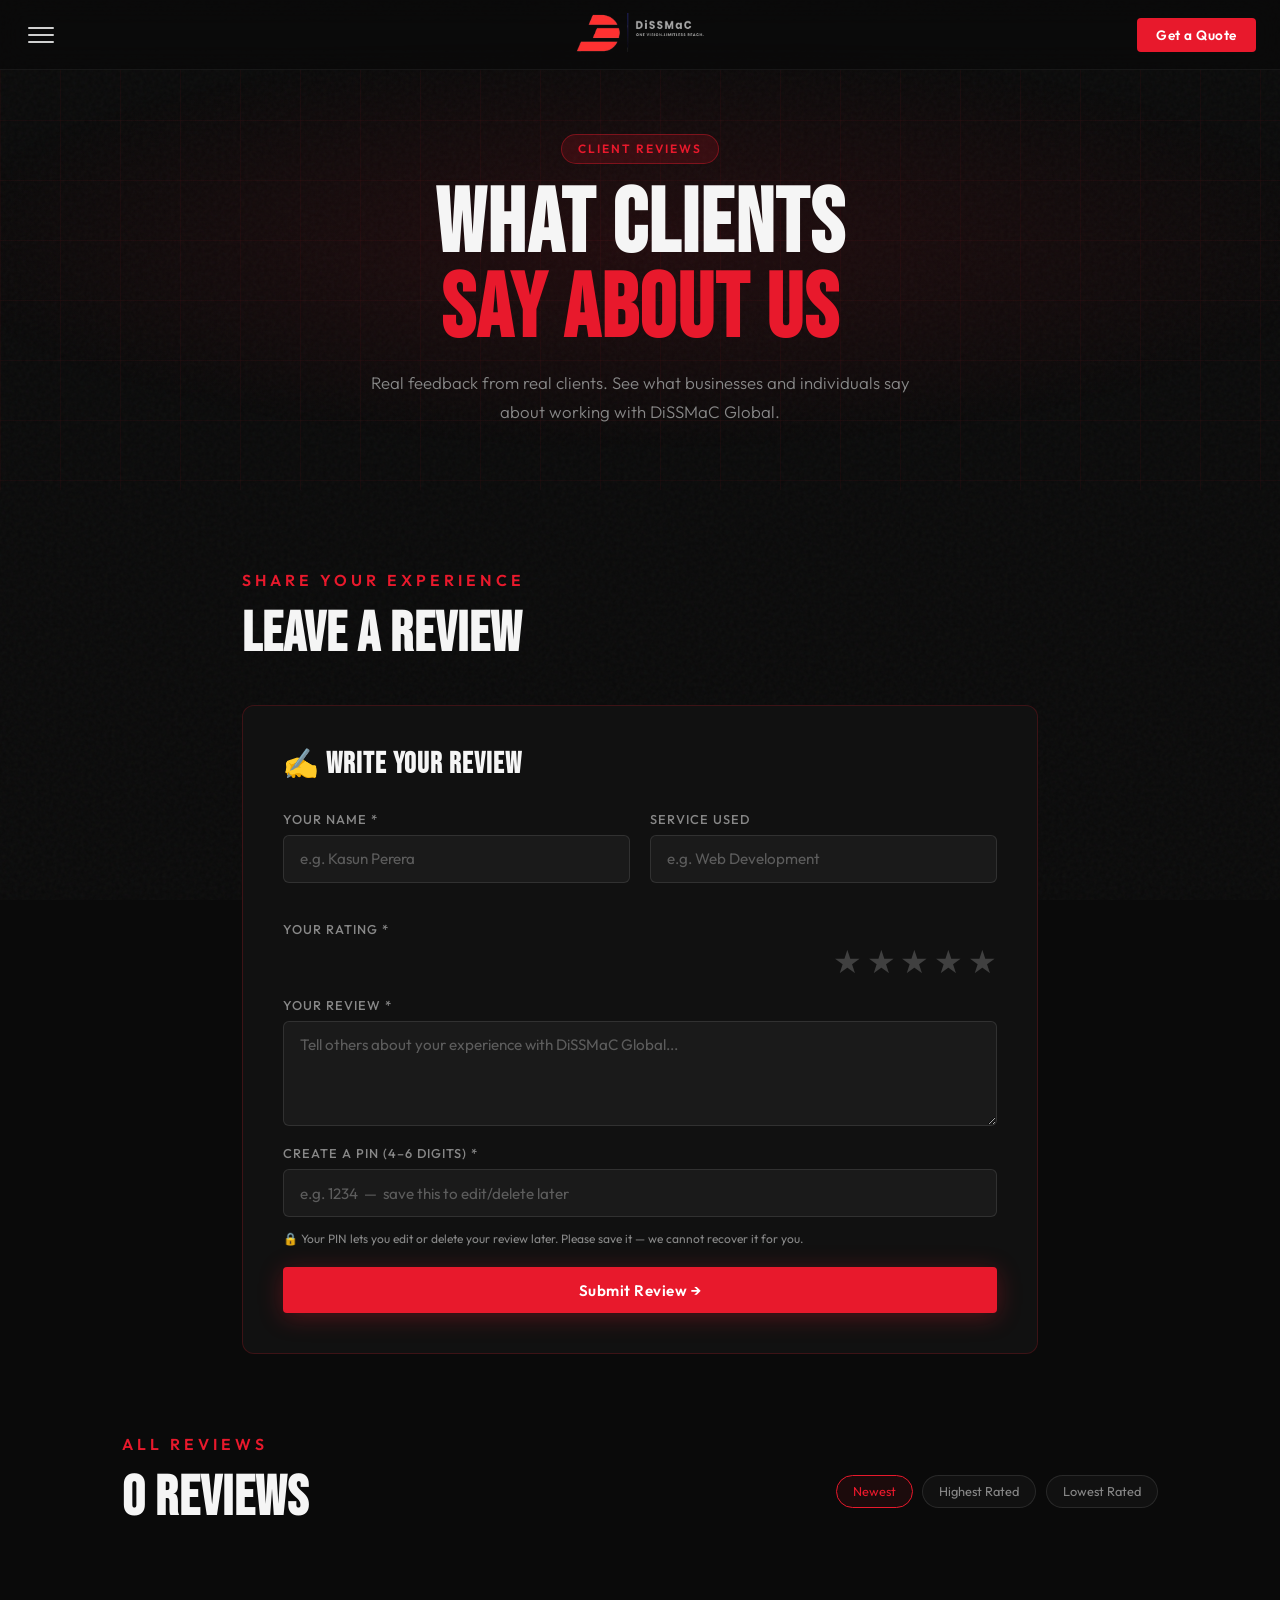
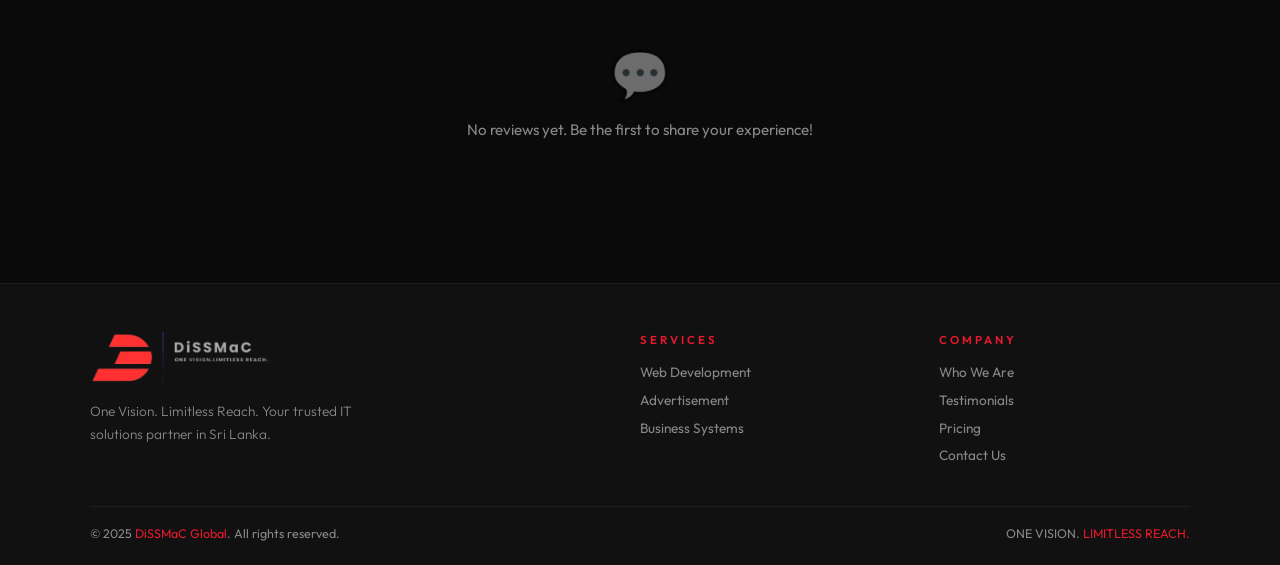
<file: testimonials.html>
<!DOCTYPE html>
<html lang="en">
<head>
<meta charset="UTF-8"/><meta name="viewport" content="width=device-width,initial-scale=1.0"/>
<title>Testimonials — DiSSMaC Global</title>
<link rel="stylesheet" href="shared.css"/>
<style>
.main-content{position:relative;z-index:1}

/* ── REVIEW FORM ── */
.review-section{padding:5rem 2rem;max-width:860px;margin:0 auto}
.form-card{background:var(--dark2);border:1px solid rgba(232,25,44,.2);border-radius:12px;padding:2.5rem;margin-top:2.5rem}
.form-card h3{font-family:var(--font-head);font-size:1.8rem;letter-spacing:1px;color:var(--white);margin-bottom:1.8rem}
.form-row{display:grid;grid-template-columns:1fr 1fr;gap:1.2rem;margin-bottom:1.2rem}
@media(max-width:560px){.form-row{grid-template-columns:1fr}}
.form-group{display:flex;flex-direction:column;gap:.5rem;margin-bottom:1.2rem}
.form-group label{font-size:.8rem;color:var(--grey);letter-spacing:1px;text-transform:uppercase;font-weight:500}
.form-group input,.form-group textarea{background:var(--dark3);border:1px solid rgba(255,255,255,.1);border-radius:6px;padding:.85rem 1rem;color:var(--white);font-family:var(--font-body);font-size:.95rem;transition:border-color .2s,box-shadow .2s;resize:vertical}
.form-group input:focus,.form-group textarea:focus{outline:none;border-color:var(--red);box-shadow:0 0 0 3px rgba(232,25,44,.1)}
.form-group input::placeholder,.form-group textarea::placeholder{color:rgba(136,136,136,.6)}

/* STAR RATING INPUT */
.star-label{font-size:.8rem;color:var(--grey);letter-spacing:1px;text-transform:uppercase;font-weight:500;margin-bottom:.5rem;display:block}
.star-input{display:flex;flex-direction:row-reverse;gap:.3rem;margin-bottom:1.2rem}
.star-input input{display:none}
.star-input label{font-size:2rem;color:rgba(255,255,255,.2);cursor:pointer;transition:color .15s,transform .15s;line-height:1}
.star-input label:hover,.star-input label:hover~label,
.star-input input:checked~label{color:#fbbf24;transform:scale(1.15)}

/* PIN input */
.pin-note{font-size:.75rem;color:var(--grey);margin-top:.3rem;line-height:1.5}

/* ── REVIEWS LIST ── */
.reviews-section{padding:0 2rem 5rem;max-width:1100px;margin:0 auto}
.reviews-header{display:flex;align-items:center;justify-content:space-between;flex-wrap:wrap;gap:1rem;margin-bottom:2rem}
.sort-controls{display:flex;gap:.6rem;flex-wrap:wrap}
.sort-btn{background:var(--dark2);border:1px solid rgba(255,255,255,.1);color:var(--grey);padding:.45rem 1rem;border-radius:20px;font-size:.8rem;cursor:pointer;transition:all .2s;font-family:var(--font-body)}
.sort-btn.active,.sort-btn:hover{border-color:var(--red);color:var(--red);background:rgba(232,25,44,.08)}

.reviews-grid{display:grid;grid-template-columns:repeat(auto-fill,minmax(300px,1fr));gap:1.5rem}
.review-card{background:var(--dark2);border:1px solid rgba(255,255,255,.07);border-radius:10px;padding:1.8rem;position:relative;transition:transform .3s,border-color .3s,box-shadow .3s;animation:fadeUp .5s both}
.review-card:hover{transform:translateY(-4px);border-color:rgba(232,25,44,.2);box-shadow:0 10px 32px rgba(0,0,0,.35)}
.review-stars{display:flex;gap:3px;margin-bottom:.8rem}
.review-stars span{font-size:1.1rem;line-height:1}
.review-text{font-size:.9rem;color:var(--light);line-height:1.7;font-weight:300;margin-bottom:1.2rem;font-style:italic}
.review-author{display:flex;align-items:center;gap:.8rem}
.author-avatar{width:40px;height:40px;border-radius:50%;background:linear-gradient(135deg,var(--red-dim),#1a1a2e);display:flex;align-items:center;justify-content:center;font-size:1rem;flex-shrink:0;font-weight:600;color:#fff;font-family:var(--font-head)}
.author-info .name{font-size:.9rem;font-weight:600;color:var(--white)}
.author-info .date{font-size:.75rem;color:var(--grey);margin-top:.1rem}
.review-actions{position:absolute;top:1rem;right:1rem;display:flex;gap:.4rem}
.action-btn{background:rgba(255,255,255,.06);border:none;color:var(--grey);padding:.3rem .6rem;border-radius:4px;font-size:.75rem;cursor:pointer;transition:all .2s;font-family:var(--font-body)}
.action-btn:hover{background:rgba(232,25,44,.15);color:var(--red)}
.action-btn.delete-btn:hover{background:rgba(232,25,44,.2)}

/* SUMMARY BAR */
.rating-summary{background:var(--dark2);border:1px solid rgba(255,255,255,.07);border-radius:10px;padding:2rem;margin-bottom:2.5rem;display:flex;gap:2.5rem;align-items:center;flex-wrap:wrap}
.big-rating{text-align:center;flex-shrink:0}
.big-num{font-family:var(--font-head);font-size:4rem;color:var(--white);line-height:1}
.big-stars{display:flex;gap:3px;justify-content:center;margin:.3rem 0}
.big-stars span{font-size:1.2rem}
.total-count{font-size:.75rem;color:var(--grey);letter-spacing:1px}
.rating-bars{flex:1;min-width:200px;display:flex;flex-direction:column;gap:.5rem}
.bar-row{display:flex;align-items:center;gap:.8rem;font-size:.8rem;color:var(--grey)}
.bar-row .bar-label{width:14px;text-align:right;flex-shrink:0}
.bar-track{flex:1;height:6px;background:rgba(255,255,255,.08);border-radius:3px;overflow:hidden}
.bar-fill{height:100%;background:linear-gradient(90deg,var(--red),#ff6b6b);border-radius:3px;transition:width .8s ease}
.bar-row .bar-count{width:20px;flex-shrink:0;text-align:right}

/* MODAL */
.modal-overlay{position:fixed;inset:0;background:rgba(0,0,0,.7);backdrop-filter:blur(6px);z-index:2000;display:flex;align-items:center;justify-content:center;padding:1rem;opacity:0;pointer-events:none;transition:opacity .3s}
.modal-overlay.open{opacity:1;pointer-events:all}
.modal{background:var(--dark2);border:1px solid rgba(232,25,44,.25);border-radius:12px;padding:2rem;width:100%;max-width:420px;animation:fadeUp .3s both}
.modal h3{font-family:var(--font-head);font-size:1.5rem;color:var(--white);margin-bottom:.5rem}
.modal p{font-size:.88rem;color:var(--grey);margin-bottom:1.5rem;line-height:1.5}
.modal-actions{display:flex;gap:.8rem;flex-wrap:wrap}
.modal input{width:100%;background:var(--dark3);border:1px solid rgba(255,255,255,.1);border-radius:6px;padding:.8rem 1rem;color:var(--white);font-family:var(--font-body);font-size:.95rem;margin-bottom:1rem;transition:border-color .2s}
.modal input:focus{outline:none;border-color:var(--red)}
.modal-err{font-size:.82rem;color:var(--red);margin-bottom:.8rem;display:none}

/* EMPTY STATE */
.empty-state{text-align:center;padding:4rem 2rem;color:var(--grey)}
.empty-state .icon{font-size:3rem;margin-bottom:1rem;opacity:.4}
.empty-state p{font-size:.95rem}

/* TOAST */
.toast{position:fixed;bottom:2rem;right:2rem;background:var(--dark3);border:1px solid rgba(232,25,44,.4);color:var(--white);padding:1rem 1.5rem;border-radius:8px;font-size:.88rem;z-index:3000;animation:fadeUp .3s both;box-shadow:0 8px 24px rgba(0,0,0,.4)}
.toast.hidden{display:none}
</style>
</head>
<body>
<div id="sidebar-overlay" onclick="closeSidebar()"></div>
<nav id="sidebar">
  <div class="sidebar-header"><div class="sidebar-logo">Di<span>SS</span>MaC</div><button id="close-btn" onclick="closeSidebar()">✕</button></div>
  <ul class="nav-list">
    <li><a href="index.html" class="nav-link"><span>🏠 Home</span></a></li>
    <li><a href="who-we-are.html" class="nav-link"><span>👥 Who We Are</span></a></li>
    <div class="nav-divider"></div>
    <li>
      <div class="nav-link" onclick="toggleServices(this)"><span>⚙️ Services</span><span class="arrow">›</span></div>
      <ul class="sub-menu" id="services-sub">
        <li><a href="web-development.html">🌐 Website Design & Development</a></li>
        <li><a href="advertisement.html">📢 Advertisement Creation</a></li>
        <li><a href="business-systems.html">🖥️ Business System Creation</a></li>
      </ul>
    </li>
    <div class="nav-divider"></div>
    <li><a href="testimonials.html" class="nav-link active"><span>⭐ Testimonials</span></a></li>
    <li><a href="pricing.html" class="nav-link"><span>💰 Pricing</span></a></li>
    <li><a href="contact.html" class="nav-link"><span>📩 Contact Us</span></a></li>
  </ul>
  <div class="sidebar-foot"><p>One Vision. Limitless Reach.</p></div>
</nav>
<header id="topbar">
  <button id="hamburger" onclick="toggleSidebar()"><span></span><span></span><span></span></button>
  <a href="index.html" class="topbar-logo"><img width="130vw" height="43vh" margin-top="150vh" src="sslog.png"></a>
  <a href="contact.html" class="topbar-cta">Get a Quote</a>
</header>

<div class="main-content">
  <section class="page-hero">
    <div class="page-hero-inner">
      <div class="page-label">Client Reviews</div>
      <h1 class="page-title">WHAT CLIENTS<br><span class="r">SAY ABOUT US</span></h1>
      <p class="page-subtitle">Real feedback from real clients. See what businesses and individuals say about working with DiSSMaC Global.</p>
    </div>
  </section>

  <!-- SUBMIT REVIEW FORM -->
  <section class="review-section">
    <p class="section-label">Share Your Experience</p>
    <h2 class="section-title">Leave a Review</h2>
    <div class="form-card">
      <h3>✍️ Write Your Review</h3>
      <div class="form-row">
        <div class="form-group">
          <label>Your Name *</label>
          <input type="text" id="inp-name" placeholder="e.g. Kasun Perera" maxlength="60"/>
        </div>
        <div class="form-group">
          <label>Service Used</label>
          <input type="text" id="inp-service" placeholder="e.g. Web Development" maxlength="60"/>
        </div>
      </div>
      <span class="star-label">Your Rating *</span>
      <div class="star-input" id="star-input">
        <input type="radio" name="rating" id="s5" value="5"/><label for="s5">★</label>
        <input type="radio" name="rating" id="s4" value="4"/><label for="s4">★</label>
        <input type="radio" name="rating" id="s3" value="3"/><label for="s3">★</label>
        <input type="radio" name="rating" id="s2" value="2"/><label for="s2">★</label>
        <input type="radio" name="rating" id="s1" value="1"/><label for="s1">★</label>
      </div>
      <div class="form-group">
        <label>Your Review *</label>
        <textarea id="inp-review" rows="4" placeholder="Tell others about your experience with DiSSMaC Global..." maxlength="600"></textarea>
      </div>
      <div class="form-group">
        <label>Create a PIN (4–6 digits) *</label>
        <input type="password" id="inp-pin" placeholder="e.g. 1234  —  save this to edit/delete later" maxlength="6"/>
        <span class="pin-note">🔒 Your PIN lets you edit or delete your review later. Please save it — we cannot recover it for you.</span>
      </div>
      <button class="btn-primary" onclick="submitReview()" style="width:100%;justify-content:center">Submit Review →</button>
    </div>
  </section>

  <!-- REVIEWS LIST -->
  <section class="reviews-section">
    <!-- Summary -->
    <div class="rating-summary" id="rating-summary"></div>

    <div class="reviews-header">
      <div>
        <p class="section-label">All Reviews</p>
        <h2 class="section-title" id="review-count-title">Client Reviews</h2>
      </div>
      <div class="sort-controls">
        <button class="sort-btn active" onclick="setSort('newest',this)">Newest</button>
        <button class="sort-btn" onclick="setSort('highest',this)">Highest Rated</button>
        <button class="sort-btn" onclick="setSort('lowest',this)">Lowest Rated</button>
      </div>
    </div>
    <div class="reviews-grid" id="reviews-grid"></div>
  </section>
</div>

<!-- VERIFY PIN MODAL -->
<div class="modal-overlay" id="modal">
  <div class="modal">
    <h3 id="modal-title">Enter Your PIN</h3>
    <p id="modal-desc">Enter the PIN you used when posting this review.</p>
    <input type="password" id="modal-pin" placeholder="Your PIN" maxlength="6"/>
    <div class="modal-err" id="modal-err">❌ Incorrect PIN. Please try again.</div>
    <div class="modal-actions">
      <button class="btn-primary" id="modal-confirm-btn">Confirm</button>
      <button class="btn-outline" onclick="closeModal()">Cancel</button>
    </div>
  </div>
</div>

<!-- EDIT MODAL -->
<div class="modal-overlay" id="edit-modal">
  <div class="modal" style="max-width:520px">
    <h3>✏️ Edit Your Review</h3>
    <p>Update your review below.</p>
    <span class="star-label">Rating</span>
    <div class="star-input" id="edit-star-input">
      <input type="radio" name="edit-rating" id="es5" value="5"/><label for="es5">★</label>
      <input type="radio" name="edit-rating" id="es4" value="4"/><label for="es4">★</label>
      <input type="radio" name="edit-rating" id="es3" value="3"/><label for="es3">★</label>
      <input type="radio" name="edit-rating" id="es2" value="2"/><label for="es2">★</label>
      <input type="radio" name="edit-rating" id="es1" value="1"/><label for="es1">★</label>
    </div>
    <div class="form-group" style="margin-top:.8rem">
      <label>Review</label>
      <textarea id="edit-text" rows="4" style="background:var(--dark3);border:1px solid rgba(255,255,255,.1);border-radius:6px;padding:.8rem 1rem;color:var(--white);font-family:var(--font-body);font-size:.9rem;resize:vertical" maxlength="600"></textarea>
    </div>
    <div class="modal-actions">
      <button class="btn-primary" onclick="saveEdit()">Save Changes</button>
      <button class="btn-outline" onclick="closeEditModal()">Cancel</button>
    </div>
  </div>
</div>

<div class="toast hidden" id="toast"></div>

<footer>
  <div class="footer-inner">
    <div class="footer-brand"><div class="brand-name"><img width="180vw" height="55vh" src="sslog.png"></div><p>One Vision. Limitless Reach. Your trusted IT solutions partner in Sri Lanka.</p></div>
    <div class="footer-col"><h4>Services</h4><ul><li><a href="web-development.html">Web Development</a></li><li><a href="advertisement.html">Advertisement</a></li><li><a href="business-systems.html">Business Systems</a></li></ul></div>
    <div class="footer-col"><h4>Company</h4><ul><li><a href="who-we-are.html">Who We Are</a></li><li><a href="testimonials.html">Testimonials</a></li><li><a href="pricing.html">Pricing</a></li><li><a href="contact.html">Contact Us</a></li></ul></div>
  </div>
  <div class="footer-bottom"><p>© 2025 <span class="r">DiSSMaC Global</span>. All rights reserved.</p><p>ONE VISION. <span class="r">LIMITLESS REACH.</span></p></div>
</footer>

<script>
/* ══ SIDEBAR ══ */
function toggleSidebar(){document.getElementById('sidebar').classList.toggle('open');document.getElementById('sidebar-overlay').classList.toggle('active');document.getElementById('hamburger').classList.toggle('open')}
function closeSidebar(){document.getElementById('sidebar').classList.remove('open');document.getElementById('sidebar-overlay').classList.remove('active');document.getElementById('hamburger').classList.remove('open')}
function toggleServices(el){document.getElementById('services-sub').classList.toggle('open');el.classList.toggle('active-parent')}
window.addEventListener('scroll',()=>document.getElementById('topbar').classList.toggle('scrolled',window.scrollY>40));

/* ══ STORAGE KEY ══ */
const STORE_KEY = 'dissmac_reviews_v1';

function loadReviews(){ try{ return JSON.parse(localStorage.getItem(STORE_KEY))||[]; }catch(e){ return []; } }
function saveReviews(r){ localStorage.setItem(STORE_KEY, JSON.stringify(r)); }

/* ══ HASH PIN (simple obfuscation) ══ */
function hashPin(p){ let h=0;for(let i=0;i<p.length;i++){h=(h<<5)-h+p.charCodeAt(i);h|=0;}return String(h); }

/* ══ SORT STATE ══ */
let sortMode='newest';
function setSort(mode,btn){
  sortMode=mode;
  document.querySelectorAll('.sort-btn').forEach(b=>b.classList.remove('active'));
  btn.classList.add('active');
  renderReviews();
}

/* ══ STARS HTML ══ */
function starsHTML(n){
  let h='';
  for(let i=1;i<=5;i++) h+=`<span style="color:${i<=n?'#fbbf24':'rgba(255,255,255,.2)'}">${i<=n?'★':'★'}</span>`;
  return h;
}

/* ══ SUBMIT REVIEW ══ */
function submitReview(){
  const name=document.getElementById('inp-name').value.trim();
  const service=document.getElementById('inp-service').value.trim();
  const text=document.getElementById('inp-review').value.trim();
  const pin=document.getElementById('inp-pin').value.trim();
  const ratingEl=document.querySelector('input[name="rating"]:checked');

  if(!name){showToast('⚠️ Please enter your name.');return;}
  if(!ratingEl){showToast('⚠️ Please select a star rating.');return;}
  if(!text){showToast('⚠️ Please write your review.');return;}
  if(!pin||pin.length<4){showToast('⚠️ PIN must be at least 4 digits.');return;}
  if(!/^\d+$/.test(pin)){showToast('⚠️ PIN must be numbers only.');return;}

  const reviews=loadReviews();
  const review={
    id: Date.now().toString(),
    name,service,
    rating: parseInt(ratingEl.value),
    text,
    pin: hashPin(pin),
    date: new Date().toISOString()
  };
  reviews.unshift(review);
  saveReviews(reviews);

  // reset form
  document.getElementById('inp-name').value='';
  document.getElementById('inp-service').value='';
  document.getElementById('inp-review').value='';
  document.getElementById('inp-pin').value='';
  document.querySelectorAll('input[name="rating"]').forEach(r=>r.checked=false);

  showToast('✅ Review submitted! Thank you.');
  renderReviews();
  renderSummary();
  document.getElementById('reviews-grid').scrollIntoView({behavior:'smooth',block:'start'});
}

/* ══ RENDER REVIEWS ══ */
function renderReviews(){
  const reviews=[...loadReviews()];
  const grid=document.getElementById('reviews-grid');
  document.getElementById('review-count-title').textContent=`${reviews.length} Review${reviews.length!==1?'s':''}`;

  if(reviews.length===0){
    grid.innerHTML=`<div class="empty-state" style="grid-column:1/-1"><div class="icon">💬</div><p>No reviews yet. Be the first to share your experience!</p></div>`;
    return;
  }

  if(sortMode==='highest') reviews.sort((a,b)=>b.rating-a.rating);
  else if(sortMode==='lowest') reviews.sort((a,b)=>a.rating-b.rating);
  else reviews.sort((a,b)=>b.id-a.id);

  grid.innerHTML=reviews.map((r,delay)=>{
    const d=new Date(r.date);
    const dateStr=d.toLocaleDateString('en-GB',{day:'numeric',month:'short',year:'numeric'});
    const initials=r.name.split(' ').map(w=>w[0]).join('').toUpperCase().slice(0,2);
    const svcBadge=r.service?`<span style="display:inline-block;background:rgba(232,25,44,.1);border:1px solid rgba(232,25,44,.2);color:var(--light);padding:.2rem .6rem;border-radius:10px;font-size:.72rem;margin-bottom:.8rem">${r.service}</span>`:'';
    return `
    <div class="review-card" style="animation-delay:${delay*0.07}s">
      <div class="review-actions">
        <button class="action-btn" onclick="openEditFlow('${r.id}')">✏️ Edit</button>
        <button class="action-btn delete-btn" onclick="openDeleteFlow('${r.id}')">🗑️ Delete</button>
      </div>
      <div class="review-stars">${starsHTML(r.rating)}</div>
      ${svcBadge}
      <p class="review-text">"${escapeHtml(r.text)}"</p>
      <div class="review-author">
        <div class="author-avatar">${initials}</div>
        <div class="author-info">
          <div class="name">${escapeHtml(r.name)}</div>
          <div class="date">${dateStr}</div>
        </div>
      </div>
    </div>`;
  }).join('');
}

/* ══ SUMMARY BAR ══ */
function renderSummary(){
  const reviews=loadReviews();
  const summary=document.getElementById('rating-summary');
  if(reviews.length===0){summary.style.display='none';return;}
  summary.style.display='flex';

  const avg=reviews.reduce((s,r)=>s+r.rating,0)/reviews.length;
  const counts={5:0,4:0,3:0,2:0,1:0};
  reviews.forEach(r=>counts[r.rating]++);

  summary.innerHTML=`
    <div class="big-rating">
      <div class="big-num">${avg.toFixed(1)}</div>
      <div class="big-stars">${starsHTML(Math.round(avg))}</div>
      <div class="total-count">${reviews.length} review${reviews.length!==1?'s':''}</div>
    </div>
    <div class="rating-bars">
      ${[5,4,3,2,1].map(n=>`
        <div class="bar-row">
          <span class="bar-label">${n}</span>
          <span style="color:#fbbf24;font-size:.9rem">★</span>
          <div class="bar-track"><div class="bar-fill" style="width:${reviews.length?Math.round(counts[n]/reviews.length*100):0}%"></div></div>
          <span class="bar-count">${counts[n]}</span>
        </div>`).join('')}
    </div>`;
}

/* ══ ESCAPE HTML ══ */
function escapeHtml(t){ const d=document.createElement('div');d.textContent=t;return d.innerHTML; }

/* ══ MODAL STATE ══ */
let pendingAction=null, pendingId=null;

function openModal(title,desc,action,id){
  pendingAction=action; pendingId=id;
  document.getElementById('modal-title').textContent=title;
  document.getElementById('modal-desc').textContent=desc;
  document.getElementById('modal-pin').value='';
  document.getElementById('modal-err').style.display='none';
  document.getElementById('modal').classList.add('open');
  setTimeout(()=>document.getElementById('modal-pin').focus(),100);
}
function closeModal(){document.getElementById('modal').classList.remove('open');pendingAction=null;pendingId=null;}

document.getElementById('modal-confirm-btn').onclick=function(){
  const pin=document.getElementById('modal-pin').value.trim();
  if(!pin){document.getElementById('modal-err').textContent='Please enter your PIN.';document.getElementById('modal-err').style.display='block';return;}
  const reviews=loadReviews();
  const review=reviews.find(r=>r.id===pendingId);
  if(!review){closeModal();return;}
  if(review.pin!==hashPin(pin)){document.getElementById('modal-err').style.display='block';return;}
  closeModal();
  if(pendingAction==='delete') doDelete(pendingId);
  else if(pendingAction==='edit') openEditModal(pendingId);
};

/* ══ DELETE ══ */
function openDeleteFlow(id){openModal('🗑️ Delete Review','Enter your PIN to confirm deletion.','delete',id);}
function doDelete(id){
  const reviews=loadReviews().filter(r=>r.id!==id);
  saveReviews(reviews);
  renderReviews();renderSummary();
  showToast('🗑️ Review deleted.');
}

/* ══ EDIT ══ */
function openEditFlow(id){openModal('✏️ Edit Review','Enter your PIN to edit this review.','edit',id);}
let editingId=null;
function openEditModal(id){
  editingId=id;
  const review=loadReviews().find(r=>r.id===id);
  if(!review)return;
  document.getElementById('edit-text').value=review.text;
  document.querySelectorAll('input[name="edit-rating"]').forEach(r=>{ r.checked=(parseInt(r.value)===review.rating); });
  document.getElementById('edit-modal').classList.add('open');
}
function closeEditModal(){document.getElementById('edit-modal').classList.remove('open');editingId=null;}
function saveEdit(){
  const text=document.getElementById('edit-text').value.trim();
  const rEl=document.querySelector('input[name="edit-rating"]:checked');
  if(!text){showToast('⚠️ Review text cannot be empty.');return;}
  if(!rEl){showToast('⚠️ Please select a rating.');return;}
  const reviews=loadReviews();
  const idx=reviews.findIndex(r=>r.id===editingId);
  if(idx<0){closeEditModal();return;}
  reviews[idx].text=text;
  reviews[idx].rating=parseInt(rEl.value);
  reviews[idx].edited=true;
  saveReviews(reviews);
  closeEditModal();
  renderReviews();renderSummary();
  showToast('✅ Review updated!');
}

/* ══ TOAST ══ */
let toastTimer=null;
function showToast(msg){
  const t=document.getElementById('toast');
  t.textContent=msg; t.classList.remove('hidden');
  clearTimeout(toastTimer);
  toastTimer=setTimeout(()=>t.classList.add('hidden'),3500);
}

/* ══ INIT ══ */
renderReviews();
renderSummary();
</script>
</body>
</html>
</file>
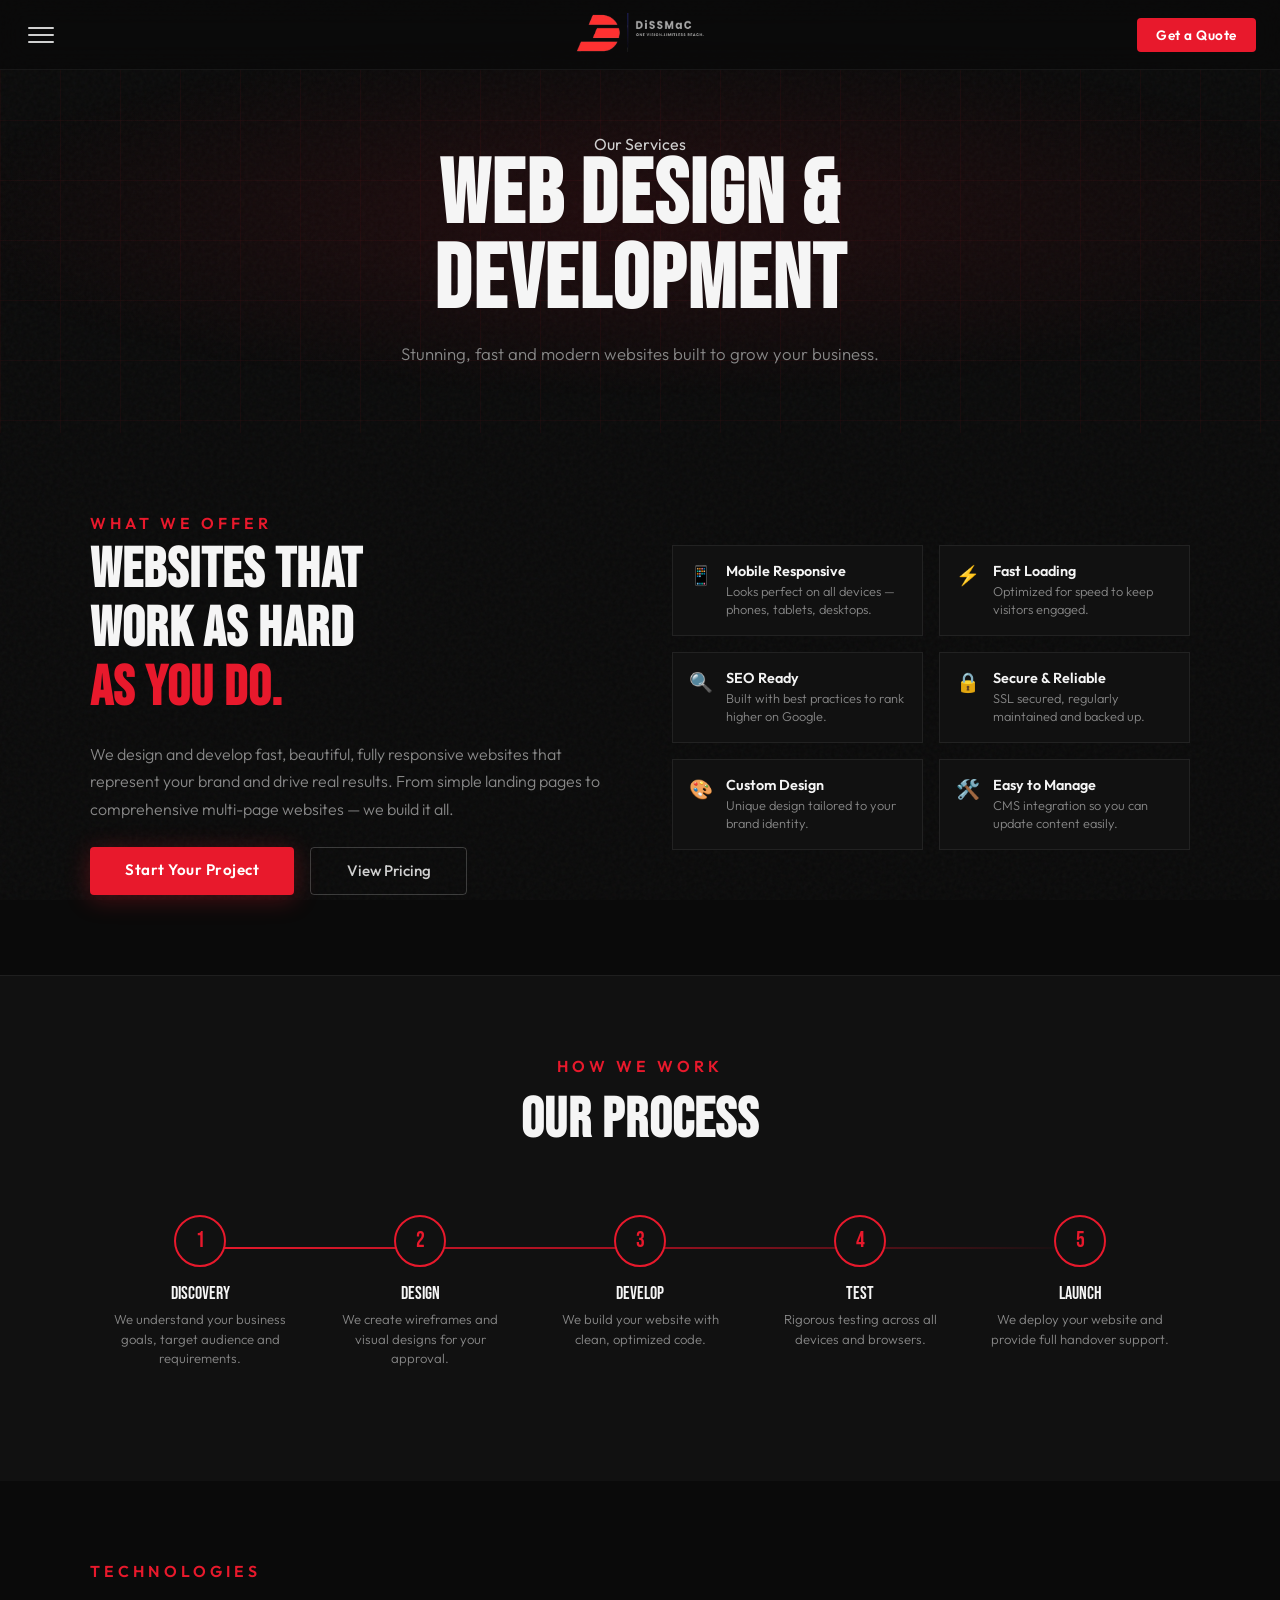
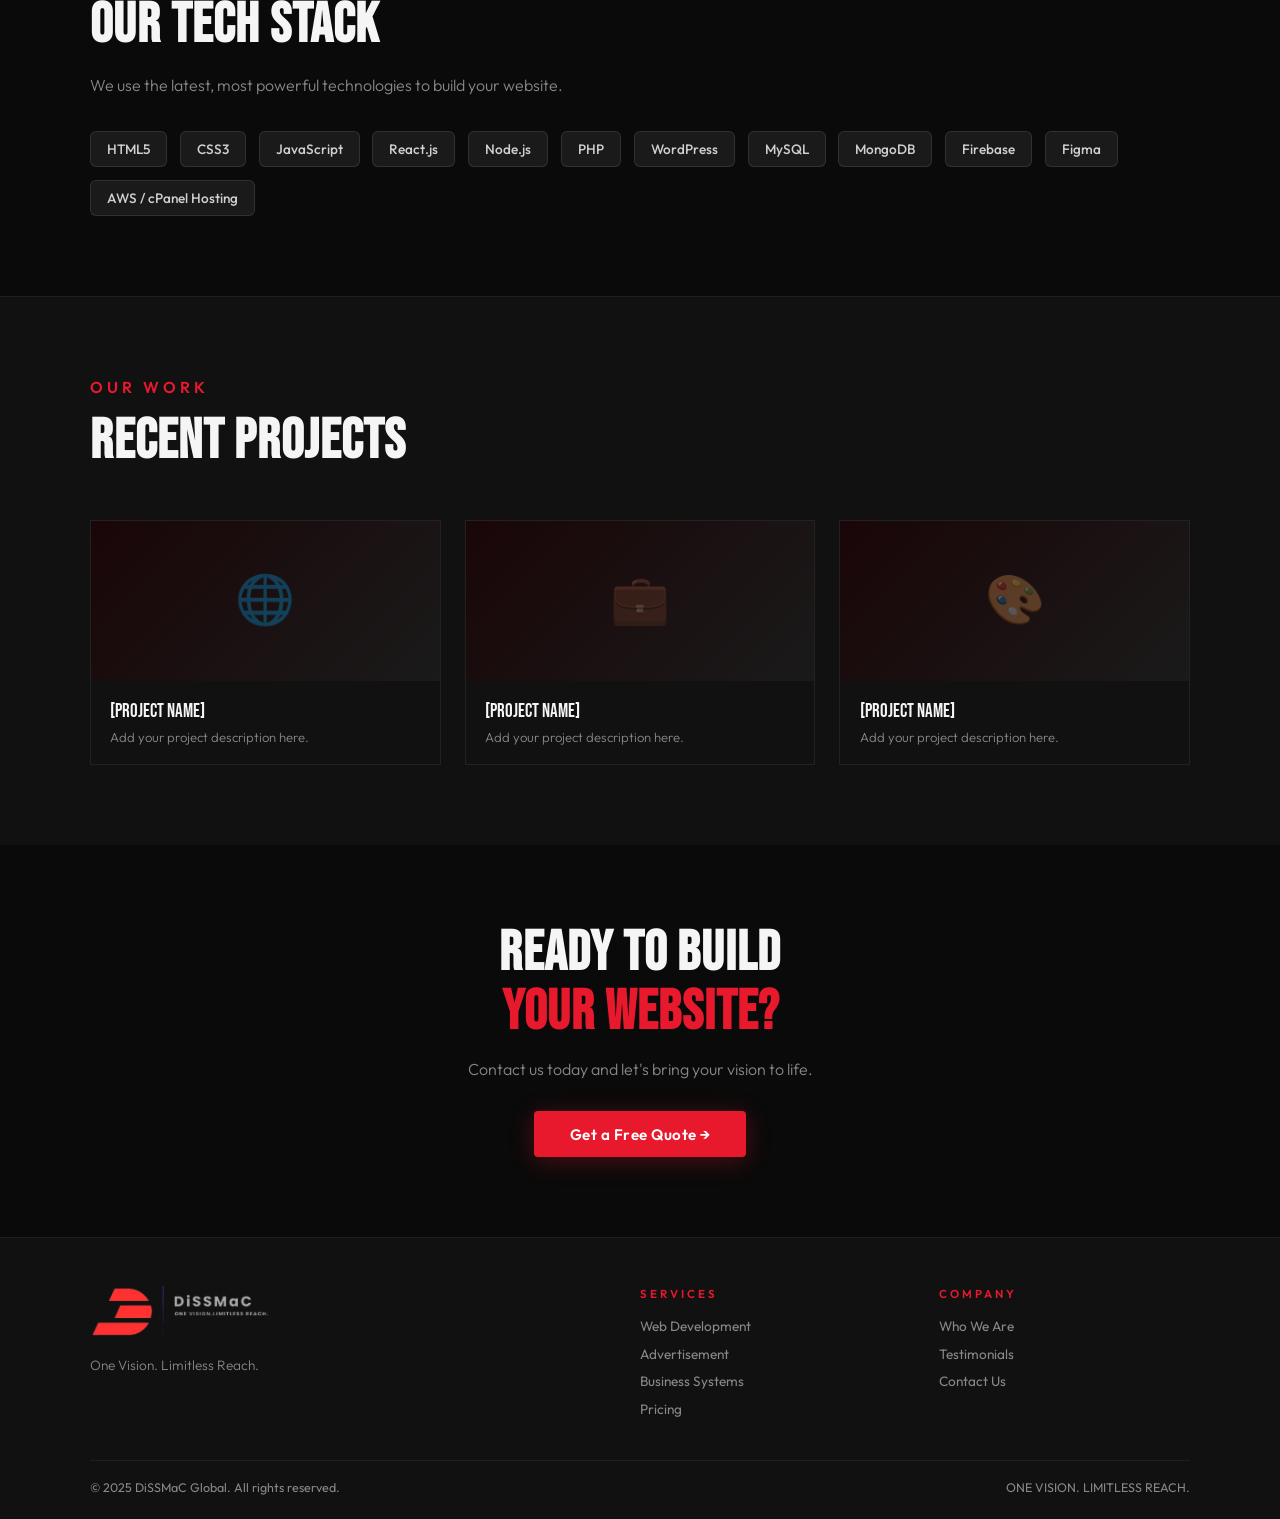
<file: web-development.html>
<!DOCTYPE html>
<html lang="en">
<head>
  <meta charset="UTF-8"/>
  <meta name="viewport" content="width=device-width, initial-scale=1.0"/>
  <title>Web Design & Development — DiSSMaC Global</title>
  <link rel="stylesheet" href="shared.css"/>
  <style>
    .process-steps {
      display:grid; grid-template-columns:repeat(auto-fit,minmax(200px,1fr));
      gap:0; margin-top:3rem; position:relative;
    }
    .process-steps::before {
      content:''; position:absolute;
      top:2rem; left:10%; right:10%; height:2px;
      background:linear-gradient(90deg, var(--red), var(--red-dim), transparent);
      z-index:0;
    }
    .step {
      text-align:center; padding:0 1rem 2rem;
      position:relative; z-index:1;
    }
    .step-num {
      width:52px; height:52px;
      background:var(--dark2); border:2px solid var(--red);
      border-radius:50%;
      display:flex; align-items:center; justify-content:center;
      font-family:var(--font-head); font-size:1.4rem; color:var(--red);
      margin:0 auto 1rem;
    }
    .step-title { font-family:var(--font-head); font-size:1.1rem; color:var(--white); margin-bottom:.4rem; }
    .step-text { font-size:.82rem; color:var(--grey); line-height:1.5; font-weight:300; }

    .tech-grid {
      display:flex; flex-wrap:wrap; gap:.8rem; margin-top:1.5rem;
    }
    .tech-badge {
      background:var(--dark3); border:1px solid rgba(255,255,255,.1);
      color:var(--light); padding:.5rem 1rem; border-radius:6px;
      font-size:.85rem; font-weight:500;
      transition:border-color .2s, color .2s;
    }
    .tech-badge:hover { border-color:var(--red); color:var(--red); }

    .portfolio-grid {
      display:grid; grid-template-columns:repeat(auto-fit,minmax(280px,1fr));
      gap:1.5rem; margin-top:2.5rem;
    }
    .portfolio-card {
      background:var(--dark2); border:1px solid rgba(255,255,255,.07);
      border-radius:var(--radius); overflow:hidden;
      transition:transform .3s, border-color .3s;
    }
    .portfolio-card:hover { transform:translateY(-6px); border-color:rgba(232,25,44,.3); }
    .portfolio-thumb {
      height:160px; background:linear-gradient(135deg, #1a0608, #1a1a1a);
      display:flex; align-items:center; justify-content:center;
      font-family:var(--font-head); font-size:3rem; color:rgba(232,25,44,.3);
    }
    .portfolio-info { padding:1.2rem; }
    .portfolio-type { font-size:.7rem; color:var(--red); letter-spacing:2px; text-transform:uppercase; margin-bottom:.3rem; }
    .portfolio-name { font-family:var(--font-head); font-size:1.2rem; color:var(--white); }
    .portfolio-desc { font-size:.82rem; color:var(--grey); margin-top:.4rem; font-weight:300; }

    .service-features {
      display:grid; grid-template-columns:1fr 1fr; gap:1rem; margin-top:2rem;
    }
    .feature-item {
      display:flex; gap:.8rem; align-items:flex-start;
      padding:1rem; background:var(--dark2);
      border:1px solid rgba(255,255,255,.07); border-radius:var(--radius);
    }
    .feature-icon { font-size:1.2rem; flex-shrink:0; margin-top:.1rem; }
    .feature-text h4 { font-size:.9rem; color:var(--white); margin-bottom:.2rem; font-weight:600; }
    .feature-text p { font-size:.8rem; color:var(--grey); font-weight:300; line-height:1.4; }

    @media(max-width:600px) {
      .service-features { grid-template-columns:1fr; }
      .process-steps::before { display:none; }
    }

    /* ── Spacing & centering fixes ── */
    .section { padding: 5rem 2rem; }
    .section-inner { max-width: 1100px; margin: 0 auto; }

    .section-label {
      display: block;
      margin-bottom: 1rem;
    }
    .section-title {
      margin-bottom: 1.2rem;
    }
    .section-desc {
      margin-top: 0;
      margin-bottom: 2rem;
    }

    /* Centre the section headings that were left-aligned inside centred sections */
    .section-inner[style*="text-align:center"] .section-label,
    .section-inner[style*="text-align:center"] .section-title,
    .section-inner[style*="text-align:center"] .section-desc {
      text-align: center;
    }

    /* Tech stack section heading */
    .section-inner > .section-label,
    .section-inner > .section-title,
    .section-inner > .section-desc {
      /* left-aligned by default, centred only when parent says so */
    }

    /* Overview grid: give the left column good vertical rhythm */
    .section-inner > div[style*="grid-template-columns:1fr 1fr"] > div:first-child .section-label { margin-bottom: .6rem; }
    .section-inner > div[style*="grid-template-columns:1fr 1fr"] > div:first-child .section-title { margin-bottom: 1.4rem; }

    /* Portfolio section headings — left aligned, but with proper gaps */
    .portfolio-grid { margin-top: 3rem; }

    /* CTA section title gap */
    section > div > .section-title { margin-bottom: 1rem; }

    /* Extra breathing room between process step numbers and line */
    .process-steps { margin-top: 4rem; }
  </style>
</head>
<body>

<div id="sidebar-overlay" onclick="closeSidebar()"></div>
<nav id="sidebar">
  <div class="sidebar-header">
    <div class="sidebar-logo">Di<span>SS</span>MaC</div>
    <button id="close-btn" onclick="closeSidebar()">✕</button>
  </div>
  <ul class="nav-list">
    <li><a href="index.html" class="nav-link"><span>🏠 Home</span></a></li>
    <li><a href="who-we-are.html" class="nav-link"><span>👥 Who We Are</span></a></li>
    <div class="nav-divider"></div>
    <li>
      <div class="nav-link services-toggle active-parent" onclick="toggleServices()">
        <span>⚙️ Services</span><span class="arrow" style="transform:rotate(90deg);color:var(--red)">›</span>
      </div>
      <ul class="sub-menu open" id="services-sub">
        <li><a href="web-development.html" class="current">🌐 Website Design & Development</a></li>
        <li><a href="advertisement.html">📢 Advertisement Creation</a></li>
        <li><a href="business-systems.html">🖥️ Business System Creation</a></li>
      </ul>
    </li>
    <div class="nav-divider"></div>
    <li><a href="testimonials.html" class="nav-link"><span>⭐ Testimonials</span></a></li>
    <li><a href="pricing.html" class="nav-link"><span>💰 Pricing</span></a></li>
    <li><a href="contact.html" class="nav-link"><span>📩 Contact Us</span></a></li>
  </ul>
  <div class="sidebar-footer">
    <p class="tagline">ONE VISION. LIMITLESS REACH.</p>
    <p>📞 [Your Phone Number]</p>
  </div>
</nav>

<header id="topbar">
  <button id="hamburger" onclick="toggleSidebar()"><span></span><span></span><span></span></button>
  <a href="index.html" class="topbar-logo"><img width="130vw" height="43vh" margin-top="150vh" src="sslog.png"></a>
  <a href="contact.html" class="topbar-cta">Get a Quote</a>
</header>

<section class="page-hero">
  <div class="page-hero-inner">
    <div class="page-badge">Our Services</div>
    <h1 class="page-title">WEB DESIGN &<br><span>DEVELOPMENT</span></h1>
    <p class="page-subtitle">Stunning, fast and modern websites built to grow your business.</p>
  </div>
</section>

<!-- OVERVIEW -->
<section class="section">
  <div class="section-inner">
    <div style="display:grid;grid-template-columns:1fr 1fr;gap:4rem;align-items:start;">
      <div>
        <p class="section-label">What We Offer</p>
        <h2 class="section-title">Websites That<br>Work As Hard<br><span style="color:var(--red)">As You Do.</span></h2>
        <p class="section-desc" style="margin-bottom:1.5rem;">We design and develop fast, beautiful, fully responsive websites that represent your brand and drive real results. From simple landing pages to comprehensive multi-page websites — we build it all.</p>
        <div style="display:flex;gap:1rem;flex-wrap:wrap;">
          <a href="contact.html" class="btn-primary">Start Your Project</a>
          <a href="pricing.html" class="btn-outline">View Pricing</a>
        </div>
      </div>
      <div class="service-features">
        <div class="feature-item"><div class="feature-icon">📱</div><div class="feature-text"><h4>Mobile Responsive</h4><p>Looks perfect on all devices — phones, tablets, desktops.</p></div></div>
        <div class="feature-item"><div class="feature-icon">⚡</div><div class="feature-text"><h4>Fast Loading</h4><p>Optimized for speed to keep visitors engaged.</p></div></div>
        <div class="feature-item"><div class="feature-icon">🔍</div><div class="feature-text"><h4>SEO Ready</h4><p>Built with best practices to rank higher on Google.</p></div></div>
        <div class="feature-item"><div class="feature-icon">🔒</div><div class="feature-text"><h4>Secure & Reliable</h4><p>SSL secured, regularly maintained and backed up.</p></div></div>
        <div class="feature-item"><div class="feature-icon">🎨</div><div class="feature-text"><h4>Custom Design</h4><p>Unique design tailored to your brand identity.</p></div></div>
        <div class="feature-item"><div class="feature-icon">🛠️</div><div class="feature-text"><h4>Easy to Manage</h4><p>CMS integration so you can update content easily.</p></div></div>
      </div>
    </div>
  </div>
</section>

<!-- PROCESS -->
<section class="section" style="background:var(--dark2);border-top:1px solid rgba(255,255,255,.06);">
  <div class="section-inner" style="text-align:center;">
    <p class="section-label">How We Work</p>
    <h2 class="section-title">Our Process</h2>
    <div class="process-steps">
      <div class="step"><div class="step-num">1</div><div class="step-title">Discovery</div><p class="step-text">We understand your business goals, target audience and requirements.</p></div>
      <div class="step"><div class="step-num">2</div><div class="step-title">Design</div><p class="step-text">We create wireframes and visual designs for your approval.</p></div>
      <div class="step"><div class="step-num">3</div><div class="step-title">Develop</div><p class="step-text">We build your website with clean, optimized code.</p></div>
      <div class="step"><div class="step-num">4</div><div class="step-title">Test</div><p class="step-text">Rigorous testing across all devices and browsers.</p></div>
      <div class="step"><div class="step-num">5</div><div class="step-title">Launch</div><p class="step-text">We deploy your website and provide full handover support.</p></div>
    </div>
  </div>
</section>

<!-- TECH STACK -->
<section class="section">
  <div class="section-inner">
    <p class="section-label">Technologies</p>
    <h2 class="section-title">Our Tech Stack</h2>
    <p class="section-desc">We use the latest, most powerful technologies to build your website.</p>
    <div class="tech-grid">
      <span class="tech-badge">HTML5</span><span class="tech-badge">CSS3</span>
      <span class="tech-badge">JavaScript</span><span class="tech-badge">React.js</span>
      <span class="tech-badge">Node.js</span><span class="tech-badge">PHP</span>
      <span class="tech-badge">WordPress</span><span class="tech-badge">MySQL</span>
      <span class="tech-badge">MongoDB</span><span class="tech-badge">Firebase</span>
      <span class="tech-badge">Figma</span><span class="tech-badge">AWS / cPanel Hosting</span>
    </div>
  </div>
</section>

<!-- PORTFOLIO PLACEHOLDER -->
<section class="section" style="background:var(--dark2);border-top:1px solid rgba(255,255,255,.06);">
  <div class="section-inner">
    <p class="section-label">Our Work</p>
    <h2 class="section-title">Recent Projects</h2>
    <div class="portfolio-grid">
      <div class="portfolio-card"><div class="portfolio-thumb">🌐</div><div class="portfolio-info"><div class="portfolio-name">[Project Name]</div><p class="portfolio-desc">Add your project description here.</p></div></div>
      <div class="portfolio-card"><div class="portfolio-thumb">💼</div><div class="portfolio-info"><div class="portfolio-name">[Project Name]</div><p class="portfolio-desc">Add your project description here.</p></div></div>
      <div class="portfolio-card"><div class="portfolio-thumb">🎨</div><div class="portfolio-info"><div class="portfolio-name">[Project Name]</div><p class="portfolio-desc">Add your project description here.</p></div></div>
    </div>
  </div>
</section>

<!-- CTA -->
<section style="padding:5rem 2rem; text-align:center;">
  <div style="max-width:600px;margin:0 auto;">
    <h2 class="section-title">Ready to Build<br><span style="color:var(--red)">Your Website?</span></h2>
    <p style="color:var(--grey);margin:1rem 0 2rem;font-weight:300;">Contact us today and let's bring your vision to life.</p>
    <a href="contact.html" class="btn-primary">Get a Free Quote →</a>
  </div>
</section>

<footer>
  <div class="footer-inner">
    <div class="footer-brand"><div class="brand-name"><img width="180vw" height="55vh" src="sslog.png"></div><p>One Vision. Limitless Reach.</p></div>
    <div class="footer-col"><h4>Services</h4><ul><li><a href="web-development.html">Web Development</a></li><li><a href="advertisement.html">Advertisement</a></li><li><a href="business-systems.html">Business Systems</a></li><li><a href="pricing.html">Pricing</a></li></ul></div>
    <div class="footer-col"><h4>Company</h4><ul><li><a href="who-we-are.html">Who We Are</a></li><li><a href="testimonials.html">Testimonials</a></li><li><a href="contact.html">Contact Us</a></li></ul></div>
  </div>
  <div class="footer-bottom"><p>© 2025 <span>DiSSMaC Global</span>. All rights reserved.</p><p>ONE VISION. <span>LIMITLESS REACH.</span></p></div>
</footer>

<script src="nav.js"></script>
<script>
  // Keep services open since we're on a service page
  document.getElementById('services-sub').classList.add('open');
</script>
</body>
</html>
</file>
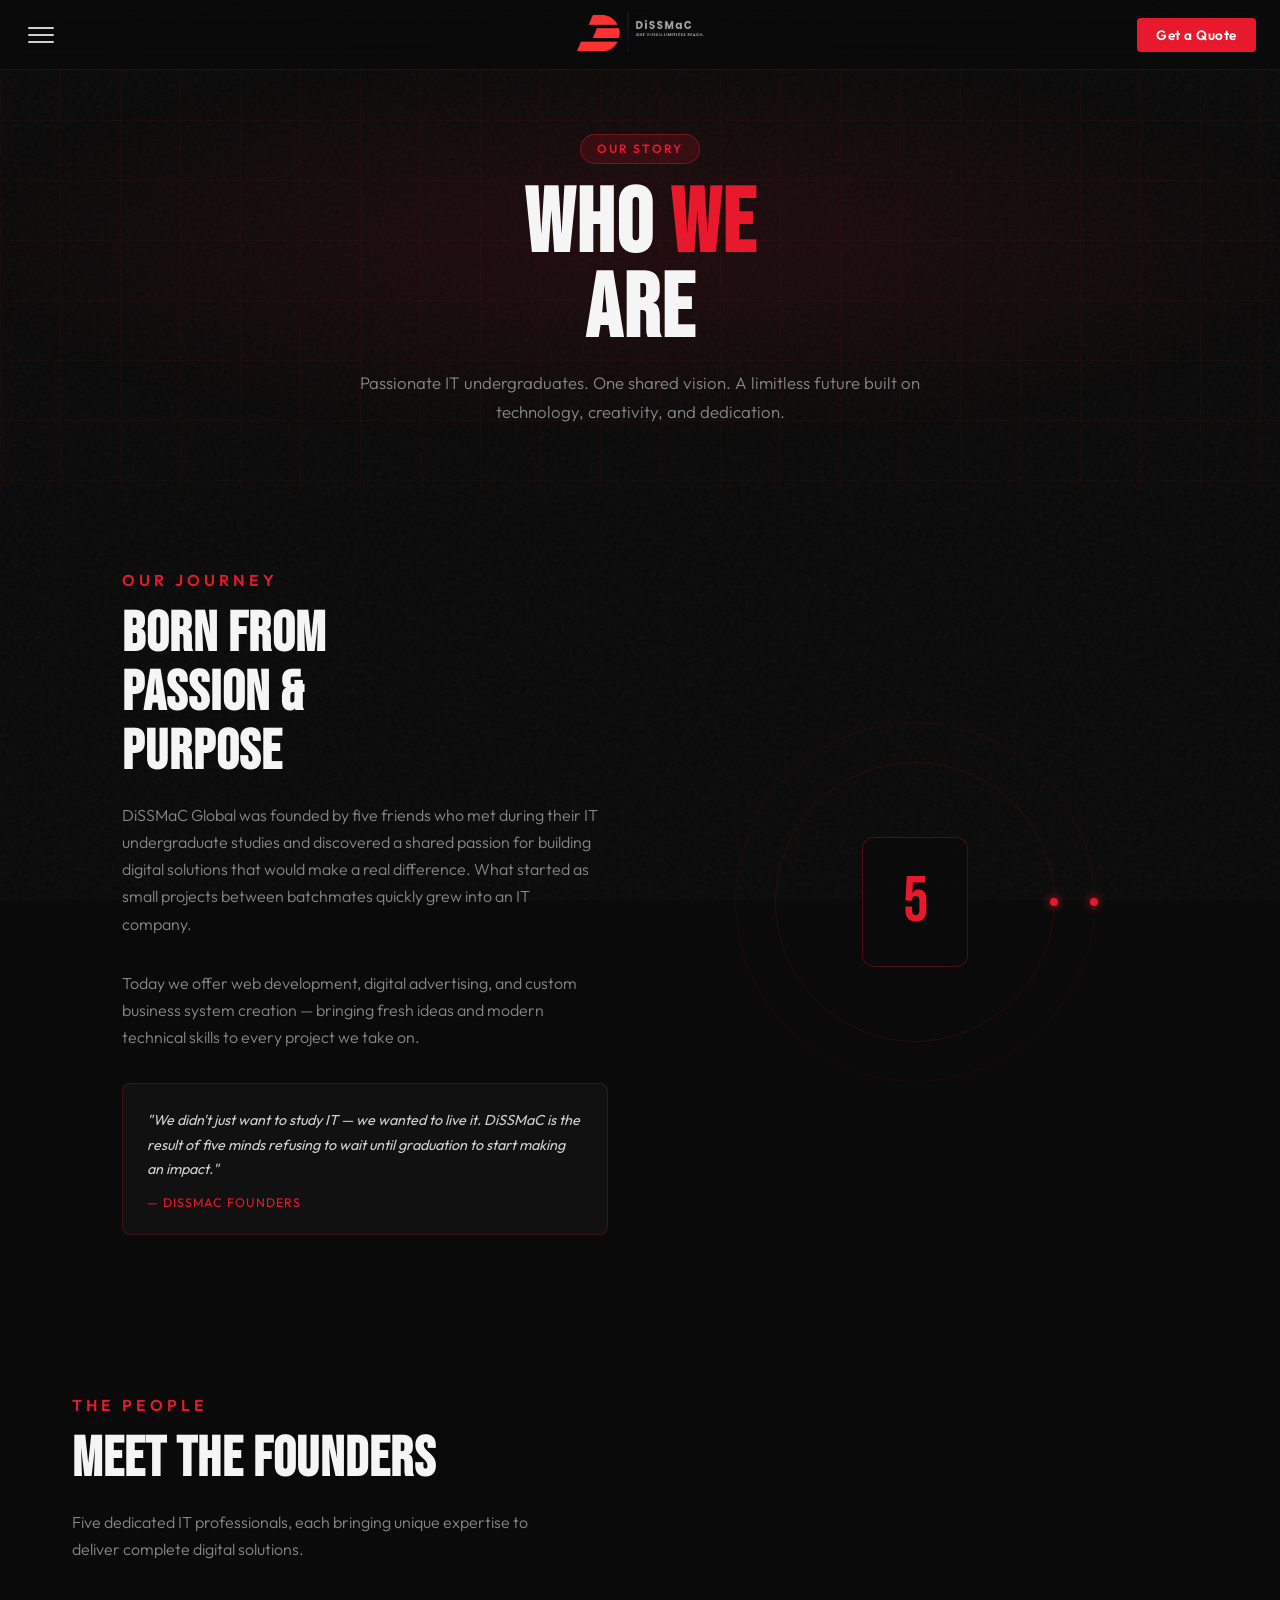
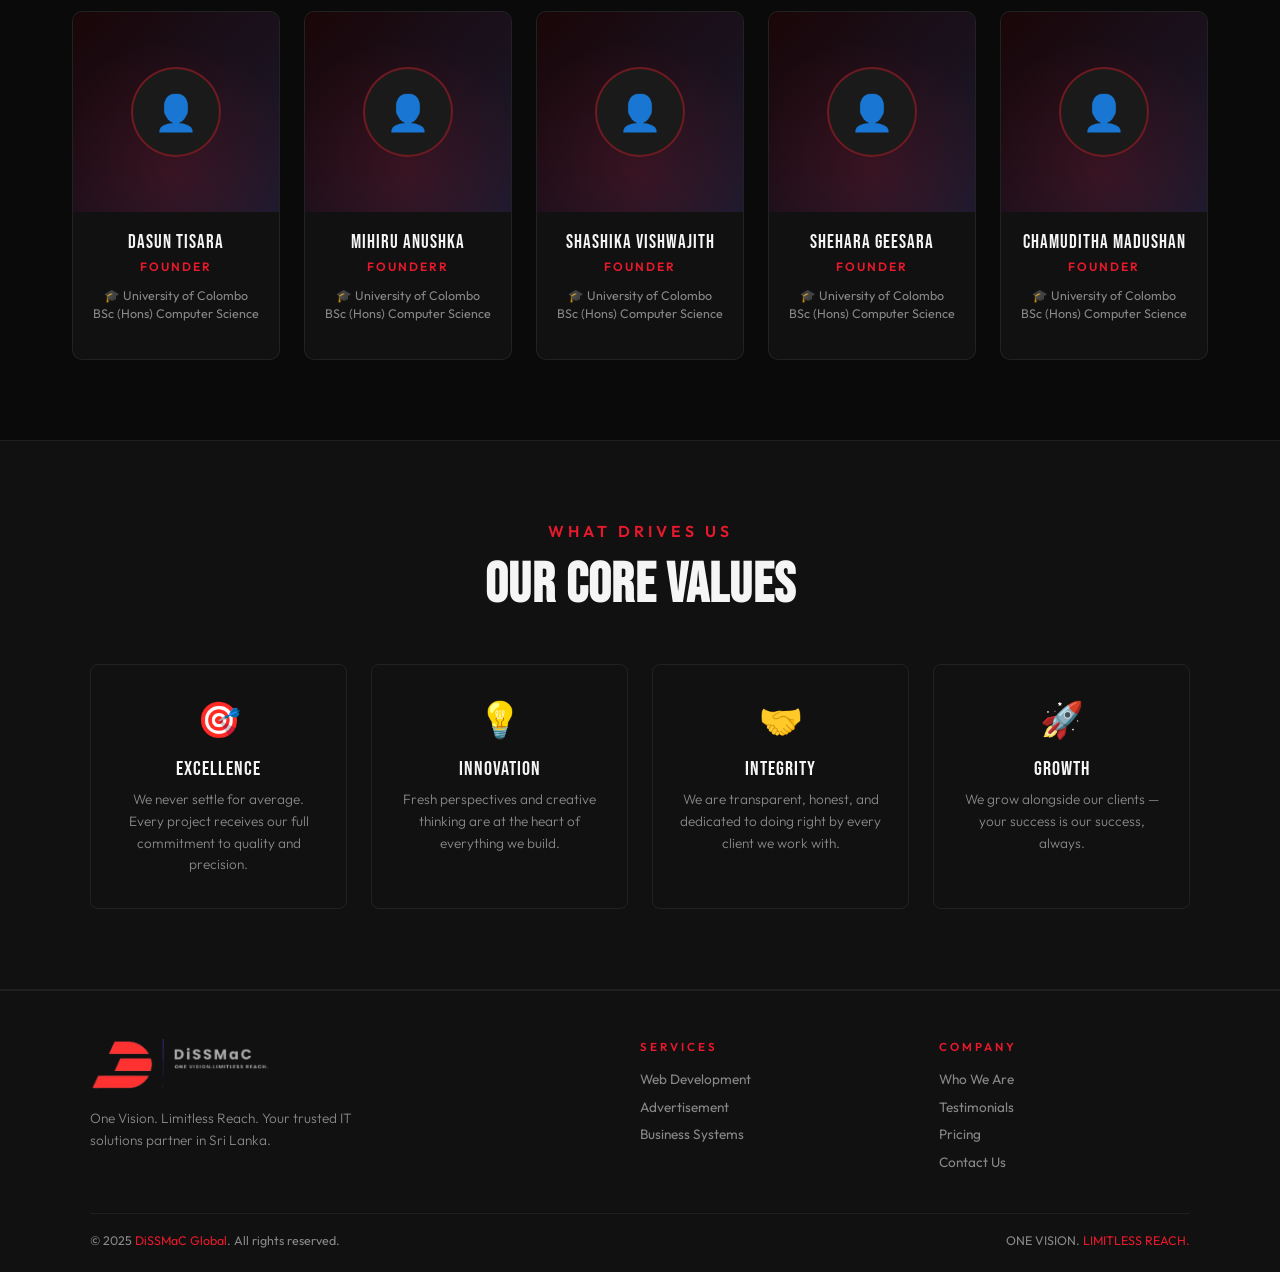
<file: who-we-are.html>
<!DOCTYPE html>
<html lang="en">
<head>
<meta charset="UTF-8"/>
<meta name="viewport" content="width=device-width,initial-scale=1.0"/>
<title>Who We Are — DiSSMaC Global</title>
<link rel="stylesheet" href="shared.css"/>
<style>
.main-content{padding-top:0;position:relative;z-index:1}

/* STORY SECTION */
.story-section{padding:5rem 2rem;max-width:1100px;margin:0 auto;display:grid;grid-template-columns:1fr 1fr;gap:4rem;align-items:center}
@media(max-width:768px){.story-section{grid-template-columns:1fr;gap:2.5rem}}
.story-text .section-desc{margin-top:1rem;margin-bottom:2rem;max-width:480px}
.story-highlight{background:var(--dark2);border:1px solid rgba(232,25,44,.2);border-radius:8px;padding:1.5rem;margin-top:1.5rem}
.story-highlight p{font-size:.9rem;color:var(--light);line-height:1.7;font-style:italic}
.story-highlight cite{display:block;margin-top:.8rem;font-size:.78rem;color:var(--red);letter-spacing:1px;text-transform:uppercase;font-style:normal}

.story-visual{position:relative;height:360px;display:flex;align-items:center;justify-content:center}
.orbit-ring{position:absolute;border:1px solid rgba(232,25,44,.15);border-radius:50%;animation:spin 18s linear infinite}
.orbit-ring:nth-child(1){width:280px;height:280px}
.orbit-ring:nth-child(2){width:360px;height:360px;animation-duration:28s;animation-direction:reverse;border-color:rgba(232,25,44,.08)}
.orbit-dot{position:absolute;width:8px;height:8px;background:var(--red);border-radius:50%;top:50%;left:100%;transform:translate(-50%,-50%);box-shadow:0 0 10px var(--red)}
@keyframes spin{from{transform:rotate(0)}to{transform:rotate(360deg)}}
.center-badge{position:relative;z-index:2;text-align:center;background:rgba(10,10,10,.8);border:1px solid rgba(232,25,44,.3);border-radius:12px;padding:2rem 2.5rem}
.center-badge .big{font-family:var(--font-head);font-size:4rem;color:var(--red);letter-spacing:-2px;line-height:1}
.center-badge .sm{font-size:.7rem;color:var(--grey);letter-spacing:3px;text-transform:uppercase;margin-top:.3rem}

/* TEAM SECTION */
.team-section{padding:5rem 2rem;max-width:1200px;margin:0 auto}
.team-grid{display:grid;grid-template-columns:repeat(auto-fit,minmax(200px,1fr));gap:1.5rem;margin-top:3rem}
.team-card{background:var(--dark2);border:1px solid rgba(255,255,255,.07);border-radius:10px;overflow:hidden;transition:transform .3s,border-color .3s,box-shadow .3s;text-align:center}
.team-card:hover{transform:translateY(-8px);border-color:rgba(232,25,44,.3);box-shadow:0 16px 48px rgba(0,0,0,.4)}
.team-card-img{height:200px;background:linear-gradient(135deg,#1a0608,#1a1a2e);display:flex;align-items:center;justify-content:center;position:relative;overflow:hidden}
.team-card-img::before{content:'';position:absolute;inset:0;background:radial-gradient(circle at 50% 80%,rgba(232,25,44,.15),transparent 70%)}
.team-avatar{width:90px;height:90px;border-radius:50%;background:var(--dark3);border:2px solid rgba(232,25,44,.4);display:flex;align-items:center;justify-content:center;font-size:2.2rem;position:relative;z-index:1}
.team-card-body{padding:1.2rem 1rem}
.team-name{font-family:var(--font-head);font-size:1.2rem;letter-spacing:1px;color:var(--white);margin-bottom:.3rem}
.team-role{font-size:.75rem;color:var(--red);letter-spacing:2px;text-transform:uppercase;font-weight:600;margin-bottom:.8rem}
.team-uni{font-size:.78rem;color:var(--grey);line-height:1.5;margin-bottom:1rem}
.team-skills{display:flex;flex-wrap:wrap;gap:.4rem;justify-content:center;margin-bottom:1rem}
.skill-tag{background:rgba(232,25,44,.1);border:1px solid rgba(232,25,44,.2);color:var(--light);padding:.25rem .6rem;border-radius:12px;font-size:.7rem;letter-spacing:.3px}
.team-links{display:flex;gap:.6rem;justify-content:center}
.team-link{width:32px;height:32px;background:rgba(255,255,255,.06);border-radius:50%;display:flex;align-items:center;justify-content:center;font-size:.8rem;transition:background .2s,color .2s}
.team-link:hover{background:var(--red);color:#fff}

/* VALUES */
.values-section{background:var(--dark2);border-top:1px solid rgba(255,255,255,.06);border-bottom:1px solid rgba(255,255,255,.06);padding:5rem 2rem}
.values-inner{max-width:1100px;margin:0 auto;text-align:center}
.values-grid{display:grid;grid-template-columns:repeat(auto-fit,minmax(220px,1fr));gap:1.5rem;margin-top:3rem}
.value-card{padding:2rem 1.5rem;border:1px solid rgba(255,255,255,.07);border-radius:8px;transition:border-color .3s,background .3s}
.value-card:hover{border-color:rgba(232,25,44,.3);background:rgba(232,25,44,.04)}
.value-icon{font-size:2.2rem;margin-bottom:1rem}
.value-title{font-family:var(--font-head);font-size:1.25rem;letter-spacing:1px;color:var(--white);margin-bottom:.5rem}
.value-text{font-size:.85rem;color:var(--grey);line-height:1.6;font-weight:300}
</style>
</head>
<body>

<div id="sidebar-overlay" onclick="closeSidebar()"></div>
<nav id="sidebar">
  <div class="sidebar-header">
    <div class="sidebar-logo">Di<span>SS</span>MaC</div>
    <button id="close-btn" onclick="closeSidebar()">✕</button>
  </div>
  <ul class="nav-list">
    <li><a href="index.html" class="nav-link"><span>🏠 Home</span></a></li>
    <li><a href="who-we-are.html" class="nav-link active"><span>👥 Who We Are</span></a></li>
    <div class="nav-divider"></div>
    <li>
      <div class="nav-link" onclick="toggleServices(this)"><span>⚙️ Services</span><span class="arrow">›</span></div>
      <ul class="sub-menu" id="services-sub">
        <li><a href="web-development.html">🌐 Website Design & Development</a></li>
        <li><a href="advertisement.html">📢 Advertisement Creation</a></li>
        <li><a href="business-systems.html">🖥️ Business System Creation</a></li>
      </ul>
    </li>
    <div class="nav-divider"></div>
    <li><a href="testimonials.html" class="nav-link"><span>⭐ Testimonials</span></a></li>
    <li><a href="pricing.html" class="nav-link"><span>💰 Pricing</span></a></li>
    <li><a href="contact.html" class="nav-link"><span>📩 Contact Us</span></a></li>
  </ul>
  <div class="sidebar-foot"><p>One Vision. Limitless Reach.</p></div>
</nav>

<header id="topbar">
  <button id="hamburger" onclick="toggleSidebar()"><span></span><span></span><span></span></button>
  <a href="index.html" class="topbar-logo"><img width="130vw" height="43vh" margin-top="150vh" src="sslog.png"></a>
  <a href="contact.html" class="topbar-cta">Get a Quote</a>
</header>

<div class="main-content">
  <!-- PAGE HERO -->
  <section class="page-hero">
    <div class="page-hero-inner">
      <div class="page-label">Our Story</div>
      <h1 class="page-title">WHO <span class="r">WE</span><br>ARE</h1>
      <p class="page-subtitle">Passionate IT undergraduates. One shared vision. A limitless future built on technology, creativity, and dedication.</p>
    </div>
  </section>

  <!-- STORY -->
  <section class="story-section">
    <div class="story-text">
      <p class="section-label">Our Journey</p>
      <h2 class="section-title">Born From<br>Passion &<br>Purpose</h2>
      <p class="section-desc">DiSSMaC Global was founded by five friends who met during their IT undergraduate studies and discovered a shared passion for building digital solutions that would make a real difference. What started as small projects between batchmates quickly grew into an IT company.</p>
      <p class="section-desc">Today we offer web development, digital advertising, and custom business system creation — bringing fresh ideas and modern technical skills to every project we take on.</p>
      <div class="story-highlight">
        <p>"We didn't just want to study IT — we wanted to live it. DiSSMaC is the result of five minds refusing to wait until graduation to start making an impact."</p>
        <cite>— DiSSMaC Founders</cite>
      </div>
    </div>
    <div class="story-visual">
      <div class="orbit-ring"><div class="orbit-dot"></div></div>
      <div class="orbit-ring"><div class="orbit-dot"></div></div>
      <div class="center-badge">
        <div class="big">5</div>
      </div>
    </div>
  </section>

  <!-- TEAM -->
  <section class="team-section">
    <p class="section-label">The People</p>
    <h2 class="section-title">Meet the Founders</h2>
    <p class="section-desc" style="max-width:500px">Five dedicated IT professionals, each bringing unique expertise to deliver complete digital solutions.</p>
    <div class="team-grid">
      <!-- Member 1 — Update with real details -->
      <div class="team-card">
        <div class="team-card-img"><div class="team-avatar">👤</div></div>
        <div class="team-card-body">
          <div class="team-name">Dasun Tisara</div>
          <div class="team-role">Founder</div>
          <div class="team-uni">🎓 University of Colombo<br>BSc (Hons) Computer Science</div>
        </div>
      </div>
      <!-- Member 2 -->
      <div class="team-card">
        <div class="team-card-img"><div class="team-avatar">👤</div></div>
        <div class="team-card-body">
          <div class="team-name">Mihiru Anushka</div>
          <div class="team-role">Founderr</div>
          <div class="team-uni">🎓 University of Colombo<br>BSc (Hons) Computer Science</div>
        </div>
      </div>
      <!-- Member 3 -->
      <div class="team-card">
        <div class="team-card-img"><div class="team-avatar">👤</div></div>
        <div class="team-card-body">
          <div class="team-name">Shashika Vishwajith</div>
          <div class="team-role">Founder</div>
          <div class="team-uni">🎓 University of Colombo<br>BSc (Hons) Computer Science</div>
        </div>
      </div>
      <!-- Member 4 -->
      <div class="team-card">
        <div class="team-card-img"><div class="team-avatar">👤</div></div>
        <div class="team-card-body">
          <div class="team-name">Shehara Geesara</div>
          <div class="team-role">Founder</div>
          <div class="team-uni">🎓 University of Colombo<br>BSc (Hons) Computer Science</div>
        </div>
      </div>
      <!-- Member 5 -->
      <div class="team-card">
        <div class="team-card-img"><div class="team-avatar">👤</div></div>
        <div class="team-card-body">
          <div class="team-name">Chamuditha Madushan</div>
          <div class="team-role">Founder</div>
          <div class="team-uni">🎓 University of Colombo<br>BSc (Hons) Computer Science</div>
        </div>
      </div>
    </div>
  </section>

  <!-- VALUES -->
  <section class="values-section">
    <div class="values-inner">
      <p class="section-label">What Drives Us</p>
      <h2 class="section-title">Our Core Values</h2>
      <div class="values-grid">
        <div class="value-card"><div class="value-icon">🎯</div><div class="value-title">Excellence</div><p class="value-text">We never settle for average. Every project receives our full commitment to quality and precision.</p></div>
        <div class="value-card"><div class="value-icon">💡</div><div class="value-title">Innovation</div><p class="value-text">Fresh perspectives and creative thinking are at the heart of everything we build.</p></div>
        <div class="value-card"><div class="value-icon">🤝</div><div class="value-title">Integrity</div><p class="value-text">We are transparent, honest, and dedicated to doing right by every client we work with.</p></div>
        <div class="value-card"><div class="value-icon">🚀</div><div class="value-title">Growth</div><p class="value-text">We grow alongside our clients — your success is our success, always.</p></div>
      </div>
    </div>
  </section>
</div>

<footer>
  <div class="footer-inner">
    <div class="footer-brand">
      <div class="brand-name"><img width="180vw" height="55vh" src="sslog.png"></div>
      <p>One Vision. Limitless Reach. Your trusted IT solutions partner in Sri Lanka.</p>
    </div>
    <div class="footer-col"><h4>Services</h4><ul><li><a href="web-development.html">Web Development</a></li><li><a href="advertisement.html">Advertisement</a></li><li><a href="business-systems.html">Business Systems</a></li></ul></div>
    <div class="footer-col"><h4>Company</h4><ul><li><a href="who-we-are.html">Who We Are</a></li><li><a href="testimonials.html">Testimonials</a></li><li><a href="pricing.html">Pricing</a></li><li><a href="contact.html">Contact Us</a></li></ul></div>
  </div>
  <div class="footer-bottom"><p>© 2025 <span class="r">DiSSMaC Global</span>. All rights reserved.</p><p>ONE VISION. <span class="r">LIMITLESS REACH.</span></p></div>
</footer>

<script>
function toggleSidebar(){document.getElementById('sidebar').classList.toggle('open');document.getElementById('sidebar-overlay').classList.toggle('active');document.getElementById('hamburger').classList.toggle('open')}
function closeSidebar(){document.getElementById('sidebar').classList.remove('open');document.getElementById('sidebar-overlay').classList.remove('active');document.getElementById('hamburger').classList.remove('open')}
function toggleServices(el){document.getElementById('services-sub').classList.toggle('open');el.classList.toggle('active-parent')}
window.addEventListener('scroll',()=>document.getElementById('topbar').classList.toggle('scrolled',window.scrollY>40));
</script>
</body>
</html>
</file>
<file: shared.css>
/* ═══════════════════════════════════════
   DiSSMaC Global — Shared Stylesheet
   ═══════════════════════════════════════ */
@import url('https://fonts.googleapis.com/css2?family=Bebas+Neue&family=Outfit:wght@300;400;500;600;700&display=swap');

:root {
  --red:#e8192c; --red-dim:#a01020; --red-glow:rgba(232,25,44,.18);
  --dark:#0a0a0a; --dark2:#111111; --dark3:#1a1a1a; --dark4:#222222;
  --grey:#888888; --light:#d0d0d0; --white:#f5f5f5;
  --sidebar-w:300px; --topbar-h:70px;
  --font-head:'Bebas Neue',sans-serif; --font-body:'Outfit',sans-serif;
}
*,*::before,*::after{margin:0;padding:0;box-sizing:border-box}
html{scroll-behavior:smooth}
body{background:var(--dark);color:var(--light);font-family:var(--font-body);overflow-x:hidden;min-height:100vh}
a{text-decoration:none;color:inherit}
img{max-width:100%;display:block}

body::before{content:'';position:fixed;inset:0;background-image:url("data:image/svg+xml,%3Csvg viewBox='0 0 256 256' xmlns='http://www.w3.org/2000/svg'%3E%3Cfilter id='n'%3E%3CfeTurbulence type='fractalNoise' baseFrequency='0.9' numOctaves='4' stitchTiles='stitch'/%3E%3C/filter%3E%3Crect width='100%25' height='100%25' filter='url(%23n)' opacity='0.04'/%3E%3C/svg%3E");pointer-events:none;z-index:0}

/* SIDEBAR OVERLAY */
#sidebar-overlay{position:fixed;inset:0;background:rgba(0,0,0,.65);backdrop-filter:blur(4px);opacity:0;pointer-events:none;transition:opacity .35s;z-index:900}
#sidebar-overlay.active{opacity:1;pointer-events:all}

/* SIDEBAR */
#sidebar{position:fixed;top:0;left:0;width:var(--sidebar-w);height:100vh;background:var(--dark2);border-right:1px solid rgba(232,25,44,.2);z-index:1000;transform:translateX(-100%);transition:transform .4s cubic-bezier(.77,0,.18,1);display:flex;flex-direction:column;overflow-y:auto}
#sidebar.open{transform:translateX(0)}
.sidebar-header{padding:1.4rem 1.5rem;border-bottom:1px solid rgba(255,255,255,.07);display:flex;align-items:center;justify-content:space-between;flex-shrink:0}
.sidebar-logo{font-family:var(--font-head);font-size:1.6rem;letter-spacing:2px;color:var(--white)}
.sidebar-logo span{color:var(--red)}
#close-btn{background:none;border:none;cursor:pointer;color:var(--grey);font-size:1.4rem;transition:color .2s;line-height:1}
#close-btn:hover{color:var(--red)}
.nav-list{list-style:none;padding:1rem 0;flex:1}
.nav-link{display:flex;align-items:center;justify-content:space-between;padding:.85rem 1.5rem;font-size:.95rem;font-weight:500;letter-spacing:.5px;color:var(--light);transition:background .2s,color .2s,padding-left .2s;cursor:pointer;user-select:none}
.nav-link:hover,.nav-link.active{background:rgba(232,25,44,.08);color:var(--red);padding-left:2rem}
.nav-link .arrow{font-size:.7rem;transition:transform .3s;color:var(--grey)}
.nav-link.active-parent .arrow{transform:rotate(90deg);color:var(--red)}
.sub-menu{list-style:none;max-height:0;overflow:hidden;transition:max-height .35s;background:rgba(0,0,0,.25)}
.sub-menu.open{max-height:220px}
.sub-menu li a{display:block;padding:.65rem 1.5rem .65rem 2.5rem;font-size:.875rem;color:var(--grey);transition:color .2s,padding-left .2s;position:relative}
.sub-menu li a::before{content:'›';position:absolute;left:1.5rem;color:var(--red-dim)}
.sub-menu li a:hover{color:var(--red);padding-left:3rem}
.nav-divider{height:1px;background:rgba(255,255,255,.06);margin:.5rem 1.5rem}
.sidebar-foot{padding:1.2rem 1.5rem;border-top:1px solid rgba(255,255,255,.07);flex-shrink:0}
.sidebar-foot p{font-size:.72rem;color:var(--grey);letter-spacing:1px;text-transform:uppercase;margin-bottom:.4rem}

/* TOPBAR */
#topbar{position:fixed;top:0;left:0;right:0;height:var(--topbar-h);background:rgba(10,10,10,.92);backdrop-filter:blur(14px);border-bottom:1px solid rgba(255,255,255,.06);display:flex;align-items:center;justify-content:space-between;padding:0 1.5rem;z-index:800;transition:box-shadow .3s}
#topbar.scrolled{box-shadow:0 4px 30px rgba(0,0,0,.6)}
#hamburger{background:none;border:none;cursor:pointer;display:flex;flex-direction:column;gap:5px;padding:4px}
#hamburger span{display:block;width:26px;height:2px;background:var(--light);border-radius:2px;transition:transform .3s,opacity .3s,background .3s}
#hamburger:hover span{background:var(--red)}
#hamburger.open span:nth-child(1){transform:translateY(7px) rotate(45deg)}
#hamburger.open span:nth-child(2){opacity:0}
#hamburger.open span:nth-child(3){transform:translateY(-7px) rotate(-45deg)}
.topbar-logo{position:absolute;left:50%;transform:translateX(-50%)};
.topbar-logo .r{color:var(--red)}
.topbar-logo .g{color:var(--grey);font-size:1rem;letter-spacing:1px}
.topbar-cta{background:var(--red);color:#fff;padding:.5rem 1.2rem;border-radius:4px;font-size:.85rem;font-weight:600;letter-spacing:.5px;transition:background .2s,transform .2s;white-space:nowrap}
.topbar-cta:hover{background:#c0101f;transform:scale(1.04)}

/* PAGE HERO */
.page-hero{padding:calc(var(--topbar-h) + 4rem) 2rem 4rem;text-align:center;position:relative;overflow:hidden}
.page-hero::before{content:'';position:absolute;inset:0;background-image:linear-gradient(rgba(232,25,44,.05) 1px,transparent 1px),linear-gradient(90deg,rgba(232,25,44,.05) 1px,transparent 1px);background-size:60px 60px;animation:gridMove 20s linear infinite}
.page-hero::after{content:'';position:absolute;inset:0;background:radial-gradient(ellipse 80% 60% at 50% 50%,rgba(232,25,44,.1) 0%,transparent 70%);pointer-events:none}
@keyframes gridMove{0%{background-position:0 0}100%{background-position:60px 60px}}
.page-hero-inner{position:relative;z-index:2}
.page-label{display:inline-block;background:rgba(232,25,44,.15);border:1px solid rgba(232,25,44,.4);color:var(--red);font-size:.75rem;font-weight:600;letter-spacing:2px;text-transform:uppercase;padding:.4rem 1rem;border-radius:20px;margin-bottom:1.2rem;animation:fadeUp .7s .1s both}
.page-title{font-family:var(--font-head);font-size:clamp(3rem,7vw,6rem);letter-spacing:2px;color:var(--white);line-height:.95;animation:fadeUp .7s .2s both}
.page-title .r{color:var(--red)}
.page-subtitle{margin-top:1rem;font-size:1.05rem;color:var(--grey);font-weight:300;max-width:560px;margin-left:auto;margin-right:auto;line-height:1.7;animation:fadeUp .7s .35s both}

/* SECTION BASE */
.section { padding: 5rem 2rem; position: relative; z-index: 1; }
.section-inner { max-width: 1100px; margin: 0 auto; }

/* SECTION HELPERS */
.section-label{font-size:.99rem;letter-spacing:4px;text-transform:uppercase;color:var(--red);font-weight:600;margin-bottom:1rem;display:block}
.section-title{font-family:var(--font-head);font-size:clamp(2rem,5vw,3.5rem);color:var(--white);letter-spacing:1px;line-height:1.05;margin-bottom:1.2rem}
.section-desc{color:var(--grey);line-height:1.7;font-weight:300;margin-top:0}

/* BUTTONS */
.btn-primary{display:inline-block;background:var(--red);color:#fff;padding:.85rem 2.2rem;border-radius:4px;font-weight:600;font-size:.95rem;letter-spacing:.5px;border:none;cursor:pointer;font-family:var(--font-body);transition:background .2s,transform .2s,box-shadow .2s;box-shadow:0 4px 24px rgba(232,25,44,.3)}
.btn-primary:hover{background:#c0101f;transform:translateY(-3px);box-shadow:0 8px 32px rgba(232,25,44,.45)}
.btn-outline{display:inline-block;border:1px solid rgba(255,255,255,.2);color:var(--light);padding:.85rem 2.2rem;border-radius:4px;font-weight:500;font-size:.95rem;background:none;cursor:pointer;font-family:var(--font-body);transition:border-color .2s,color .2s,transform .2s}
.btn-outline:hover{border-color:var(--red);color:var(--red);transform:translateY(-3px)}

/* FOOTER */
footer{background:var(--dark2);border-top:1px solid rgba(255,255,255,.06);padding:3rem 2rem 1.5rem;position:relative;z-index:1}
.footer-inner{max-width:1100px;margin:0 auto;display:grid;grid-template-columns:2fr 1fr 1fr;gap:3rem}
.footer-brand .brand-name{font-family:var(--font-head);font-size:1.8rem;letter-spacing:2px;color:var(--white)}
.footer-brand .brand-name .r{color:var(--red)}
.footer-brand .brand-name .g{color:var(--grey);font-size:1rem}
.footer-brand p{margin-top:.8rem;font-size:.85rem;color:var(--grey);line-height:1.65;font-weight:300;max-width:300px}
.footer-col h4{font-size:.72rem;letter-spacing:3px;text-transform:uppercase;color:var(--red);margin-bottom:1rem;font-weight:600}
.footer-col ul{list-style:none}
.footer-col ul li{margin-bottom:.6rem}
.footer-col ul li a{font-size:.85rem;color:var(--grey);transition:color .2s,padding-left .2s;display:block}
.footer-col ul li a:hover{color:var(--red);padding-left:6px}
.footer-bottom{max-width:1100px;margin:2rem auto 0;border-top:1px solid rgba(255,255,255,.06);padding-top:1.2rem;display:flex;justify-content:space-between;flex-wrap:wrap;gap:.8rem;font-size:.78rem;color:var(--grey)}
.footer-bottom .r{color:var(--red)}

/* ANIMATIONS */
@keyframes fadeUp{from{opacity:0;transform:translateY(24px)}to{opacity:1;transform:translateY(0)}}
@keyframes fadeIn{from{opacity:0}to{opacity:1}}

/* RESPONSIVE */
@media(max-width:768px){
  .footer-inner{grid-template-columns:1fr 1fr}
  .footer-brand{grid-column:1/-1}
  .topbar-logo{font-size:1.4rem}
}
@media(max-width:480px){
  .footer-inner{grid-template-columns:1fr}
  #topbar{padding:0 1rem}
  .topbar-cta{padding:.45rem .9rem;font-size:.78rem}
  .topbar-logo{font-size:1.2rem;letter-spacing:1px}
}
</file>
